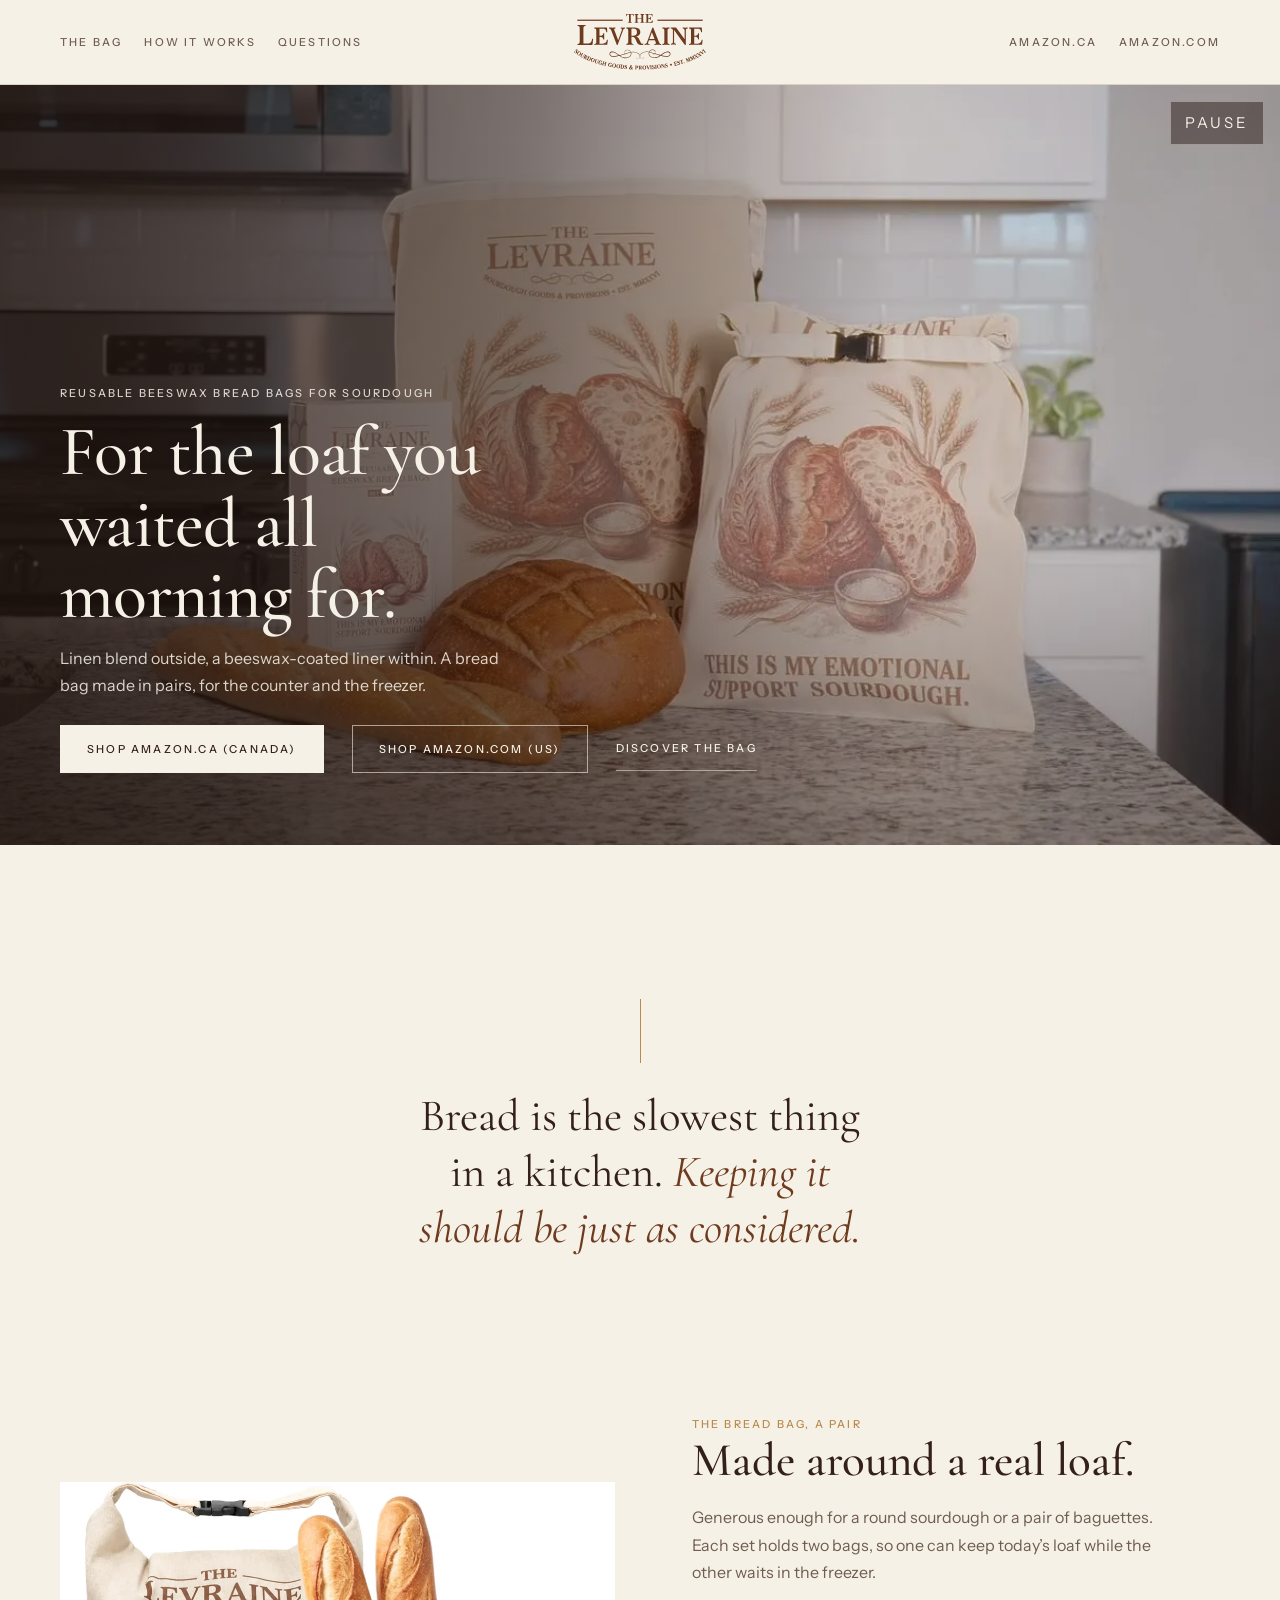
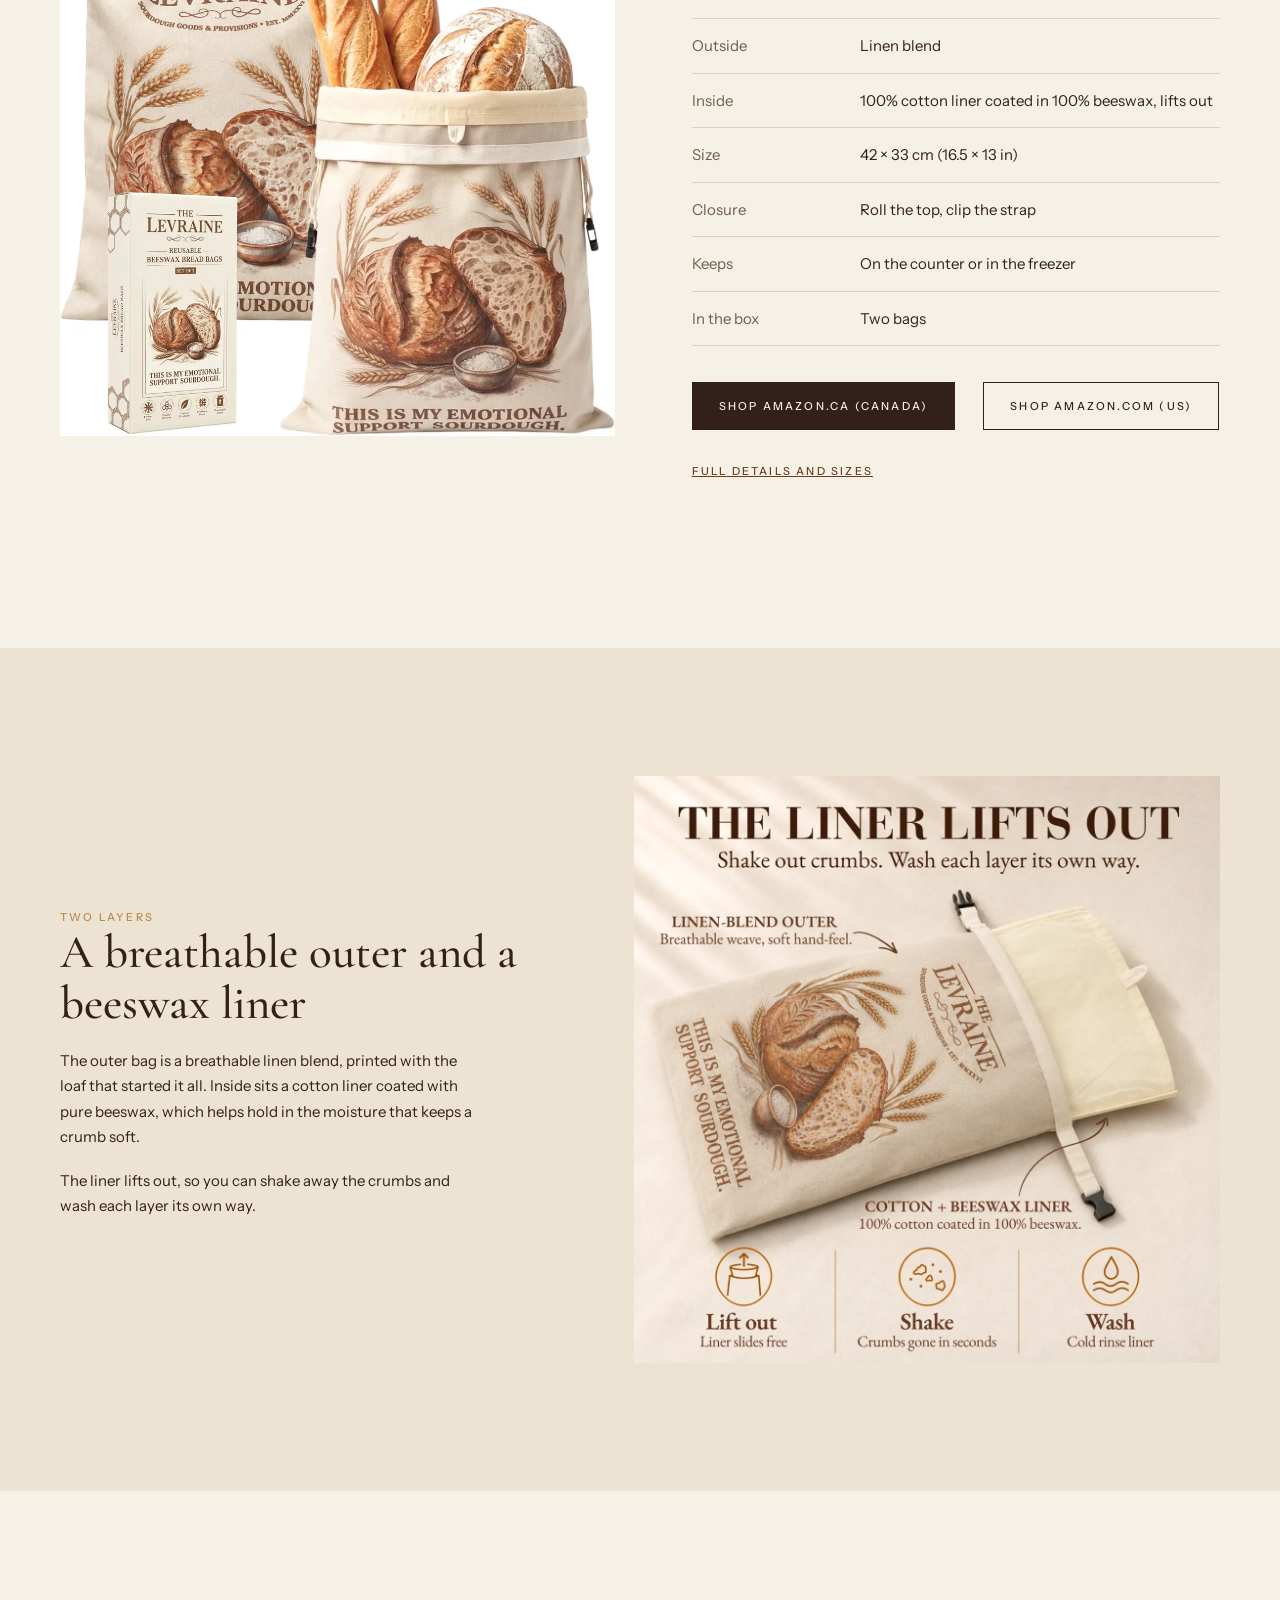
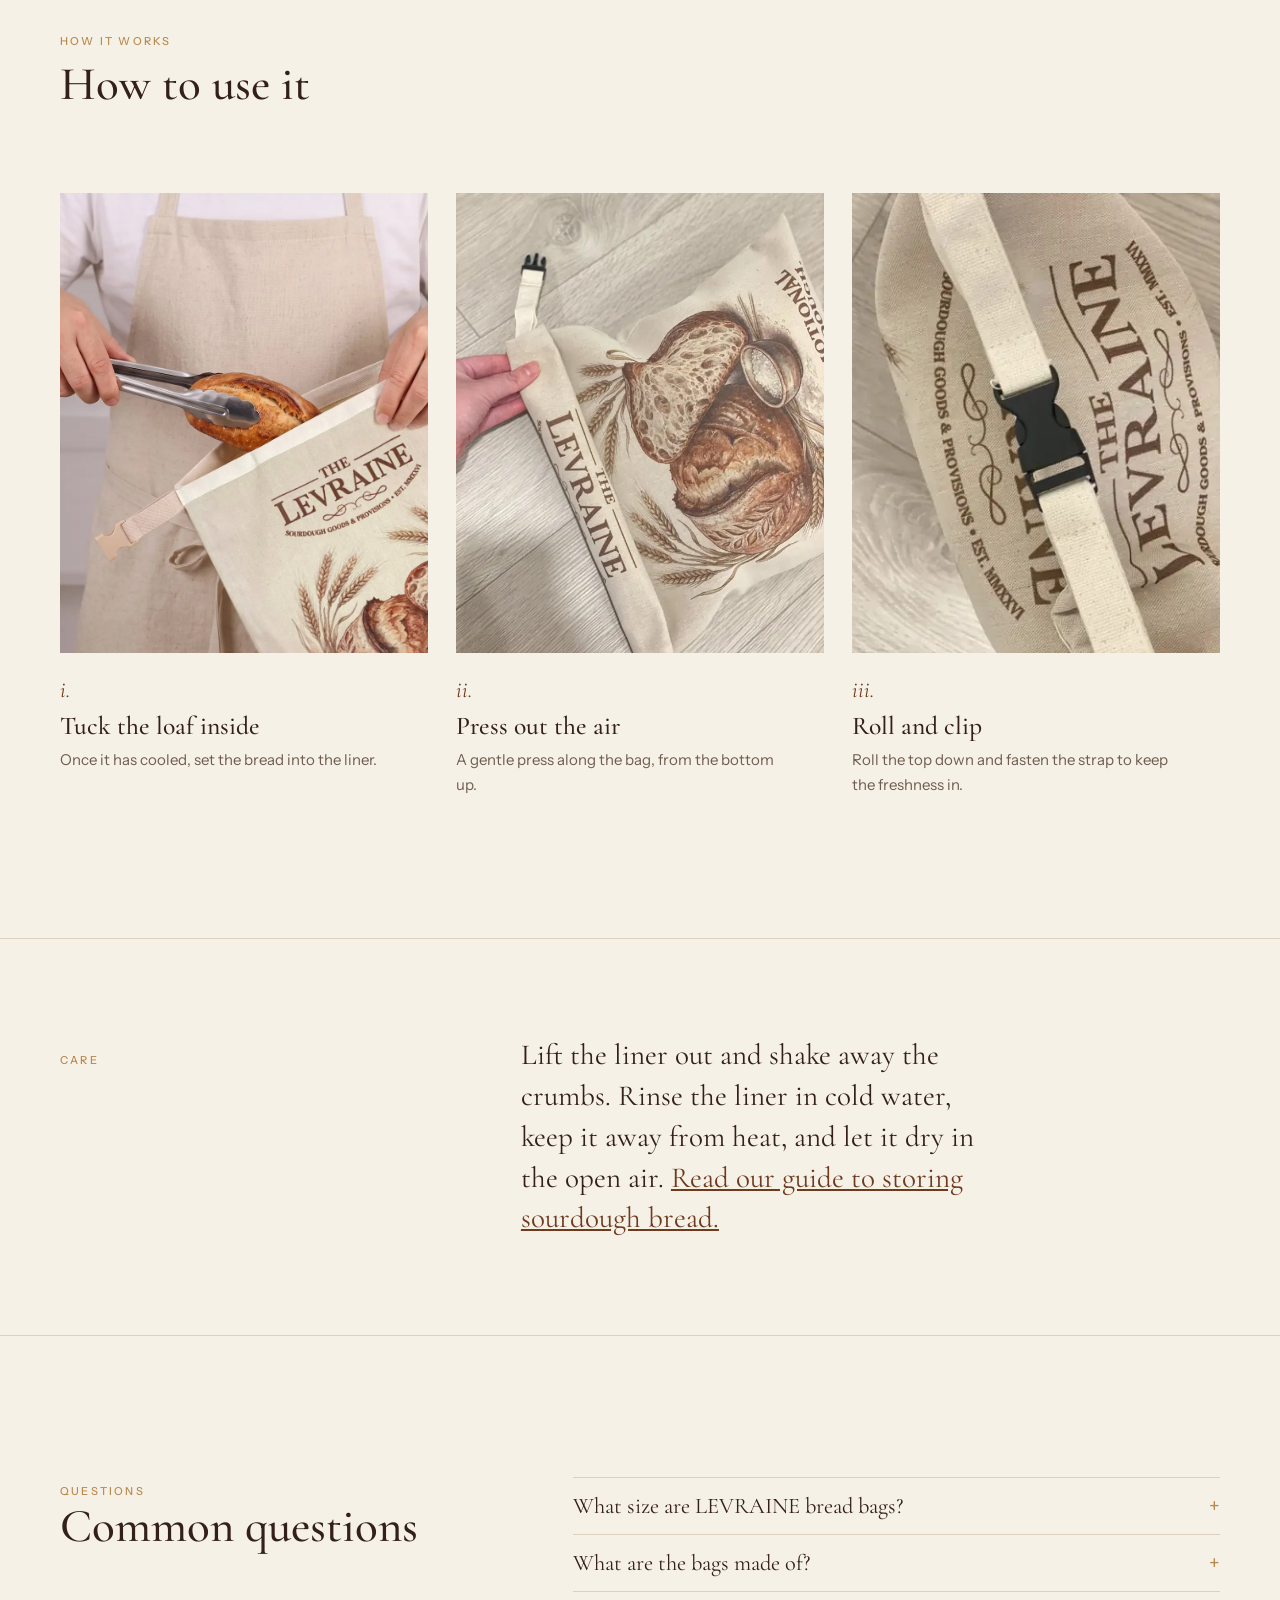
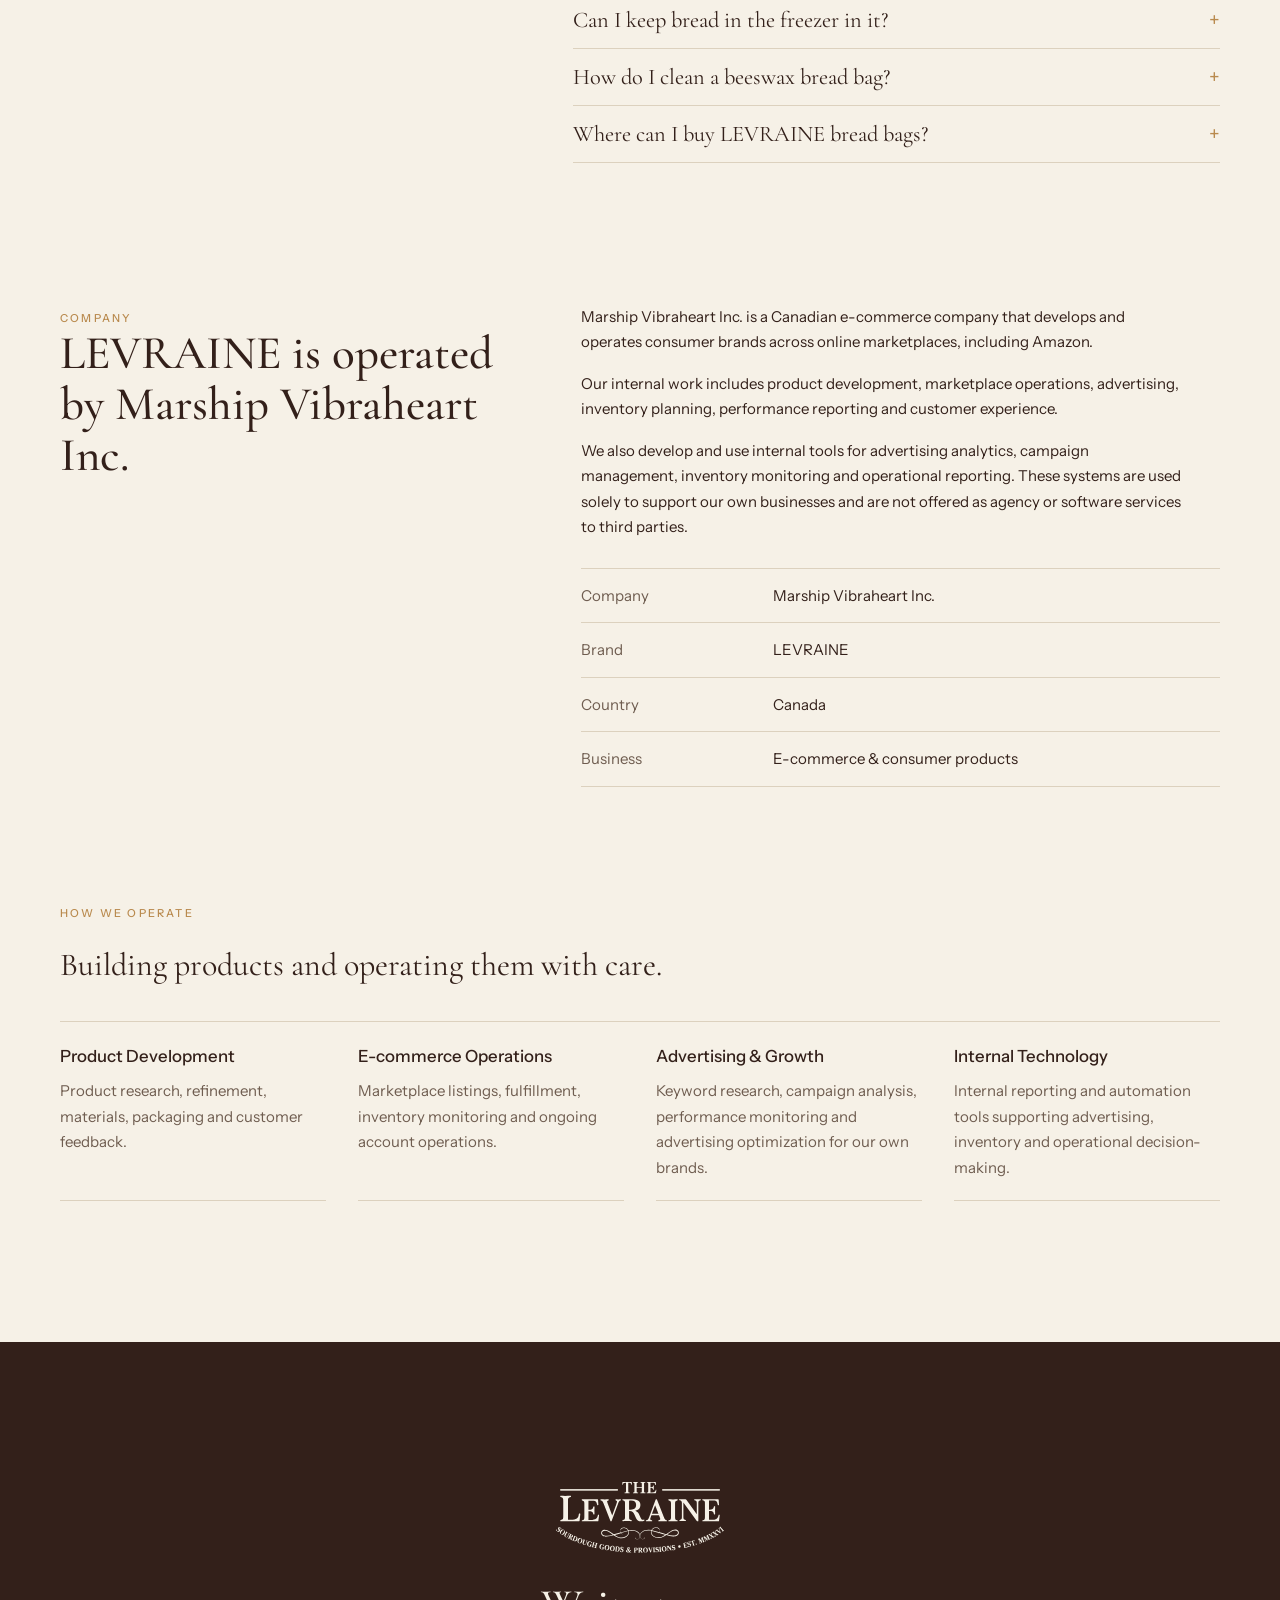
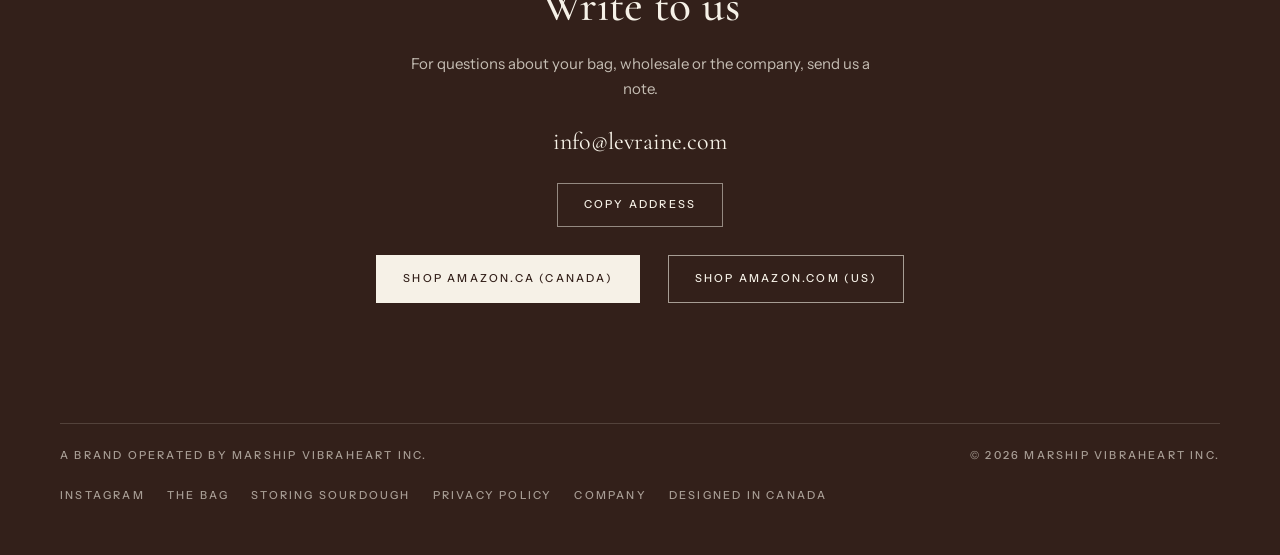
<file: index.html>
<!doctype html>
<html lang="en">
<head>
<meta charset="utf-8">
<meta name="viewport" content="width=device-width, initial-scale=1, viewport-fit=cover">
<title>Reusable Beeswax Bread Bags for Sourdough by LEVRAINE</title>
<meta name="description" content="A set of two XL reusable bread bags with linen-blend exteriors and removable beeswax-coated cotton liners, made for sourdough and artisan loaves. Shop on Amazon.ca and Amazon.com.">
<meta name="theme-color" content="#F6F1E7">
<link rel="canonical" href="https://levraine.com/">
<link rel="icon" href="data:image/svg+xml,<svg xmlns=%22http://www.w3.org/2000/svg%22 viewBox=%220 0 100 100%22><rect width=%22100%22 height=%22100%22 rx=%2218%22 fill=%22%236E3B1F%22/><text x=%2250%22 y=%2268%22 text-anchor=%22middle%22 font-size=%2256%22 fill=%22%23F6F1E7%22 font-family=%22Georgia%22>L</text></svg>">
<meta property="og:title" content="Reusable Beeswax Bread Bags for Sourdough by LEVRAINE">
<meta property="og:description" content="Linen blend outside, beeswax within. Bread bags made in pairs, designed in Canada.">
<meta property="og:image" content="https://levraine.com/assets/video/kitchen-poster.webp">
<link rel="preload" href="assets/fonts/cormorant-garamond-latin-500-normal.woff2" as="font" type="font/woff2" crossorigin>
<script type="application/ld+json">
{
  "@context": "https://schema.org",
  "@graph": [
    {
      "@type": "Organization",
      "@id": "https://levraine.com/#org",
      "name": "Marship Vibraheart Inc.",
      "url": "https://levraine.com/",
      "email": "info@levraine.com",
      "address": { "@type": "PostalAddress", "addressCountry": "CA" },
      "brand": { "@id": "https://levraine.com/#brand" }
    },
    {
      "@type": "Brand",
      "@id": "https://levraine.com/#brand",
      "name": "LEVRAINE",
      "alternateName": ["The Levraine", "Levraine"],
      "url": "https://levraine.com/",
      "sameAs": ["https://www.instagram.com/levraine.ca/", "https://www.amazon.ca/dp/B0H5FXR8X4", "https://www.amazon.com/dp/B0H5FXR8X4"]
    },
    {
      "@type": "Product",
      "@id": "https://levraine.com/#bread-bags",
      "name": "LEVRAINE Beeswax Bread Bags for Sourdough, 2 Pack XL, Removable Liners",
      "description": "A set of two XL reusable bread bags with a linen-blend outer and a removable liner of 100% cotton coated in 100% beeswax. Roll the top and clip the strap to close. For the counter or the freezer.",
      "brand": { "@id": "https://levraine.com/#brand" },
      "manufacturer": { "@id": "https://levraine.com/#org" },
      "sku": "LEV-BAG-ESD-01",
      "mpn": "LEV-BAG-ESD-01",
      "image": ["https://levraine.com/assets/img/bag-set.webp", "https://levraine.com/assets/img/liner-lifts-out.webp"],
      "material": "Linen blend outer; 100% cotton liner coated in 100% beeswax",
      "size": "42 x 33 cm (16.5 x 13 in)",
      "url": "https://levraine.com/",
      "sameAs": ["https://www.amazon.ca/dp/B0H5FXR8X4", "https://www.amazon.com/dp/B0H5FXR8X4"]
    },
    {
      "@type": "FAQPage",
      "mainEntity": [
        { "@type": "Question", "name": "What size are LEVRAINE bread bags?", "acceptedAnswer": { "@type": "Answer", "text": "Each bag measures 42 x 33 cm (16.5 x 13 in) laid flat, before rolling. That fits a round sourdough loaf or a pair of baguettes. Each set has two bags." } },
        { "@type": "Question", "name": "What are the bags made of?", "acceptedAnswer": { "@type": "Answer", "text": "The outer bag is a linen blend. The liner is 100% cotton coated in 100% beeswax, and it lifts out." } },
        { "@type": "Question", "name": "Can I keep bread in the freezer in it?", "acceptedAnswer": { "@type": "Answer", "text": "Yes. The bags are made for the counter or the freezer, so one bag can hold today's loaf while the other waits in the freezer." } },
        { "@type": "Question", "name": "How do I clean a beeswax bread bag?", "acceptedAnswer": { "@type": "Answer", "text": "Lift the liner out and shake out the crumbs. Rinse the liner in cold water, keep it away from heat, and let it air dry." } },
        { "@type": "Question", "name": "Where can I buy LEVRAINE bread bags?", "acceptedAnswer": { "@type": "Answer", "text": "On Amazon.ca in Canada and Amazon.com in the United States, under ASIN B0H5FXR8X4." } }
      ]
    }
  ]
}
</script>
<style>
/* Fonts are self-hosted on purpose: the privacy notice lists Cloudflare as the only third party
   on this site, so no Google Fonts or other outside requests are made. */
@font-face { font-family: "Cormorant Garamond"; src: url(assets/fonts/cormorant-garamond-latin-400-normal.woff2) format("woff2"); font-weight: 400; font-style: normal; font-display: swap; }
@font-face { font-family: "Cormorant Garamond"; src: url(assets/fonts/cormorant-garamond-latin-500-normal.woff2) format("woff2"); font-weight: 500; font-style: normal; font-display: swap; }
@font-face { font-family: "Cormorant Garamond"; src: url(assets/fonts/cormorant-garamond-latin-400-italic.woff2) format("woff2"); font-weight: 400; font-style: italic; font-display: swap; }
@font-face { font-family: "Instrument Sans"; src: url(assets/fonts/instrument-sans-latin-400-normal.woff2) format("woff2"); font-weight: 400; font-display: swap; }
@font-face { font-family: "Instrument Sans"; src: url(assets/fonts/instrument-sans-latin-500-normal.woff2) format("woff2"); font-weight: 500; font-display: swap; }

:root {
  --paper: #F6F1E7;     /* unbleached flour */
  --linen: #ECE3D2;     /* the bag's linen */
  --ink: #33201A;       /* dark crust */
  --brown: #6E3B1F;     /* the logo's brown */
  --muted: #6F5D50;
  --hair: #DCD1BE;
  --wheat: #B98A4E;
  --serif: "Cormorant Garamond", Garamond, Georgia, serif;
  --sans: "Instrument Sans", "Helvetica Neue", Arial, sans-serif;
  color-scheme: light;
}
* { box-sizing: border-box; }
html { scroll-behavior: smooth; }
@media (prefers-reduced-motion: reduce) { html { scroll-behavior: auto; } }
body { margin: 0; background: var(--paper); color: var(--ink); font: 400 0.9375rem/1.7 var(--sans); -webkit-font-smoothing: antialiased; }
img, video { display: block; max-width: 100%; height: auto; }
a { color: inherit; }
a:focus-visible, button:focus-visible { outline: 1px solid currentColor; outline-offset: 5px; }
.skip { position: absolute; left: -9999px; }
.skip:focus { left: 16px; top: 16px; z-index: 10; background: var(--paper); padding: 10px 14px; }
.in { max-width: 1240px; margin: 0 auto; padding-left: max(16px, env(safe-area-inset-left, 0px)); padding-right: max(16px, env(safe-area-inset-right, 0px)); }
@media (min-width: 760px) { .in { padding-left: max(40px, env(safe-area-inset-left, 0px)); padding-right: max(40px, env(safe-area-inset-right, 0px)); } }
.caps { text-transform: uppercase; letter-spacing: 0.2em; font-size: 0.6875rem; font-weight: 500; }
.serif { font-family: var(--serif); }
.logo { color: var(--brown); display: block; }

/* Header */
header.top { position: relative; z-index: 2; background: var(--paper); border-bottom: 1px solid var(--hair); }
header.top .in { display: grid; grid-template-columns: 1fr auto 1fr; align-items: center; min-height: 84px; gap: 12px; }
header.top nav { display: flex; gap: 22px; flex-wrap: wrap; }
header.top nav a { text-decoration: none; padding-block: 12px; color: var(--muted); }
header.top nav a:hover { color: var(--ink); }
header.top .home { width: 132px; padding-block: 8px; }
header.top .right { justify-self: end; }
@media (max-width: 720px) {
  header.top .in { grid-template-columns: 1fr; justify-items: center; padding-block: 10px; gap: 0; }
  header.top .left { display: none; }
  header.top .right { justify-self: center; }
}

/* Opening film */
.film { position: relative; background: var(--ink); color: var(--paper); overflow: hidden; }
.film video, .film .poster { width: 100%; height: min(86vh, 760px); min-height: 520px; object-fit: cover; opacity: 0.88; }
.film::after { content: ""; position: absolute; inset: 0; background: linear-gradient(180deg, rgba(31,19,14,0.1) 20%, rgba(31,19,14,0.82) 92%); pointer-events: none; }
@media (min-width: 900px) { .film::after { background: linear-gradient(90deg, rgba(31,19,14,0.78) 0%, rgba(31,19,14,0.45) 42%, rgba(31,19,14,0) 70%), linear-gradient(180deg, rgba(31,19,14,0) 55%, rgba(31,19,14,0.35) 100%); } }
.film .words { position: absolute; z-index: 1; left: 0; right: 0; bottom: clamp(32px, 6vw, 72px); }
.film .kicker { margin: 0 0 14px; font-family: var(--sans); color: rgba(246,241,231,0.85); }
.film .big { color: var(--paper); margin: 0 0 14px; font-family: var(--serif); font-weight: 500; font-size: clamp(2.4rem, 1.5rem + 3.6vw, 5rem); line-height: 1.02; letter-spacing: -0.01em; max-width: 14ch; }
.film p { margin: 0 0 26px; max-width: 40ch; color: rgba(246,241,231,0.86); font-size: 1rem; }
.acts { display: flex; flex-wrap: wrap; gap: 14px 28px; align-items: center; }
.btn { display: inline-flex; align-items: center; justify-content: center; min-height: 48px; padding: 0 26px; text-decoration: none; border: 1px solid currentColor; }
.btn.solid { background: var(--paper); color: var(--ink); border-color: var(--paper); }
.btn.solid:hover { background: transparent; color: var(--paper); }
.link { text-decoration: none; padding-block: 12px; border-bottom: 1px solid rgba(246,241,231,0.5); }
.film .toggle { position: absolute; z-index: 1; right: max(16px, env(safe-area-inset-right, 0px)); top: 16px; min-width: 44px; min-height: 44px; background: rgba(31,19,14,0.45); color: var(--paper); border: 1px solid rgba(246,241,231,0.4); font: inherit; cursor: pointer; padding: 0 14px; }

/* An opening line */
.line { text-align: center; }
.line .in { padding-block: clamp(80px, 12vw, 160px); display: grid; justify-items: center; gap: 26px; }
.line p { margin: 0; max-width: 26ch; font-family: var(--serif); font-size: clamp(1.7rem, 1.2rem + 2vw, 2.9rem); line-height: 1.25; text-wrap: balance; }
.line p i { color: var(--brown); }
.line .wheat { width: 1px; height: 64px; background: var(--wheat); }

/* The bag */
.bag .in { display: grid; gap: clamp(40px, 6vw, 96px); padding-bottom: clamp(80px, 11vw, 150px); align-items: center; }
@media (min-width: 900px) { .bag .in { grid-template-columns: 1.05fr 1fr; } }
.bag figure { margin: 0; }
.bag figure img { width: 100%; }
.bag h2, .section-h { margin: 0 0 18px; font-family: var(--serif); font-weight: 500; font-size: clamp(2rem, 1.5rem + 1.8vw, 3.2rem); line-height: 1.08; }
.bag .lede { margin: 0 0 32px; max-width: 44ch; color: var(--muted); font-size: 1rem; }
.spec { margin: 0 0 36px; border-top: 1px solid var(--hair); }
.spec div { display: grid; grid-template-columns: 9.5rem 1fr; gap: 16px; padding: 14px 0; border-bottom: 1px solid var(--hair); }
.spec dt { color: var(--muted); }
.spec dd { margin: 0; }
@media (max-width: 420px) { .spec div { grid-template-columns: 1fr; gap: 2px; } }
.btn.ghost { color: var(--paper); border-color: rgba(246,241,231,0.6); }
.btn.ghost:hover { border-color: var(--paper); }
.btn.line { color: var(--ink); border-color: var(--ink); }
.btn.line:hover { background: var(--ink); color: var(--paper); }
.btn.dark { background: var(--ink); color: var(--paper); border-color: var(--ink); }
.btn.dark:hover { background: transparent; color: var(--ink); }

/* Two layers: full-bleed photo with words over linen */
.layers { background: var(--linen); }
.layers .in { display: grid; gap: clamp(32px, 5vw, 72px); padding-block: clamp(72px, 10vw, 140px); align-items: center; }
@media (min-width: 900px) { .layers .in { grid-template-columns: 1fr 1.15fr; } }
.layers .words p { margin: 0 0 18px; max-width: 42ch; }
.liner { margin: 0; }
.liner img { width: 100%; }
.pair { display: grid; grid-template-columns: 1fr 1fr; gap: 12px; align-items: end; }
.pair img { width: 100%; aspect-ratio: 3 / 4; object-fit: cover; }
.pair img:first-child { aspect-ratio: 4 / 5; transform: translateY(-28px); }
.note { color: var(--muted); font-size: 0.8125rem; }

/* Ritual: three photographs in a row, numbered, no boxes */
.ritual .in { padding-block: clamp(80px, 11vw, 150px); }
.ritual header { display: grid; gap: 10px; margin-bottom: clamp(36px, 5vw, 64px); max-width: 640px; }
.ritual header .caps { color: var(--wheat); }
.steps { list-style: none; margin: 0; padding: 0; display: grid; gap: clamp(36px, 4vw, 48px); }
@media (min-width: 760px) { .steps { grid-template-columns: repeat(3, 1fr); gap: 28px; } }
.steps img { width: 100%; aspect-ratio: 4 / 5; object-fit: cover; margin-bottom: 18px; }
.steps .n { font-family: var(--serif); font-style: italic; color: var(--brown); font-size: 1.4rem; }
.steps h3 { margin: 2px 0 6px; font-family: var(--serif); font-weight: 500; font-size: 1.6rem; line-height: 1.15; }
.steps p { margin: 0; color: var(--muted); max-width: 34ch; }

/* Care: one quiet band */
.care { border-top: 1px solid var(--hair); border-bottom: 1px solid var(--hair); }
.care .in { display: grid; gap: 24px; padding-block: clamp(56px, 8vw, 96px); }
@media (min-width: 900px) { .care .in { grid-template-columns: 1fr 1.6fr; align-items: baseline; } }
.care p { margin: 0; font-family: var(--serif); font-size: clamp(1.35rem, 1.1rem + 0.9vw, 1.85rem); line-height: 1.4; max-width: 34ch; }

/* Questions */
.faq .in { padding-block: clamp(80px, 11vw, 150px) 0; display: grid; gap: clamp(28px, 4vw, 64px); }
@media (min-width: 900px) { .faq .in { grid-template-columns: 1fr 1.4fr; } }
.qa { border-top: 1px solid var(--hair); }
.qa details { border-bottom: 1px solid var(--hair); }
.qa summary { cursor: pointer; list-style: none; display: flex; justify-content: space-between; gap: 16px; align-items: center; min-height: 56px; padding: 12px 0; font-family: var(--serif); font-size: clamp(1.15rem, 1rem + 0.5vw, 1.4rem); line-height: 1.3; }
.qa summary::-webkit-details-marker { display: none; }
.qa summary::after { content: "+"; font-family: var(--sans); color: var(--wheat); font-size: 1.25rem; flex: none; }
.qa details[open] summary::after { content: "–"; }
.qa details p { margin: 0 0 20px; color: var(--muted); max-width: 60ch; }
.qa a { color: var(--brown); }

/* The house (company details stay on this page: the Amazon Ads application review refers to them) */
.house .in { padding-block: clamp(80px, 11vw, 150px); display: grid; gap: clamp(32px, 5vw, 72px); }
@media (min-width: 900px) { .house .in { grid-template-columns: 1fr 1.4fr; } }
.house .copy p { margin: 0 0 16px; max-width: 60ch; }
.facts { margin: 28px 0 0; display: grid; gap: 0; border-top: 1px solid var(--hair); }
.facts div { display: grid; grid-template-columns: 11rem 1fr; gap: 16px; padding: 14px 0; border-bottom: 1px solid var(--hair); }
.facts dt { color: var(--muted); }
.facts dd { margin: 0; }
.ops { grid-column: 1 / -1; padding-top: clamp(24px, 4vw, 48px); }
.ops-h { font-family: var(--serif, Georgia, serif); font-weight: 400; font-size: clamp(1.4rem, 3vw, 2rem); margin: 14px 0 28px; }
.ops-grid { display: grid; gap: 0 32px; grid-template-columns: repeat(auto-fit, minmax(220px, 1fr)); border-top: 1px solid var(--hair); }
.ops-grid div { padding: 20px 0; border-bottom: 1px solid var(--hair); }
.ops-grid h4 { margin: 0 0 8px; font-weight: 500; font-size: 1.05rem; }
.ops-grid p { margin: 0; max-width: 34ch; color: var(--muted); }
@media (max-width: 520px) { .facts div { grid-template-columns: 1fr; gap: 2px; } }

/* Contact */
.contact { background: var(--ink); color: var(--paper); }
.contact .in { padding-block: clamp(80px, 11vw, 140px) 40px; display: grid; justify-items: center; text-align: center; gap: 20px; }
.contact .logo { color: var(--paper); width: 168px; margin-bottom: 8px; }
.contact h2 { margin: 0; font-family: var(--serif); font-weight: 500; font-size: clamp(1.9rem, 1.4rem + 1.8vw, 3rem); line-height: 1.1; }
.contact p { margin: 0; max-width: 46ch; color: rgba(246,241,231,0.75); }
.mail { font-family: var(--serif); font-size: 1.5rem; user-select: all; }
.copy-btn { font: 500 0.6875rem/1 var(--sans); letter-spacing: 0.2em; text-transform: uppercase; color: var(--paper); background: transparent; border: 1px solid rgba(246,241,231,0.5); padding: 15px 26px; min-height: 44px; cursor: pointer; }
.copy-btn:hover { border-color: var(--paper); }
.contact .acts { margin-top: 8px; }
footer.end { align-items: center; margin-top: clamp(56px, 8vw, 100px); width: 100%; display: flex; justify-content: space-between; flex-wrap: wrap; gap: 12px 24px; padding-top: 22px; border-top: 1px solid rgba(246,241,231,0.16); color: rgba(246,241,231,0.6); }
footer.end a { text-decoration: none; padding-block: 10px; }
footer.end nav { display: flex; align-items: center; gap: 22px; flex-wrap: wrap; }

/* Gentle reveal. Content is visible without JavaScript; motion is skipped for reduced-motion users. */
.js .rise { opacity: 0; transform: translateY(18px); transition: opacity .9s ease, transform .9s ease; }
.js .rise.on { opacity: 1; transform: none; }
@media (prefers-reduced-motion: reduce) { .js .rise { opacity: 1; transform: none; transition: none; } }
</style>
</head>
<body>
<svg width="0" height="0" style="position:absolute" aria-hidden="true"><symbol id="lv-logo" viewBox="0 0 440.23 185.61"><defs><style>.lv1,.lv2{fill:currentColor;}.lv2{fill-rule:evenodd;}</style></defs><path class="lv1" d="M174,1.08l-.41,5.66c0,.42.18.42.5.42h.68c.32,0,.41,0,.55-.42.77-3.33,1.27-4.74,6.58-4.87h1.5V24.22c0,2.16-.5,3.12-3.18,3.62-.41.08-.59.21-.59.54v.38c0,.41.23.54.68.54,2,0,4.68-.13,6.68-.13,1.77,0,3.77.13,5.41.13.45,0,.63-.13.63-.54v-.38c0-.33-.18-.46-.59-.54-2.72-.5-3.09-1.46-3.13-3.62V1.87h.5c6.22,0,6.68,1.34,7.54,4.87.09.34.23.42.54.42h.69c.31,0,.49,0,.49-.42l-.4-5.66C198.64.29,198.41,0,197.28,0H175.43C174.29,0,174.07.29,174,1.08Z"/><path class="lv1" d="M205.5,5.87V23.43c0,2.75-.18,3.83-3.18,4.41-.41.08-.59.21-.59.54v.38c0,.41.23.54.64.54,2,0,4.72-.13,6.67-.13,1.77,0,3.82.13,5.5.13.41,0,.63-.13.63-.54v-.38c0-.33-.18-.46-.59-.54-3-.58-3.18-1.66-3.18-4.41V15.69h13.45v7.74c0,2.75-.14,3.83-3.18,4.41-.36.08-.59.21-.59.54v.38c0,.41.23.54.68.54,1.64,0,3.64-.09,5.41-.13h1.09c1.77,0,3.9.13,5.63.13.41,0,.59-.13.59-.54v-.38c0-.33-.18-.46-.55-.54-3-.58-3.17-1.66-3.17-4.41V5.87c0-2.71.13-3.83,3.17-4.41.37-.08.55-.21.55-.54V.54c0-.41-.18-.54-.59-.54-1.68,0-3.73.09-5.5.13h-1.22C225.4.09,223.4,0,221.76,0c-.45,0-.68.13-.68.54V.92c0,.33.23.46.59.54,3,.58,3.18,1.7,3.18,4.41v7.91H211.4V5.87c0-2.71.19-3.83,3.18-4.41.41-.08.59-.21.59-.54V.54c0-.41-.22-.54-.63-.54-1.68,0-3.73.13-5.5.13h-1.18C206.09.13,204,0,202.37,0c-.41,0-.64.13-.64.54V.92c0,.33.18.46.59.54C205.32,2,205.5,3.16,205.5,5.87Z"/><path class="lv1" d="M241.66,5.87v17.6c0,2.71-.18,3.83-3.18,4.37-.41.08-.59.21-.59.58v.38c0,.37.22.54.63.54,1.18,0,2.55,0,3.91-.09h18.26c1.09,0,1.32-.29,1.41-1.08l.95-7c.05-.46-.09-.67-.59-.67h-.41c-.45,0-.63.13-.72.63-.91,3.74-2.77,6.28-10.59,6.28h-3.18V15.77h.91c3.5,0,5.54.5,6.13,3.79.05.42.14.58.55.58h.64c.5,0,.59-.21.59-.58,0-1.83-.14-3.29-.14-4.79,0-1.79.18-3.24.18-4.7,0-.37-.13-.58-.54-.58h-.64c-.45,0-.59.12-.68.58-.64,3.21-2.54,3.83-6,3.83h-1v-12H252c6,0,6.81.5,7.9,4.37l.27,1.13c.14.37.23.58.73.58h.5c.5,0,.63-.25.59-.67l-.41-6.2C261.55.29,261.33,0,260.24,0H238.52c-.41,0-.63.13-.63.54V.92c0,.33.18.46.59.54C241.48,2,241.66,3.16,241.66,5.87Z"/><path class="lv1" d="M31.39,98.75V49.66c0-6.17.38-8.73,6.65-10.06.85-.19,1.23-.48,1.23-1.24v-.85c0-.95-.47-1.23-1.33-1.23-4.27,0-9.87.28-13.95.28-3.71,0-8.07-.28-11.49-.28-.95,0-1.33.28-1.33,1.23v.85c0,.76.38,1,1.23,1.24C18.67,40.93,19,43.49,19,49.66V89.73c0,6.27-.28,8.73-6.55,10.06-.85.19-1.23.48-1.23,1.24v.85c0,1,.38,1.24,1.33,1.24,1.9,0,4.17-.1,6.45-.1H59.21c2.47,0,2.56-.66,2.75-2.47L63.67,84c.1-.76-.19-1.23-1-1.23H61.39c-.76,0-1.33.09-1.52,1.33l-.38,2.28c-1.23,8-4.74,12.34-21.36,12.34Z"/><path class="lv1" d="M74.31,56.94V91.57c0,5.32-.32,7.53-5.73,8.6-.74.16-1.06.41-1.06,1.14v.74c0,.74.41,1.07,1.14,1.07,2.13,0,4.59-.09,7-.17h32.92c2,0,2.37-.57,2.53-2.13L112.87,87c.08-.9-.16-1.31-1.06-1.31h-.74c-.82,0-1.14.24-1.31,1.23-1.64,7.36-5,12.36-19.07,12.36H85V76.43h1.63c6.31,0,10,1,11.06,7.45.08.82.24,1.14,1,1.14h1.14c.9,0,1.07-.41,1.07-1.14,0-3.61-.25-6.47-.25-9.42,0-3.52.33-6.38.33-9.25,0-.74-.25-1.15-1-1.15H98.79c-.82,0-1.06.25-1.23,1.15-1.14,6.3-4.58,7.53-10.89,7.53H85V49.08h8c10.81,0,12.28,1,14.24,8.6l.49,2.21c.25.74.41,1.15,1.31,1.15h.91c.9,0,1.14-.5,1.06-1.31l-.74-12.2c-.08-1.56-.49-2.13-2.45-2.13H68.66c-.73,0-1.14.24-1.14,1.06v.74c0,.65.32.9,1.06,1.06C74,49.41,74.31,51.62,74.31,56.94Z"/><path class="lv1" d="M162.4,57.33c3-7.82,3.63-8.22,6.85-9.11.73-.16,1.05-.32,1.05-1v-.72a1,1,0,0,0-1.13-1.05c-2,0-3,.24-5,.24H162.4c-2.1,0-3.79-.24-5.08-.24-1,0-1.29.16-1.29,1.05v.72c0,.73.33.89,1,1.13,1.85.56,2.9,1.21,2.9,3a17.57,17.57,0,0,1-1.45,5.48l-11.2,30.88L135.72,56.76c-1.21-3.06-1.94-4.83-1.94-6,0-1.29,1-1.77,3.47-2.58.73-.16,1.05-.32,1.05-1v-.72a.93.93,0,0,0-1.05-1.05c-3,0-6.21.24-9.19.24s-7.17-.24-10.32-.24c-.88,0-1.21.24-1.21,1.05v.72c0,.73.33.89,1,1,3.71,1.13,4.76,1.69,7.42,8.54l17.65,45.47a1,1,0,0,0,1.13.89h.81a1.16,1.16,0,0,0,1.21-.81Z"/><path class="lv1" d="M191.49,72.43V51.73c0-2.3.65-2.95,3.11-2.95h2c8.76,0,13.42,3.76,13.42,11.7s-4.75,12-13.75,12Zm-5.73-27.17h-3.28c-3.6,0-3.6-.16-7.28-.16-.82,0-1.06.32-1.06,1.06v.74c0,.73.32.9,1,1.06,5.15,1.39,5.73,2.21,5.73,8.68V91.17c0,6.54-.74,7.36-5.73,8.67-.66.17-1,.33-1,1.07v.73c0,.82.32,1.07,1,1.07,3,0,6.71-.17,10-.25h2c3.19.08,7.12.25,10.14.25.66,0,1.07-.25,1.07-1.07v-.73c0-.74-.41-.9-1.07-1.07-4.91-1.31-5.72-2.13-5.72-8.1V76.27h1.8c6.71,0,9.57,3,13,10.81l2,4.58c4.18,9.57,7.86,11.46,14.9,11.46a15.62,15.62,0,0,0,7.77-1.64c.65-.41,1-.9.41-1.88l.08.08c-.41-1-.82-1.23-1.47-1a5.64,5.64,0,0,1-2.54.57c-2.37,0-4.33-2-7.85-10.31l-1.56-3.27c-2.21-5-5.4-8.43-10.56-10.32,8.43-1.55,13.67-5.81,13.67-14.89,0-11.86-9-15.38-24.47-15.38H194.6C192.47,45.1,189.44,45.26,185.76,45.26Z"/><path class="lv1" d="M259.76,60.68l8.73,22.85H251.43ZM244.25,91.61c-2.53,6.61-3.34,7.51-7.67,8.65-.73.16-1.06.41-1.06,1.06v.73c0,.82.33,1.07,1.22,1.07,3.11,0,2.86-.25,6-.25h1.72c3.59,0,2.77.25,6.53.25.65,0,1.06-.25,1.06-1.07v-.73c0-.65-.33-.9-1.06-1.06-3-.82-4.17-1.55-4.17-3.1,0-1.23.66-2.86,1.63-5.47l1.56-4.4h19.83l1.71,4.4a17.72,17.72,0,0,1,1.63,5.55c0,1.63-1.14,2.2-4.08,3-.65.16-1,.41-1,1.06v.73c0,.82.33,1.07,1,1.07,3.1,0,6.94-.17,10.12-.25s7.26.25,10.28.25c.9,0,1.23-.25,1.23-1.07v-.73c0-.65-.25-.9-1-1.06-3.27-.82-4.17-1.06-7.19-8.57l-18-45.78c-.32-.65-.57-.81-1.14-.81h-1.14a1,1,0,0,0-1.06.81Z"/><path class="lv1" d="M312,91.56V57c0-5.33.33-7.54,5.74-8.69.73-.17,1.06-.41,1.06-1.07v-.74c0-.82-.41-1.06-1.15-1.06-3,0-6.72.24-9.92.24h-2.13c-3.19,0-7-.24-9.92-.24-.73,0-1.15.24-1.15,1.06v.74c0,.66.33.9,1.07,1.07,5.41,1.15,5.74,3.36,5.74,8.69v34.6c0,5.41-.33,7.54-5.74,8.69-.74.16-1.07.41-1.07,1.06v.74c0,.82.42,1.07,1.15,1.07,3.61,0,8.37-.25,11.89-.25,3.2.08,7.05.25,10.08.25.74,0,1.15-.25,1.15-1.07v-.74c0-.65-.33-.9-1.06-1.06C312.28,99.1,312,97,312,91.56Z"/><path class="lv1" d="M373,101.66v-45c0-5.26.24-7.45,5.59-8.58.73-.17,1-.41,1-1.06v-.73c0-.81-.32-1.05-1.13-1.05-3,0-4.62.24-7,.24h-1c-2.52,0-4.05-.24-7.13-.24-.73,0-1.06.24-1.06,1.05V47c0,.65.33.89,1,1.06,5.42,1.13,5.67,3.32,5.67,8.58v28L341.65,46.56a2.52,2.52,0,0,0-2.51-1.22h-7.78c-3.89,0-3.65-.24-7.62-.24-.81,0-1.13.24-1.13,1v.73c0,.73.32,1,1.05,1.13,5.27,1,6.08,2.84,6.24,7.05V90.88c0,5.35-.32,7.45-5.67,8.59-.73.16-1.06.4-1.06,1v.73c0,.81.41,1.06,1.14,1.06,3.32,0,5-.17,8.1-.25,2.43.08,4,.25,7,.25.73,0,1.14-.25,1.14-1.06v-.73c0-.65-.33-.89-1.06-1-5.35-1.14-5.67-3.24-5.67-8.59V53.44l34.6,48.22c.89,1.21,1.54,1.46,2.27,1.46h.81A1.29,1.29,0,0,0,373,101.66Z"/><path class="lv1" d="M390.29,56.7V91.51c0,5.35-.33,7.57-5.76,8.64-.74.17-1.07.41-1.07,1.16v.74c0,.74.41,1.07,1.15,1.07,2.14,0,4.61-.09,7.08-.17h33.08c2,0,2.39-.57,2.55-2.14l1.73-13.91c.08-.9-.17-1.31-1.07-1.31h-.74c-.83,0-1.15.24-1.32,1.23-1.64,7.41-5,12.43-19.17,12.43H401v-23h1.65c6.34,0,10,1,11.11,7.49.08.82.25,1.15,1,1.15h1.15c.91,0,1.07-.41,1.07-1.15,0-3.62-.25-6.51-.25-9.47,0-3.54.33-6.42.33-9.3,0-.74-.24-1.15-1-1.15h-1.15c-.82,0-1.07.25-1.23,1.15-1.15,6.34-4.61,7.57-11,7.57H401V48.8h8.07c10.86,0,12.35,1,14.32,8.64l.49,2.22c.25.74.42,1.16,1.32,1.16h.91c.9,0,1.15-.5,1.07-1.32l-.75-12.26c-.08-1.57-.49-2.14-2.46-2.14H384.61c-.74,0-1.15.24-1.15,1.07v.74c0,.66.33.9,1.07,1.07C390,49.13,390.29,51.35,390.29,56.7Z"/><rect class="lv1" x="11.28" y="19.28" width="150.72" height="2.76"/><rect class="lv1" x="11.28" y="19.28" width="150.72" height="2.76"/><rect class="lv1" x="278.45" y="19.28" width="150.72" height="2.76"/><rect class="lv1" x="278.45" y="19.28" width="150.72" height="2.76"/><path class="lv1" d="M2.17,124.09,0,126.79l.86.69a.36.36,0,0,1,.52-.09,9.57,9.57,0,0,0,1.79,2.38,4.69,4.69,0,0,0,6.56-.56c3-3.78-2.71-6.81-.94-9a1.73,1.73,0,0,1,2.5-.21c2,1.58-.32,3.2.66,4l.44.36,2.06-2.57-.65-.52c-.16.11-.37.2-.53.07a2.77,2.77,0,0,1-.45-.91,3.86,3.86,0,0,0-1.1-1.4,4,4,0,0,0-5.59.42c-3,3.7,2.69,6.84.75,9.25a2,2,0,0,1-3,.34c-2.48-2-.54-4-1.18-4.49Z"/><path class="lv1" d="M13.63,136.33c-2.31-1.54-.49-5,.69-6.75s3.67-4.73,6-3.2.49,5-.7,6.75S15.92,137.87,13.63,136.33Zm-.5.74c3.16,2.12,6.88,1.14,9.11-2.18s1.71-7.12-1.47-9.25-6.87-1.14-9.1,2.19S10,135,13.13,137.07Z"/><path class="lv1" d="M26.24,129.64l-.13.24c-.62,1.09.77.65,0,1.93l-3.62,6.44c-1.41,2.49-.12,4.63,2.19,5.93s4.65,1.11,5.86-1l3.78-6.71c.73-1.28,1.07.13,1.68-1l.14-.24-2.68-1.51-.14.24c-.61,1.09.77.65,0,1.93l-3.79,6.71a2.66,2.66,0,0,1-3.77.91c-1.82-1-1.51-2.54-.57-4.21l3.42-6.07c.72-1.28,1.06.13,1.67-1l.14-.25Z"/><path class="lv1" d="M37.13,143.49l.14.07c.51.25.49,1.25.51,1.82l.15,5.27,3.47,1.68.15-.3c.42-.87-.44-.44-.51-1.49l-.28-3.92c-.09-1.33-.21-1.92-1.41-2.61l0,0,.43.21c1.46.71,3.61,1,4.75-1.34a3.18,3.18,0,0,0-1.6-4.31l-6.28-3-.14.3c-.51,1,.81.58.19,1.87l-4,8.29c-.62,1.29-1.08,0-1.59,1l-.15.31,4.41,2.14.15-.31c.5-1-.82-.58-.19-1.87Zm2.6-5.36,1.37.67a2.09,2.09,0,0,1,.58,2.89c-1,2-2.38,1.7-3.35,1.23l-.75-.37Z"/><path class="lv1" d="M50.51,143.14l1.19.5c.41.17,3.09,1.37,1,6.36-1.34,3.15-2.91,4.77-5.59,3.63l-.87-.37Zm-3.27,11.69c2.8,1.19,6.62.5,8.39-3.66,1.58-3.72,0-7-2.9-8.23l-5.41-2.29-.13.31c-.45,1.06.85.54.29,1.86l-3.6,8.48c-.56,1.32-1.09,0-1.54,1.08l-.13.31Z"/><path class="lv1" d="M60.65,159.54c-2.61-1-1.65-4.73-.92-6.72s2.45-5.47,5-4.51,1.65,4.73.91,6.72S63.24,160.49,60.65,159.54Zm-.31.84c3.57,1.31,7-.51,8.34-4.27s0-7.32-3.6-8.64-7,.51-8.34,4.27S56.76,159.06,60.34,160.38Z"/><path class="lv1" d="M71.74,150.24l-.08.27c-.38,1.19.88.48.43,1.88l-2.26,7c-.88,2.73.82,4.56,3.34,5.38s4.78.15,5.54-2.19l2.35-7.34c.45-1.4,1.07-.08,1.45-1.27l.09-.26-2.93-1-.08.27c-.39,1.19.88.48.43,1.88l-2.36,7.33a2.68,2.68,0,0,1-3.52,1.65c-2-.64-2-2.19-1.4-4l2.13-6.63c.45-1.4,1.07-.08,1.45-1.27l.09-.27Z"/><path class="lv1" d="M93.15,160.8l1-3.54-.91-.26c-.15.17-.24.34-.51.26s-1.17-1.33-3.21-1.9c-3.56-1-6.82,1.34-7.85,5-1.21,4.32.89,7.35,4.93,8.48,1.27.36,5.34.92,5.69-.33l.09-.32c-.64-.26-.57-.53-.4-1.1l.54-2a1.83,1.83,0,0,1,.77-1.29l-4.41-1.24-.07.27c-.4,1.42,1.25.26.61,2.53l-.32,1.15c-.34,1.2-1,1.79-2.35,1.41-2.89-.82-2.44-4.56-1.77-6.94s2.13-5.24,4.87-4.47c2.89.82,1.24,3.7,2.82,4.14Z"/><path class="lv1" d="M98.87,164.22l.92-3.78c.35-1.43,1.06-.17,1.36-1.38l.06-.27-4.76-1.16-.06.27c-.3,1.22.91.42.57,1.85l-2.18,8.95c-.34,1.43-1.06.16-1.35,1.37l-.07.28,4.76,1.15.07-.27c.29-1.21-.92-.41-.57-1.84l1-4.09,4.73,1.15-1,4.09c-.35,1.42-1.11.15-1.4,1.36l-.07.27,4.81,1.17.07-.27c.29-1.21-.92-.42-.57-1.85l2.17-8.95c.35-1.43,1.06-.16,1.36-1.37l.06-.27L104,159.47l-.06.27c-.3,1.21.91.42.57,1.84l-.92,3.78Z"/><path class="lv1" d="M125.37,168l.71-3.62-.92-.18c-.14.18-.21.36-.49.31s-1.27-1.24-3.36-1.65c-3.62-.7-6.69,1.9-7.41,5.61-.86,4.4,1.48,7.25,5.59,8.05,1.3.26,5.4.49,5.65-.79l.07-.33c-.67-.2-.61-.48-.5-1.06l.39-2a1.83,1.83,0,0,1,.66-1.35l-4.49-.88-.06.27c-.28,1.44,1.27.15.82,2.47L121.8,174c-.24,1.23-.82,1.87-2.22,1.6-3-.58-2.81-4.34-2.34-6.77s1.7-5.4,4.5-4.85c3,.58,1.53,3.58,3.15,3.89Z"/><path class="lv1" d="M132.71,178c-2.74-.45-2.52-4.33-2.17-6.42s1.37-5.83,4.09-5.39,2.51,4.34,2.17,6.43S135.43,178.43,132.71,178Zm-.15.89c3.75.61,6.73-1.82,7.38-5.77s-1.4-7.19-5.17-7.81-6.73,1.82-7.38,5.77S128.79,178.25,132.56,178.87Z"/><path class="lv1" d="M146.87,180.1c-2.75-.37-2.64-4.26-2.35-6.37s1.19-5.86,3.93-5.49,2.64,4.26,2.35,6.36S149.6,180.47,146.87,180.1Zm-.12.88c3.77.51,6.68-2,7.21-6s-1.61-7.14-5.39-7.65-6.68,2-7.21,6S143,180.47,146.75,181Z"/><path class="lv1" d="M159.8,170.12l1.28.14c.44.05,3.35.42,2.77,5.8-.36,3.4-1.4,5.41-4.3,5.1l-.93-.1Zm.26,12.14a6.21,6.21,0,0,0,7-5.93c.44-4-2.05-6.7-5.16-7l-5.84-.62,0,.33c-.13,1.15,1,.27.81,1.7l-1,9.16c-.16,1.42-1,.34-1.16,1.48l0,.34Z"/><path class="lv1" d="M167.92,179.59l-.3,3.45,1.1.1c0-.22.15-.38.38-.36a10,10,0,0,0,2.81,1,4.68,4.68,0,0,0,5.14-4.11c.42-4.84-6.05-4.14-5.81-7a1.73,1.73,0,0,1,2-1.57c2.52.21,1.52,2.84,2.77,2.94l.56.05.28-3.28-.82-.07c-.07.18-.2.37-.41.36a3.08,3.08,0,0,1-.88-.51A3.81,3.81,0,0,0,173,170a4,4,0,0,0-4.41,3.47c-.41,4.73,6.05,4.17,5.78,7.25a2,2,0,0,1-2.29,2c-3.17-.27-2.66-3-3.48-3.06Z"/><path class="lv1" d="M190.19,176.47a6.31,6.31,0,0,1-.88-2.77,1.43,1.43,0,0,1,1.54-1.46,1.71,1.71,0,0,1,1.51,2C192.29,175.57,191.31,176.08,190.19,176.47Zm2.51,1.88c0,.93,1.17.18,1.12,1.25a2.47,2.47,0,0,1-.76,1.6,24.7,24.7,0,0,1-2.39-3.81c1.44-.37,3.14-1.42,3.23-3.17.1-1.95-1.85-2.89-3.42-3a3.57,3.57,0,0,0-4,3.18,5.91,5.91,0,0,0,.84,2.93c-1.78.53-3.77,1.11-3.89,3.41-.15,2.79,2.48,4,4.74,4.13a5.6,5.6,0,0,0,3.55-.93,3.94,3.94,0,0,0,2.61,1.25c.86.05,2.54-.2,3-1l-.65-.63a1.34,1.34,0,0,1-1,.34c-.76,0-1.59-1.11-2-1.77a12.67,12.67,0,0,0,1.37-2.16c.42-1,1.41-.71,1.45-1.38l0-.44-3.86-.21ZM191,183.26a2.63,2.63,0,0,1-1.67.49,3.06,3.06,0,0,1-2.74-3.41,2.21,2.21,0,0,1,1.23-2Z"/><path class="lv1" d="M208.9,185.34V185c0-1.16-1.14-.19-1.12-1.63l.08-3.92,1.89,0c2.05,0,4.47-.52,4.53-3.69.05-2.56-2-3.48-4.11-3.52l-6.08-.12v.34c0,1.15,1,.18,1,1.62l-.17,9.21c0,1.43-1,.43-1,1.58v.33ZM208,173.28l.88,0c1.36,0,2.36.53,2.32,2.46s-1.09,2.7-2.31,2.68l-1,0Z"/><path class="lv1" d="M219.6,179.37h.16c.57,0,1,.91,1.26,1.41l2.45,4.67h3.85v-.34c0-1-.58-.2-1.11-1.11l-2-3.4c-.66-1.16-1-1.64-2.41-1.73v0h.48c1.62,0,3.69-.67,3.68-3.28a3.19,3.19,0,0,0-3.33-3.18l-7,0v.34c0,1.15,1,.16,1,1.59l0,9.22c0,1.43-1,.44-1,1.6v.33h4.9v-.33c0-1.16-1-.17-1-1.6Zm0-6h1.52a2.09,2.09,0,0,1,1.79,2.34c0,2.22-1.39,2.57-2.47,2.58h-.83Z"/><path class="lv1" d="M234.61,184.72c-2.78.06-3.28-3.8-3.33-5.92s.26-6,3-6.05,3.28,3.79,3.33,5.91S237.37,184.65,234.61,184.72Zm0,.89c3.8-.1,6.28-3,6.17-7s-2.71-6.8-6.53-6.71-6.27,3-6.17,7S230.81,185.7,234.63,185.61Z"/><path class="lv1" d="M248.78,180.89l-3-7a5.38,5.38,0,0,1-.3-.71c0-.6.95-.11.9-1.05l0-.38-5,.24,0,.28c0,1,.7.3,1.16,1.4l4.73,11.14,1.34-.07,3.48-11.61c.35-1.19,1.14-.31,1.08-1.43v-.28l-3.22.16,0,.28c.05,1,1,.49,1,1.1a2.78,2.78,0,0,1-.16.76Z"/><path class="lv1" d="M253.9,171.37l0,.28c.08,1.24,1,.12,1.11,1.58l.6,9.2c.1,1.46-1,.47-.9,1.71l0,.28,4.92-.32,0-.28c-.08-1.24-1-.12-1.11-1.58l-.6-9.2c-.09-1.46,1-.47.9-1.71l0-.28Z"/><path class="lv1" d="M260.78,180.57l.27,3.45,1.1-.09c0-.22.09-.4.32-.42a9.67,9.67,0,0,0,2.93.5,4.7,4.7,0,0,0,4.39-4.91c-.39-4.84-6.65-3.09-6.88-5.91a1.73,1.73,0,0,1,1.68-1.87c2.52-.2,2,2.55,3.21,2.45l.57-.05-.27-3.28-.82.07c0,.19-.13.4-.34.41a2.8,2.8,0,0,1-.95-.35,3.88,3.88,0,0,0-1.76-.27,4,4,0,0,0-3.78,4.15c.38,4.73,6.65,3.13,6.9,6.21a2,2,0,0,1-2,2.3c-3.17.25-3.11-2.51-3.94-2.45Z"/><path class="lv1" d="M270.08,170.14l0,.28c.12,1.24,1,.09,1.16,1.56l.88,9.17c.14,1.46-1,.5-.85,1.74l0,.28,4.91-.47,0-.28c-.12-1.24-1-.09-1.16-1.55l-.88-9.17c-.14-1.47,1-.51.85-1.75l0-.27Z"/><path class="lv1" d="M284.11,181.28c-2.76.32-3.61-3.48-3.85-5.59s-.29-6,2.45-6.29,3.61,3.48,3.85,5.58S286.85,181,284.11,181.28Zm.1.89c3.77-.44,6-3.59,5.51-7.57s-3.31-6.53-7.11-6.09-6,3.59-5.51,7.57S280.41,182.61,284.21,182.17Z"/><path class="lv1" d="M294.46,167.34l-4.19.6,0,.27c.18,1.24,1.13,0,1.34,1.48l1.3,9.12c.21,1.46-1,.57-.87,1.8l0,.28,3.31-.48,0-.27c-.18-1.24-1.15,0-1.35-1.48l-1.26-8.77,8.3,9.72,1.26-.18-1.57-11c-.21-1.45.92-.54.74-1.78l0-.27-3.06.43,0,.28c.18,1.23,1,0,1.23,1.5l.83,5.76Z"/><path class="lv1" d="M304,175.67l.57,3.41,1.08-.18c0-.22.06-.41.29-.44a10,10,0,0,0,3,.24,4.7,4.7,0,0,0,4-5.27c-.8-4.79-6.89-2.51-7.36-5.3a1.73,1.73,0,0,1,1.52-2c2.49-.42,2.17,2.37,3.4,2.16l.56-.09-.54-3.25-.82.14c0,.19-.09.41-.3.44a2.84,2.84,0,0,1-1-.27,3.94,3.94,0,0,0-1.78-.12,4,4,0,0,0-3.41,4.46c.78,4.68,6.89,2.55,7.4,5.6a2,2,0,0,1-1.74,2.46c-3.14.52-3.31-2.24-4.13-2.11Z"/><path class="lv1" d="M323.87,172.31a3.28,3.28,0,1,0-3.7-2.61A3.21,3.21,0,0,0,323.87,172.31Z"/><path class="lv1" d="M336.68,160.48l2.24-.54c2-.48,1.87,1.66,2.88,1.41l.52-.12-.82-3.41a2.62,2.62,0,0,1-1.3.74l-7.56,1.83.08.32c.27,1.13,1-.07,1.34,1.33l2.16,9c.34,1.39-.85.67-.58,1.79l.08.32,9.62-2.32-.81-3.35-.41.1c-1.33.32.48,2.35-2,2.95l-2.87.69L338,166.09l1.15-.28c1.26-.3.93,1.19,1.92.95l.47-.11L340.7,163l-.31.08c-1.18.29.05,1.33-1.44,1.69l-1.16.28Z"/><path class="lv1" d="M345.41,167.18l.9,3.34,1.06-.28c0-.22,0-.41.24-.47a10,10,0,0,0,3-.05,4.71,4.71,0,0,0,3.43-5.63c-1.27-4.69-7.11-1.82-7.84-4.55a1.72,1.72,0,0,1,1.3-2.15c2.44-.66,2.4,2.15,3.61,1.82l.54-.14-.85-3.18-.81.21c0,.2,0,.42-.25.48a2.94,2.94,0,0,1-1-.18,4,4,0,0,0-1.78.06,4,4,0,0,0-3,4.77c1.23,4.58,7.11,1.86,7.92,4.84a2,2,0,0,1-1.49,2.62c-3.08.83-3.52-1.9-4.32-1.69Z"/><path class="lv1" d="M353.11,158.38l.47-.14c1.15-.35-1-2,1.92-2.84l.63-.18,2.93,9.74c.42,1.41-1,.72-.6,1.92l.08.26,5-1.49-.09-.27c-.35-1.19-1.13.15-1.56-1.26l-2.93-9.75.62-.18c2.88-.87,2,1.65,3.17,1.3l.47-.14-1-3.39a2.57,2.57,0,0,1-1.25.8L353.58,155a2.61,2.61,0,0,1-1.49,0Z"/><path class="lv1" d="M366.89,161.44a1.55,1.55,0,0,0-.94,2,1.5,1.5,0,1,0,.94-2Z"/><path class="lv1" d="M381.38,154.44l-5.48-6.8-4.06,1.55.09.26c.45,1.17,1-.18,1.52,1.2l3.27,8.61c.53,1.37-.93.79-.48,2l.1.27,3.14-1.2-.1-.26c-.45-1.16-1.11.22-1.63-1.15l-3.06-8h0l6.9,8.64,1-.39-.6-11.18h0l3.1,8.15c.52,1.38-.78.74-.34,1.9l.1.26,4.61-1.75-.09-.26c-.45-1.17-1,.19-1.55-1.18l-3.28-8.61c-.52-1.38.82-.75.37-1.92l-.1-.26-4,1.54Z"/><path class="lv1" d="M395.68,148.53l-5.86-6.47-4,1.78.11.25c.51,1.14,1-.23,1.58,1.11l3.77,8.41c.6,1.34-.88.84-.37,2l.11.25,3.07-1.37-.12-.25c-.51-1.14-1.09.28-1.69-1.06l-3.52-7.85h0l7.39,8.23,1-.46L396,142l0,0,3.57,8c.6,1.34-.74.78-.23,1.92l.11.25,4.51-2-.12-.25c-.51-1.14-1,.25-1.61-1.09l-3.77-8.41c-.6-1.34.77-.79.26-1.93l-.11-.26-4,1.77Z"/><path class="lv1" d="M407.09,142.57l2.81,1.71a2.53,2.53,0,0,1,.91.71c.32.61-.93.39-.41,1.39l.13.25,4.84-2.53-.13-.25c-.51-1-.51.08-1.72-.65l-5.72-3.54.39-4.51c.15-1.67,1.43-1,.82-2.13l-.15-.28-3.39,1.78.13.24c.51,1,1.06-.13,1.37.46a2.2,2.2,0,0,1,0,.92l-.26,2.91-2.84-1.73c-.11-.07-.39-.21-.46-.35-.23-.44.88-.33.4-1.26l-.15-.28L399,137.91l.13.25c.61,1.17.52-.12,1.8.65l5.16,3.14-.41,4.56c-.23,2.65-1.51,1.53-.85,2.8l.13.25,3.43-1.8-.13-.24c-.55-1.06-1,0-1.35-.56a2,2,0,0,1-.08-1Z"/><path class="lv1" d="M417.45,136.8l2.9,1.52a2.54,2.54,0,0,1,1,.66c.36.59-.91.44-.32,1.41l.15.24,4.67-2.83-.15-.24c-.57-.94-.51.11-1.76-.55L418,133.84l.11-4.52c0-1.68,1.36-1.07.68-2.18l-.16-.27-3.28,2,.14.24c.58,1,1.06-.21,1.4.36a2.07,2.07,0,0,1,.11.92l-.07,2.92L414,131.75a1.37,1.37,0,0,1-.48-.31c-.26-.43.86-.39.32-1.28l-.17-.28-4.56,2.77.14.24c.69,1.13.51-.15,1.84.54l5.35,2.81-.12,4.58c-.07,2.65-1.42,1.62-.68,2.85l.15.23,3.31-2-.15-.24c-.61-1-1,.12-1.38-.47a2,2,0,0,1-.14-1Z"/><path class="lv1" d="M429.56,130.41l-6.31-4.25a7.14,7.14,0,0,1-.64-.43c-.34-.49.75-.61.19-1.38l-.21-.3-4,2.89.16.23c.61.85.76-.13,1.74.54l10,6.79,1.1-.78-3.38-11.64c-.35-1.19.78-.88.13-1.79l-.16-.22-2.62,1.87.17.23c.6.84,1.09-.12,1.45.38a3.13,3.13,0,0,1,.27.72Z"/><path class="lv1" d="M428.09,120l.18.22c.79,1,.89-.5,1.83.63l5.87,7.1c.94,1.13-.51,1,.28,1.92l.18.21,3.8-3.14-.18-.22c-.79-1-.89.5-1.83-.63l-5.87-7.1c-.94-1.13.51-1-.28-1.92l-.18-.21Z"/><path class="lv2" d="M219.46,136.76a13.82,13.82,0,0,0-1.85-3.24,15.09,15.09,0,0,0-3-2.82,24.29,24.29,0,0,0-7.22-3.46,34.58,34.58,0,0,0-16.79-.69l-.34.07a13.84,13.84,0,0,0-11.48-7.36c-6.21-.28-11.53,4-11,10.49,0,.35.15,2.82.83,2.62-4.79,1.42-9.7,2.86-14.83,4.16l-2.19.64c-3.87-2.59-7.78-5.32-12-7.82-5.42-3.12-15.64-7.69-20.67.91-3.61,9.33,8.11,14,14.27,12.79a72.24,72.24,0,0,0,17.83-3.45c5.17,3.45,10.48,6.73,16.75,7.61a24.51,24.51,0,0,0,16.11-3,16.4,16.4,0,0,0,6.48-7,12.39,12.39,0,0,0,.56-8.92c.06-.46,4.83-.57,5.31-.6a35,35,0,0,1,9.37.59c7.42,1.54,17.22,9,13.08,17.53A7.89,7.89,0,0,1,214,150a4.22,4.22,0,0,1-4.13-1.15c-.6-.62-.57-2.76-1.27-2.88-1.17-.19-.53,1.53-.26,2a5.29,5.29,0,0,0,2.19,2,6.5,6.5,0,0,0,5.95-.83C220.74,146.38,221.19,141.1,219.46,136.76Zm-47.78-13.84c5.21-4.88,14-2.1,17.12,4-6.44,1.37-12.9,3.28-19.62,5.27A6.9,6.9,0,0,1,171.68,122.92Zm-37.9,17.81c-6.47,1-15.5-2.66-12.68-9.58,7.69-8,18.39.41,27.64,6.86A69.08,69.08,0,0,1,133.78,140.73Zm55.06-4.21c-5.23,10.15-21.48,11.92-31.89,4.1-1-.6-2-1.25-3-1.88,5.37-1.5,10.64-3.09,15.77-4.65,2.69,3.24,7.19,4.52,9.27.39-2.25,3.81-6.35,2.5-8.77-.54,6.45-2,12.7-3.84,18.59-5.33.2,0,.4-.06.61-.11A11.06,11.06,0,0,1,188.84,136.52Z"/><path class="lv2" d="M223.79,148.6a6.5,6.5,0,0,0,6,.83,5.29,5.29,0,0,0,2.19-2c.27-.46.91-2.18-.26-2-.7.12-.66,2.25-1.27,2.88a4.22,4.22,0,0,1-4.12,1.15,7.87,7.87,0,0,1-4.77-4.25c-4.14-8.53,5.66-16,13.08-17.52a34.64,34.64,0,0,1,9.37-.59c.48,0,5.25.14,5.31.6a12.36,12.36,0,0,0,.56,8.91,16.35,16.35,0,0,0,6.48,7,24.4,24.4,0,0,0,16.11,3c6.28-.87,11.59-4.15,16.75-7.61A72.25,72.25,0,0,0,307,142.5c6.16,1.25,17.88-3.46,14.27-12.79-5-8.6-15.25-4-20.67-.92-4.2,2.5-8.11,5.24-12,7.83-.73-.22-1.46-.42-2.19-.65-5.13-1.29-10-2.73-14.83-4.16.68.21.8-2.26.83-2.62.55-6.48-4.78-10.76-11-10.49A13.83,13.83,0,0,0,250,126.07l-.33-.08a34.86,34.86,0,0,0-16.8.69,24.32,24.32,0,0,0-7.22,3.47,15.09,15.09,0,0,0-3,2.82,13.43,13.43,0,0,0-1.85,3.24C219,140.55,219.49,145.83,223.79,148.6Zm47.26-16.94c-6.71-2-13.18-3.91-19.62-5.27,3.11-6.12,11.91-8.91,17.12-4A6.89,6.89,0,0,1,271.05,131.66Zm20.44,5.8c9.25-6.46,20-14.87,27.64-6.87,2.82,6.93-6.21,10.58-12.68,9.58A69.18,69.18,0,0,1,291.49,137.46ZM250.78,128l.6.11c5.89,1.49,12.14,3.37,18.6,5.33-2.43,3-6.53,4.34-8.78.53,2.08,4.14,6.58,2.85,9.27-.38,5.13,1.56,10.4,3.15,15.77,4.64-1,.64-2,1.29-2.95,1.89-10.42,7.82-26.67,6-31.9-4.1A11.06,11.06,0,0,1,250.78,128Z"/></symbol></svg>
<a class="skip" href="#main">Skip to content</a>

<header class="top">
  <div class="in">
    <nav class="left caps" aria-label="Primary"><a href="#bag">The bag</a><a href="#ritual">How it works</a><a href="#questions">Questions</a></nav>
    <a class="home" href="#main" aria-label="LEVRAINE, home"><svg class="logo" viewBox="0 0 440.23 185.61" role="img" aria-label="LEVRAINE logo: The Levraine, sourdough goods and provisions, established 2026"><use href="#lv-logo"/></svg></a>
    <nav class="right caps" aria-label="Shop"><a href="https://www.amazon.ca/dp/B0H5FXR8X4" rel="noopener" target="_blank">Amazon.ca</a><a href="https://www.amazon.com/dp/B0H5FXR8X4" rel="noopener" target="_blank">Amazon.com</a></nav>
  </div>
</header>

<main id="main">
  <section class="film" aria-labelledby="h1">
    <video id="film" autoplay muted loop playsinline preload="metadata" poster="assets/video/kitchen-poster.webp" aria-hidden="true">
      <source src="assets/video/kitchen.mp4" type="video/mp4">
    </video>
    <button class="toggle caps" id="film-toggle" type="button" aria-pressed="false">Pause</button>
    <div class="words">
      <div class="in">
        <h1 id="h1" class="caps kicker">Reusable beeswax bread bags for sourdough</h1>
        <p class="big">For the loaf you waited all morning for.</p>
        <p>Linen blend outside, a beeswax-coated liner within. A bread bag made in pairs, for the counter and the freezer.</p>
        <div class="acts">
          <a class="btn solid caps" href="https://www.amazon.ca/dp/B0H5FXR8X4" rel="noopener" target="_blank">Shop Amazon.ca (Canada)</a>
          <a class="btn ghost caps" href="https://www.amazon.com/dp/B0H5FXR8X4" rel="noopener" target="_blank">Shop Amazon.com (US)</a>
          <a class="link caps" href="#bag">Discover the bag</a>
        </div>
      </div>
    </div>
  </section>

  <section class="line" aria-label="Our thinking">
    <div class="in">
      <span class="wheat" aria-hidden="true"></span>
      <p class="rise">Bread is the slowest thing in a kitchen. <i>Keeping it should be just as considered.</i></p>
    </div>
  </section>

  <section class="bag" id="bag" aria-labelledby="bag-h">
    <div class="in">
      <figure class="rise"><img src="assets/img/bag-set.webp" width="1100" height="1097" alt="The LEVRAINE set of two: one bag rolled and clipped shut, one holding two baguettes and a sourdough loaf, beside the gift box"></figure>
      <div class="rise">
        <span class="caps" style="color:var(--wheat)">The bread bag, a pair</span>
        <h2 id="bag-h">Made around a real loaf.</h2>
        <p class="lede">Generous enough for a round sourdough or a pair of baguettes. Each set holds two bags, so one can keep today’s loaf while the other waits in the freezer.</p>
        <dl class="spec">
          <div><dt>Outside</dt><dd>Linen blend</dd></div>
          <div><dt>Inside</dt><dd>100% cotton liner coated in 100% beeswax, lifts out</dd></div>
          <div><dt>Size</dt><dd>42 × 33 cm (16.5 × 13 in)</dd></div>
          <div><dt>Closure</dt><dd>Roll the top, clip the strap</dd></div>
          <div><dt>Keeps</dt><dd>On the counter or in the freezer</dd></div>
          <div><dt>In the box</dt><dd>Two bags</dd></div>
        </dl>
        <div class="acts"><a class="btn dark caps" href="https://www.amazon.ca/dp/B0H5FXR8X4" rel="noopener" target="_blank">Shop Amazon.ca (Canada)</a><a class="btn line caps" href="https://www.amazon.com/dp/B0H5FXR8X4" rel="noopener" target="_blank">Shop Amazon.com (US)</a></div>
        <p style="margin-top:20px"><a class="caps" href="/products/beeswax-bread-bags/" style="color:var(--brown);display:inline-block;padding-block:12px">Full details and sizes</a></p>
      </div>
    </div>
  </section>

  <section class="layers" aria-labelledby="layers-h">
    <div class="in">
      <div class="words rise">
        <span class="caps" style="color:var(--wheat)">Two layers</span>
        <h2 class="section-h" id="layers-h">A breathable outer and a beeswax liner</h2>
        <p>The outer bag is a breathable linen blend, printed with the loaf that started it all. Inside sits a cotton liner coated with pure beeswax, which helps hold in the moisture that keeps a crumb soft.</p>
        <p>The liner lifts out, so you can shake away the crumbs and wash each layer its own way.</p>
      </div>
      <figure class="liner rise"><img src="assets/img/liner-lifts-out.webp" width="1200" height="1200" loading="lazy" alt="The liner lifts out: a linen-blend outer bag beside its cotton liner coated in beeswax. Lift out, shake out the crumbs, cold rinse the liner."></figure>
    </div>
  </section>

  <section class="ritual" id="ritual" aria-labelledby="ritual-h">
    <div class="in">
      <header class="rise">
        <span class="caps">How it works</span>
        <h2 class="section-h" id="ritual-h">How to use it</h2>
      </header>
      <ol class="steps">
        <li class="rise">
          <img src="assets/img/baker-1100.webp" width="1100" height="1088" loading="lazy" alt="A baker in a linen apron lowering a fresh loaf into the bag with tongs">
          <span class="n">i.</span>
          <h3>Tuck the loaf inside</h3>
          <p>Once it has cooled, set the bread into the liner.</p>
        </li>
        <li class="rise">
          <img src="assets/img/hand-roll-640.webp" width="640" height="853" loading="lazy" alt="A hand pressing the air out of the bag before rolling the top">
          <span class="n">ii.</span>
          <h3>Press out the air</h3>
          <p>A gentle press along the bag, from the bottom up.</p>
        </li>
        <li class="rise">
          <img src="assets/img/buckle-macro-640.webp" width="640" height="480" loading="lazy" alt="Close view of the strap and black buckle closing the rolled bag">
          <span class="n">iii.</span>
          <h3>Roll and clip</h3>
          <p>Roll the top down and fasten the strap to keep the freshness in.</p>
        </li>
      </ol>
    </div>
  </section>

  <section class="care" aria-label="Care">
    <div class="in">
      <span class="caps" style="color:var(--wheat)">Care</span>
      <p>Lift the liner out and shake away the crumbs. Rinse the liner in cold water, keep it away from heat, and let it dry in the open air. <a href="/guides/how-to-store-sourdough-bread/" style="color:var(--brown)">Read our guide to storing sourdough bread.</a></p>
    </div>
  </section>

  <section class="faq" id="questions" aria-labelledby="faq-h">
    <div class="in">
      <div class="rise">
        <span class="caps" style="color:var(--wheat)">Questions</span>
        <h2 class="section-h" id="faq-h">Common questions</h2>
      </div>
      <div class="qa rise">
        <details><summary>What size are LEVRAINE bread bags?</summary><p>Each bag measures 42 × 33 cm (16.5 × 13 in) laid flat, before rolling. That fits a round sourdough loaf or a pair of baguettes. Each set has two bags.</p></details>
        <details><summary>What are the bags made of?</summary><p>The outer bag is a linen blend. The liner is 100% cotton coated in 100% beeswax, and it lifts out.</p></details>
        <details><summary>Can I keep bread in the freezer in it?</summary><p>Yes. The bags are made for the counter or the freezer, so one bag can hold today’s loaf while the other waits in the freezer.</p></details>
        <details><summary>How do I clean a beeswax bread bag?</summary><p>Lift the liner out and shake out the crumbs. Rinse the liner in cold water, keep it away from heat, and let it air dry.</p></details>
        <details><summary>Where can I buy LEVRAINE bread bags?</summary><p>On <a href="https://www.amazon.ca/dp/B0H5FXR8X4" rel="noopener" target="_blank">Amazon.ca</a> in Canada and <a href="https://www.amazon.com/dp/B0H5FXR8X4" rel="noopener" target="_blank">Amazon.com</a> in the United States.</p></details>
      </div>
    </div>
  </section>

  <section class="house" id="company" aria-labelledby="company-h">
    <div class="in">
      <div class="rise">
        <span class="caps" style="color:var(--wheat)">Company</span>
        <h2 class="section-h" id="company-h">LEVRAINE is operated by Marship Vibraheart Inc.</h2>
      </div>
      <div class="copy rise">
        <p>Marship Vibraheart Inc. is a Canadian e-commerce company that develops and operates consumer brands across online marketplaces, including Amazon.</p>
        <p>Our internal work includes product development, marketplace operations, advertising, inventory planning, performance reporting and customer experience.</p>
        <p>We also develop and use internal tools for advertising analytics, campaign management, inventory monitoring and operational reporting. These systems are used solely to support our own businesses and are not offered as agency or software services to third parties.</p>
        <dl class="facts">
          <div><dt>Company</dt><dd>Marship Vibraheart Inc.</dd></div>
          <div><dt>Brand</dt><dd>LEVRAINE</dd></div>
          <div><dt>Country</dt><dd>Canada</dd></div>
          <div><dt>Business</dt><dd>E-commerce & consumer products</dd></div>
        </dl>
      </div>
      <div class="ops rise">
        <span class="caps" style="color:var(--wheat)">How we operate</span>
        <h3 class="ops-h">Building products and operating them with care.</h3>
        <div class="ops-grid">
          <div><h4>Product Development</h4><p>Product research, refinement, materials, packaging and customer feedback.</p></div>
          <div><h4>E-commerce Operations</h4><p>Marketplace listings, fulfillment, inventory monitoring and ongoing account operations.</p></div>
          <div><h4>Advertising &amp; Growth</h4><p>Keyword research, campaign analysis, performance monitoring and advertising optimization for our own brands.</p></div>
          <div><h4>Internal Technology</h4><p>Internal reporting and automation tools supporting advertising, inventory and operational decision-making.</p></div>
        </div>
      </div>
    </div>
  </section>
</main>

<section class="contact" id="contact" aria-labelledby="contact-h">
  <div class="in">
    <svg class="logo" viewBox="0 0 440.23 185.61" aria-hidden="true"><use href="#lv-logo"/></svg>
    <h2 id="contact-h">Write to us</h2>
    <p>For questions about your bag, wholesale or the company, send us a note.</p>
    <span class="mail" id="email">info@levraine.com</span>
    <button class="copy-btn" id="copy-email" type="button">Copy address</button>
    <div class="acts" style="justify-content:center"><a class="btn solid caps" href="https://www.amazon.ca/dp/B0H5FXR8X4" rel="noopener" target="_blank">Shop Amazon.ca (Canada)</a><a class="btn ghost caps" href="https://www.amazon.com/dp/B0H5FXR8X4" rel="noopener" target="_blank">Shop Amazon.com (US)</a></div>
    <footer class="end caps">
      <span>A brand operated by Marship Vibraheart Inc.</span>
      <span>© <span id="year">2026</span> Marship Vibraheart Inc.</span>
      <nav aria-label="Footer"><a href="https://www.instagram.com/levraine.ca/" rel="noopener" target="_blank">Instagram</a><a href="/products/beeswax-bread-bags/">The bag</a><a href="/guides/how-to-store-sourdough-bread/">Storing sourdough</a><a href="privacy.html">Privacy Policy</a><a href="#company">Company</a><span>Designed in Canada</span></nav>
    </footer>
  </div>
</section>

<script>
(function () {
  document.documentElement.classList.add('js');
  document.getElementById('year').textContent = new Date().getFullYear();

  // Reveal on scroll
  var items = document.querySelectorAll('.rise');
  if ('IntersectionObserver' in window) {
    var io = new IntersectionObserver(function (es) {
      es.forEach(function (e) { if (e.isIntersecting) { e.target.classList.add('on'); io.unobserve(e.target); } });
    }, { rootMargin: '0px 0px -8% 0px' });
    items.forEach(function (el) { io.observe(el); });
  } else { items.forEach(function (el) { el.classList.add('on'); }); }

  // Opening film: respect reduced motion, and give a pause control
  var v = document.getElementById('film'), b = document.getElementById('film-toggle');
  var reduce = window.matchMedia && window.matchMedia('(prefers-reduced-motion: reduce)').matches;
  function set(paused) { b.textContent = paused ? 'Play' : 'Pause'; b.setAttribute('aria-pressed', paused ? 'true' : 'false'); }
  if (reduce) { v.removeAttribute('autoplay'); v.pause(); set(true); }
  b.addEventListener('click', function () { if (v.paused) { v.play(); set(false); } else { v.pause(); set(true); } });

  // Copy email
  var btn = document.getElementById('copy-email'), email = document.getElementById('email');
  btn.addEventListener('click', function () {
    var done = function () { btn.textContent = 'Copied'; setTimeout(function () { btn.textContent = 'Copy address'; }, 1800); };
    var fallback = function () { var r = document.createRange(); r.selectNodeContents(email); var s = window.getSelection(); s.removeAllRanges(); s.addRange(r); btn.textContent = 'Selected, press copy'; };
    try { navigator.clipboard.writeText(email.textContent.trim()).then(done, fallback); } catch (e) { fallback(); }
  });
})();
</script>
</body>
</html>
</file>
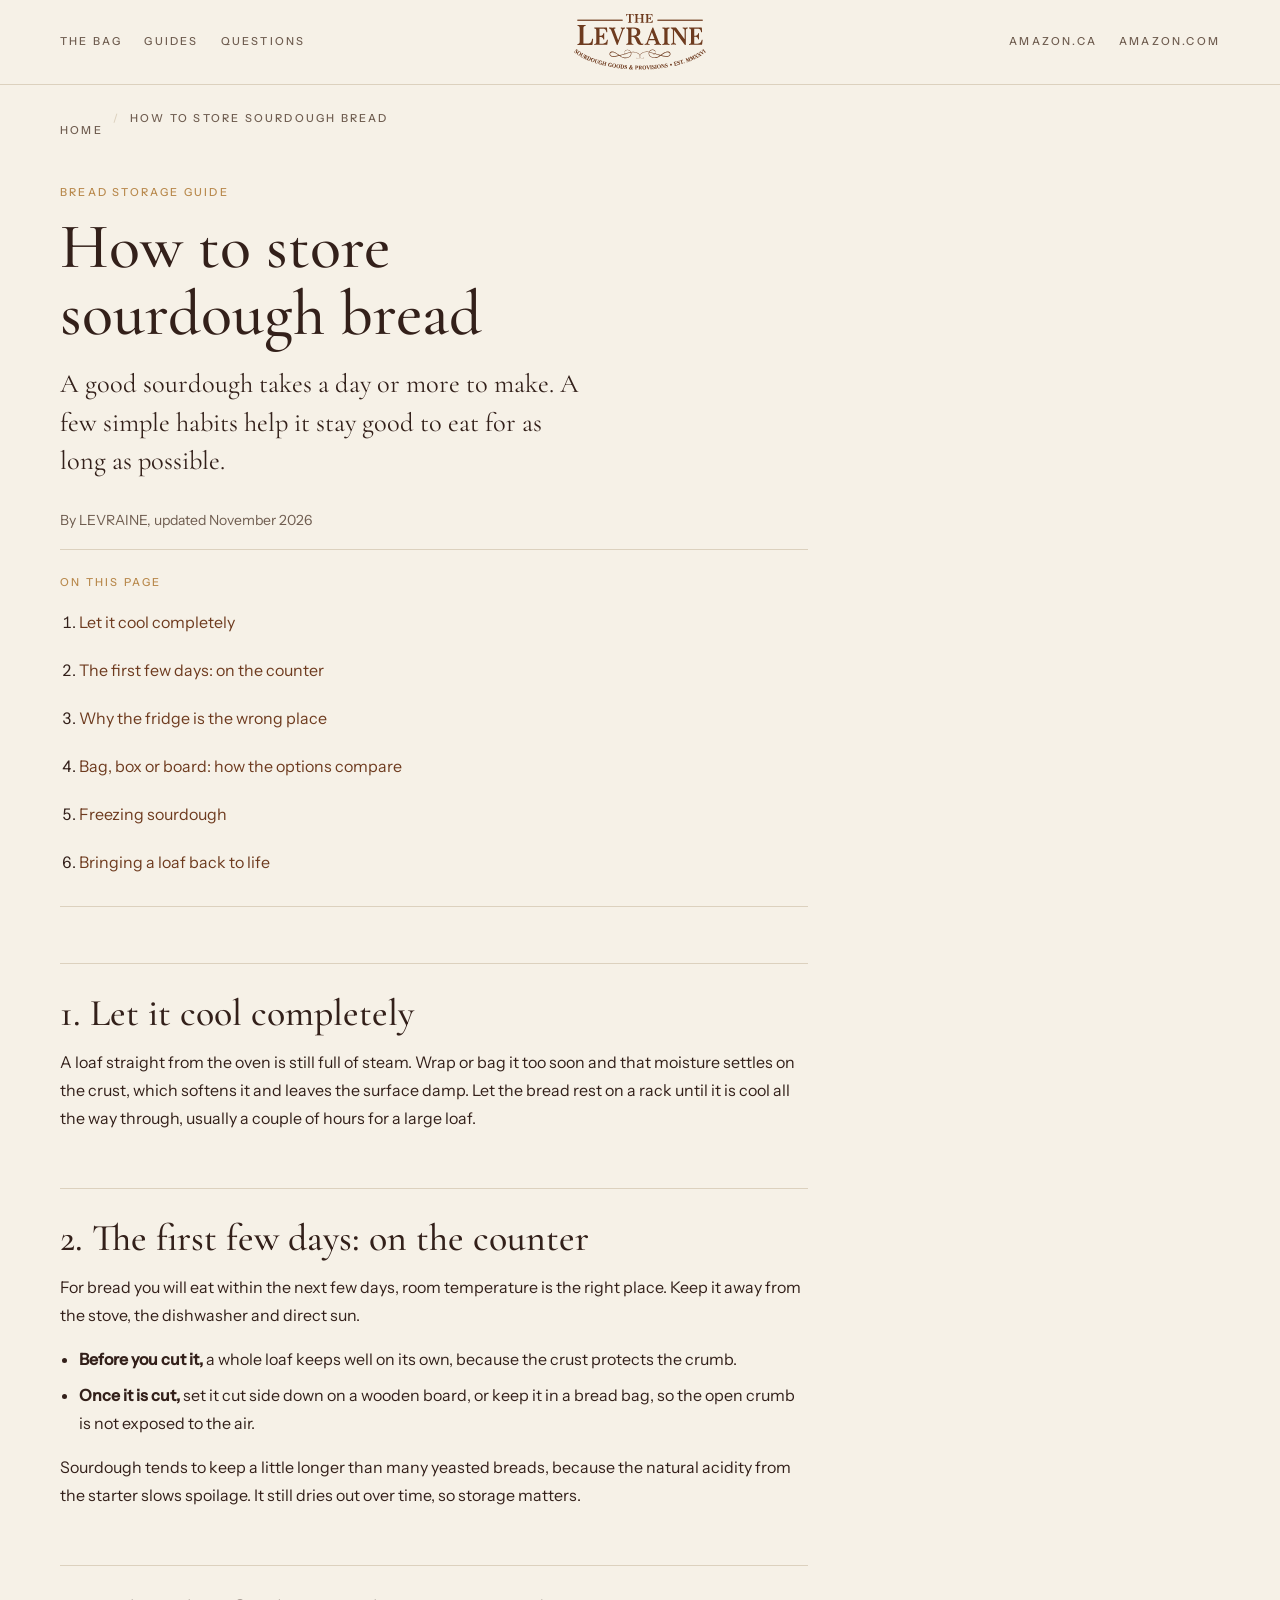
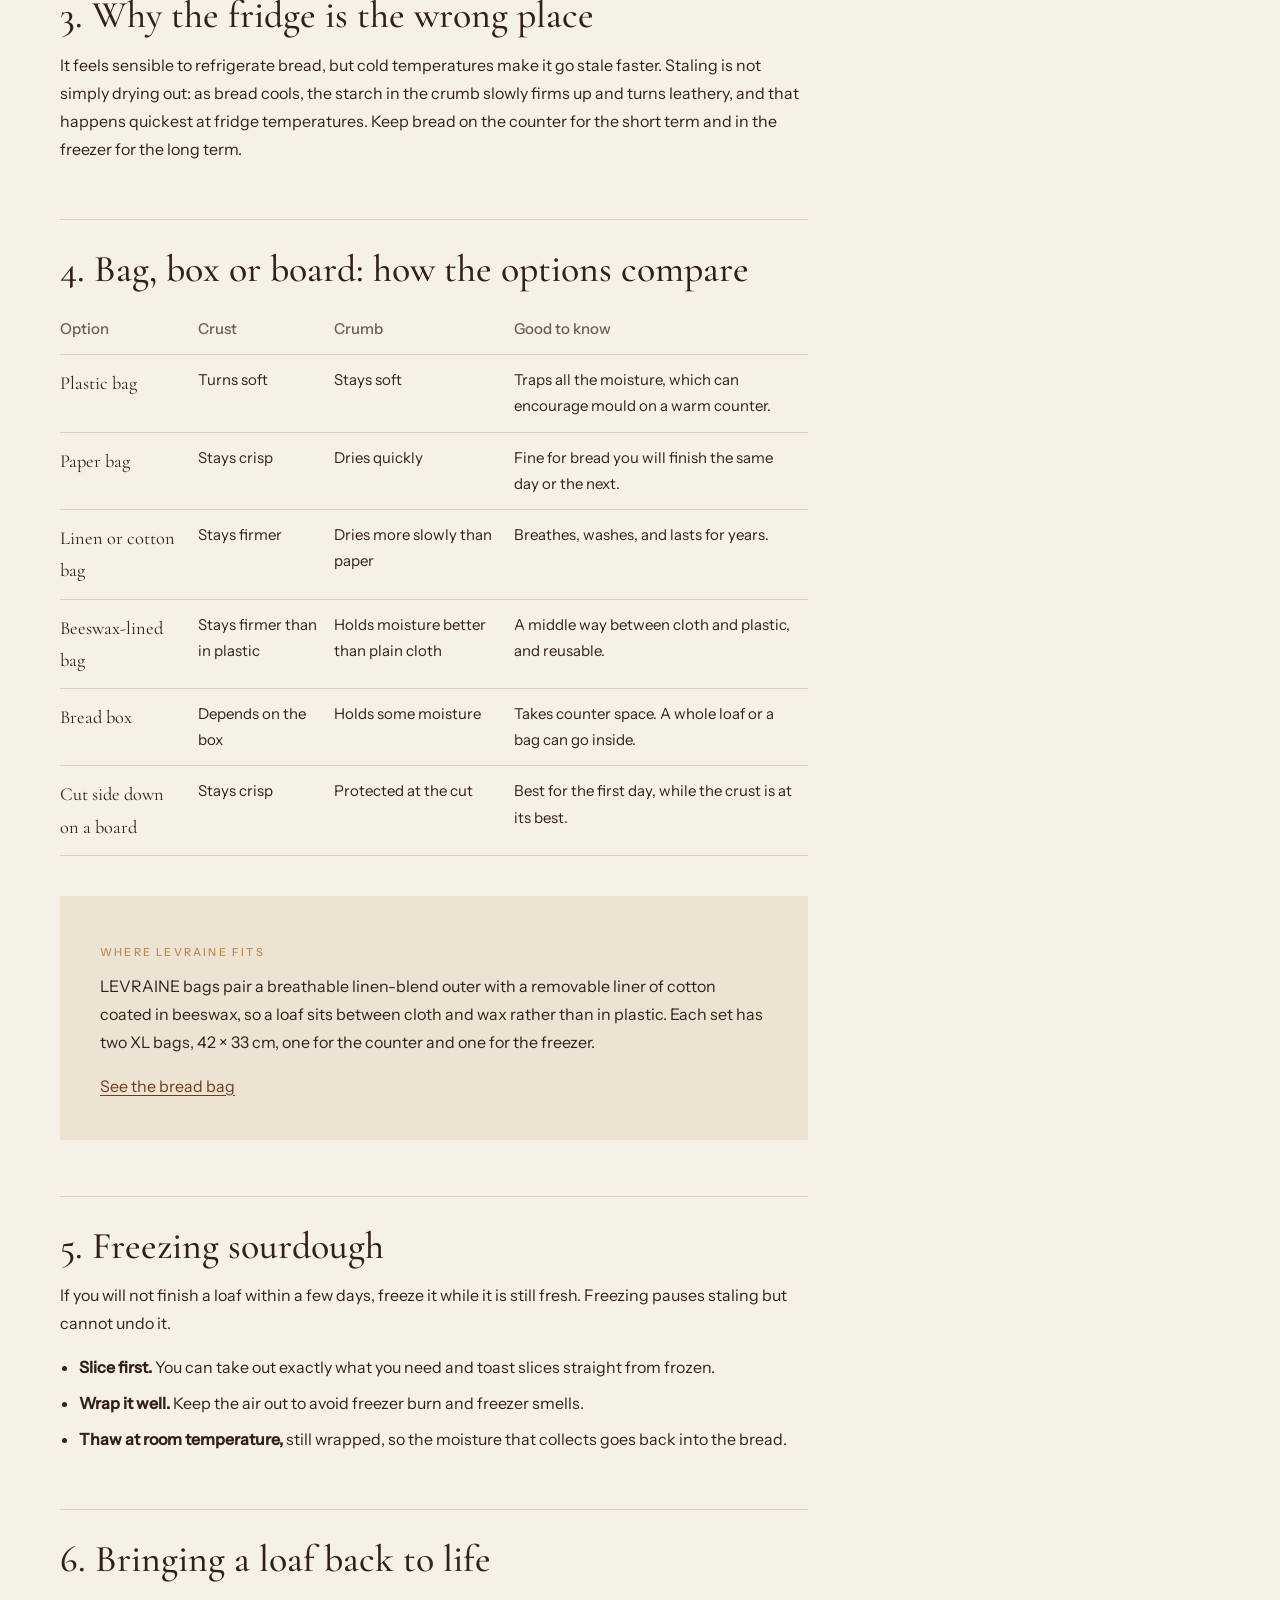
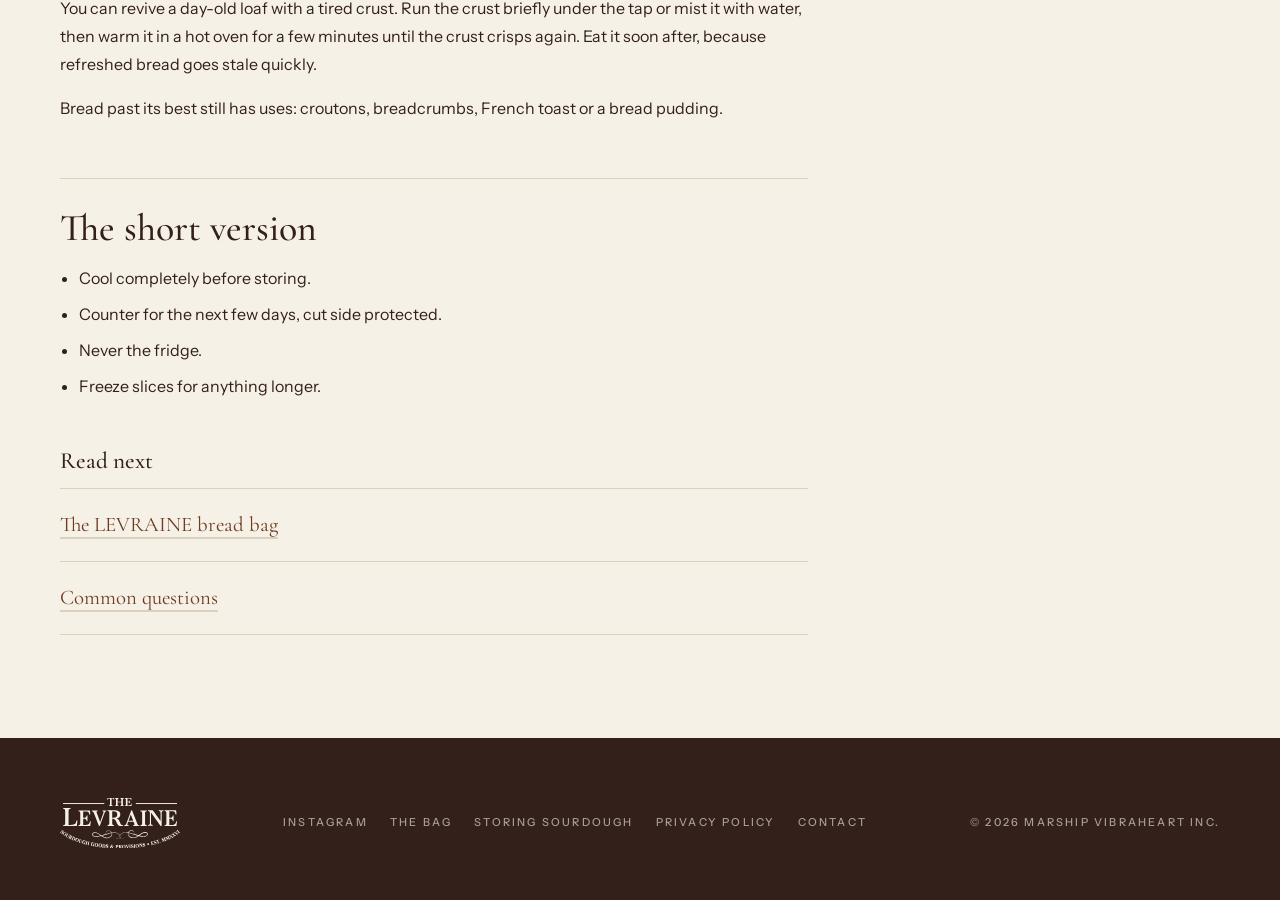
<file: guides/how-to-store-sourdough-bread/index.html>
<!doctype html>
<html lang="en">
<head>
<meta charset="utf-8">
<meta name="viewport" content="width=device-width, initial-scale=1, viewport-fit=cover">
<title>How to Store Sourdough Bread So It Stays Fresh</title>
<meta name="description" content="Keep sourdough fresh: let it cool fully, keep it on the counter for a few days, skip the fridge, and freeze slices for longer. Plus how bags, boxes and boards compare.">
<meta name="theme-color" content="#F6F1E7">
<link rel="canonical" href="https://levraine.com/guides/how-to-store-sourdough-bread/">
<meta property="og:title" content="How to Store Sourdough Bread So It Stays Fresh">
<meta property="og:description" content="Keep sourdough fresh: let it cool fully, keep it on the counter for a few days, skip the fridge, and freeze slices for longer. Plus how bags, boxes and boards compare.">
<meta property="og:image" content="https://levraine.com/assets/img/bag-set.webp">
<link rel="icon" href="data:image/svg+xml,<svg xmlns=%22http://www.w3.org/2000/svg%22 viewBox=%220 0 100 100%22><rect width=%22100%22 height=%22100%22 rx=%2218%22 fill=%22%236E3B1F%22/><text x=%2250%22 y=%2268%22 text-anchor=%22middle%22 font-size=%2256%22 fill=%22%23F6F1E7%22 font-family=%22Georgia%22>L</text></svg>">
<link rel="preload" href="/assets/fonts/cormorant-garamond-latin-500-normal.woff2" as="font" type="font/woff2" crossorigin>
<link rel="stylesheet" href="/assets/pages.css">
<script type="application/ld+json">
{
  "@context": "https://schema.org",
  "@graph": [
    {
      "@type": "BreadcrumbList",
      "itemListElement": [
        {
          "@type": "ListItem",
          "position": 1,
          "name": "Home",
          "item": "https://levraine.com/"
        },
        {
          "@type": "ListItem",
          "position": 2,
          "name": "How to store sourdough bread",
          "item": "https://levraine.com/guides/how-to-store-sourdough-bread/"
        }
      ]
    },
    {
      "@type": "Article",
      "headline": "How to store sourdough bread",
      "description": "How to keep sourdough fresh: cool it fully, keep it on the counter for a few days, avoid the fridge, and freeze slices for longer.",
      "datePublished": "2026-11-07",
      "dateModified": "2026-11-07",
      "author": {
        "@type": "Organization",
        "name": "LEVRAINE",
        "url": "https://levraine.com/"
      },
      "publisher": {
        "@type": "Organization",
        "name": "Marship Vibraheart Inc."
      },
      "mainEntityOfPage": "https://levraine.com/guides/how-to-store-sourdough-bread/",
      "image": "https://levraine.com/assets/img/bag-set.webp"
    }
  ]
}
</script>
</head>
<body>
<svg width="0" height="0" style="position:absolute" aria-hidden="true"><symbol id="lv-logo" viewBox="0 0 440.23 185.61"><defs><style>.lv1,.lv2{fill:currentColor;}.lv2{fill-rule:evenodd;}</style></defs><path class="lv1" d="M174,1.08l-.41,5.66c0,.42.18.42.5.42h.68c.32,0,.41,0,.55-.42.77-3.33,1.27-4.74,6.58-4.87h1.5V24.22c0,2.16-.5,3.12-3.18,3.62-.41.08-.59.21-.59.54v.38c0,.41.23.54.68.54,2,0,4.68-.13,6.68-.13,1.77,0,3.77.13,5.41.13.45,0,.63-.13.63-.54v-.38c0-.33-.18-.46-.59-.54-2.72-.5-3.09-1.46-3.13-3.62V1.87h.5c6.22,0,6.68,1.34,7.54,4.87.09.34.23.42.54.42h.69c.31,0,.49,0,.49-.42l-.4-5.66C198.64.29,198.41,0,197.28,0H175.43C174.29,0,174.07.29,174,1.08Z"/><path class="lv1" d="M205.5,5.87V23.43c0,2.75-.18,3.83-3.18,4.41-.41.08-.59.21-.59.54v.38c0,.41.23.54.64.54,2,0,4.72-.13,6.67-.13,1.77,0,3.82.13,5.5.13.41,0,.63-.13.63-.54v-.38c0-.33-.18-.46-.59-.54-3-.58-3.18-1.66-3.18-4.41V15.69h13.45v7.74c0,2.75-.14,3.83-3.18,4.41-.36.08-.59.21-.59.54v.38c0,.41.23.54.68.54,1.64,0,3.64-.09,5.41-.13h1.09c1.77,0,3.9.13,5.63.13.41,0,.59-.13.59-.54v-.38c0-.33-.18-.46-.55-.54-3-.58-3.17-1.66-3.17-4.41V5.87c0-2.71.13-3.83,3.17-4.41.37-.08.55-.21.55-.54V.54c0-.41-.18-.54-.59-.54-1.68,0-3.73.09-5.5.13h-1.22C225.4.09,223.4,0,221.76,0c-.45,0-.68.13-.68.54V.92c0,.33.23.46.59.54,3,.58,3.18,1.7,3.18,4.41v7.91H211.4V5.87c0-2.71.19-3.83,3.18-4.41.41-.08.59-.21.59-.54V.54c0-.41-.22-.54-.63-.54-1.68,0-3.73.13-5.5.13h-1.18C206.09.13,204,0,202.37,0c-.41,0-.64.13-.64.54V.92c0,.33.18.46.59.54C205.32,2,205.5,3.16,205.5,5.87Z"/><path class="lv1" d="M241.66,5.87v17.6c0,2.71-.18,3.83-3.18,4.37-.41.08-.59.21-.59.58v.38c0,.37.22.54.63.54,1.18,0,2.55,0,3.91-.09h18.26c1.09,0,1.32-.29,1.41-1.08l.95-7c.05-.46-.09-.67-.59-.67h-.41c-.45,0-.63.13-.72.63-.91,3.74-2.77,6.28-10.59,6.28h-3.18V15.77h.91c3.5,0,5.54.5,6.13,3.79.05.42.14.58.55.58h.64c.5,0,.59-.21.59-.58,0-1.83-.14-3.29-.14-4.79,0-1.79.18-3.24.18-4.7,0-.37-.13-.58-.54-.58h-.64c-.45,0-.59.12-.68.58-.64,3.21-2.54,3.83-6,3.83h-1v-12H252c6,0,6.81.5,7.9,4.37l.27,1.13c.14.37.23.58.73.58h.5c.5,0,.63-.25.59-.67l-.41-6.2C261.55.29,261.33,0,260.24,0H238.52c-.41,0-.63.13-.63.54V.92c0,.33.18.46.59.54C241.48,2,241.66,3.16,241.66,5.87Z"/><path class="lv1" d="M31.39,98.75V49.66c0-6.17.38-8.73,6.65-10.06.85-.19,1.23-.48,1.23-1.24v-.85c0-.95-.47-1.23-1.33-1.23-4.27,0-9.87.28-13.95.28-3.71,0-8.07-.28-11.49-.28-.95,0-1.33.28-1.33,1.23v.85c0,.76.38,1,1.23,1.24C18.67,40.93,19,43.49,19,49.66V89.73c0,6.27-.28,8.73-6.55,10.06-.85.19-1.23.48-1.23,1.24v.85c0,1,.38,1.24,1.33,1.24,1.9,0,4.17-.1,6.45-.1H59.21c2.47,0,2.56-.66,2.75-2.47L63.67,84c.1-.76-.19-1.23-1-1.23H61.39c-.76,0-1.33.09-1.52,1.33l-.38,2.28c-1.23,8-4.74,12.34-21.36,12.34Z"/><path class="lv1" d="M74.31,56.94V91.57c0,5.32-.32,7.53-5.73,8.6-.74.16-1.06.41-1.06,1.14v.74c0,.74.41,1.07,1.14,1.07,2.13,0,4.59-.09,7-.17h32.92c2,0,2.37-.57,2.53-2.13L112.87,87c.08-.9-.16-1.31-1.06-1.31h-.74c-.82,0-1.14.24-1.31,1.23-1.64,7.36-5,12.36-19.07,12.36H85V76.43h1.63c6.31,0,10,1,11.06,7.45.08.82.24,1.14,1,1.14h1.14c.9,0,1.07-.41,1.07-1.14,0-3.61-.25-6.47-.25-9.42,0-3.52.33-6.38.33-9.25,0-.74-.25-1.15-1-1.15H98.79c-.82,0-1.06.25-1.23,1.15-1.14,6.3-4.58,7.53-10.89,7.53H85V49.08h8c10.81,0,12.28,1,14.24,8.6l.49,2.21c.25.74.41,1.15,1.31,1.15h.91c.9,0,1.14-.5,1.06-1.31l-.74-12.2c-.08-1.56-.49-2.13-2.45-2.13H68.66c-.73,0-1.14.24-1.14,1.06v.74c0,.65.32.9,1.06,1.06C74,49.41,74.31,51.62,74.31,56.94Z"/><path class="lv1" d="M162.4,57.33c3-7.82,3.63-8.22,6.85-9.11.73-.16,1.05-.32,1.05-1v-.72a1,1,0,0,0-1.13-1.05c-2,0-3,.24-5,.24H162.4c-2.1,0-3.79-.24-5.08-.24-1,0-1.29.16-1.29,1.05v.72c0,.73.33.89,1,1.13,1.85.56,2.9,1.21,2.9,3a17.57,17.57,0,0,1-1.45,5.48l-11.2,30.88L135.72,56.76c-1.21-3.06-1.94-4.83-1.94-6,0-1.29,1-1.77,3.47-2.58.73-.16,1.05-.32,1.05-1v-.72a.93.93,0,0,0-1.05-1.05c-3,0-6.21.24-9.19.24s-7.17-.24-10.32-.24c-.88,0-1.21.24-1.21,1.05v.72c0,.73.33.89,1,1,3.71,1.13,4.76,1.69,7.42,8.54l17.65,45.47a1,1,0,0,0,1.13.89h.81a1.16,1.16,0,0,0,1.21-.81Z"/><path class="lv1" d="M191.49,72.43V51.73c0-2.3.65-2.95,3.11-2.95h2c8.76,0,13.42,3.76,13.42,11.7s-4.75,12-13.75,12Zm-5.73-27.17h-3.28c-3.6,0-3.6-.16-7.28-.16-.82,0-1.06.32-1.06,1.06v.74c0,.73.32.9,1,1.06,5.15,1.39,5.73,2.21,5.73,8.68V91.17c0,6.54-.74,7.36-5.73,8.67-.66.17-1,.33-1,1.07v.73c0,.82.32,1.07,1,1.07,3,0,6.71-.17,10-.25h2c3.19.08,7.12.25,10.14.25.66,0,1.07-.25,1.07-1.07v-.73c0-.74-.41-.9-1.07-1.07-4.91-1.31-5.72-2.13-5.72-8.1V76.27h1.8c6.71,0,9.57,3,13,10.81l2,4.58c4.18,9.57,7.86,11.46,14.9,11.46a15.62,15.62,0,0,0,7.77-1.64c.65-.41,1-.9.41-1.88l.08.08c-.41-1-.82-1.23-1.47-1a5.64,5.64,0,0,1-2.54.57c-2.37,0-4.33-2-7.85-10.31l-1.56-3.27c-2.21-5-5.4-8.43-10.56-10.32,8.43-1.55,13.67-5.81,13.67-14.89,0-11.86-9-15.38-24.47-15.38H194.6C192.47,45.1,189.44,45.26,185.76,45.26Z"/><path class="lv1" d="M259.76,60.68l8.73,22.85H251.43ZM244.25,91.61c-2.53,6.61-3.34,7.51-7.67,8.65-.73.16-1.06.41-1.06,1.06v.73c0,.82.33,1.07,1.22,1.07,3.11,0,2.86-.25,6-.25h1.72c3.59,0,2.77.25,6.53.25.65,0,1.06-.25,1.06-1.07v-.73c0-.65-.33-.9-1.06-1.06-3-.82-4.17-1.55-4.17-3.1,0-1.23.66-2.86,1.63-5.47l1.56-4.4h19.83l1.71,4.4a17.72,17.72,0,0,1,1.63,5.55c0,1.63-1.14,2.2-4.08,3-.65.16-1,.41-1,1.06v.73c0,.82.33,1.07,1,1.07,3.1,0,6.94-.17,10.12-.25s7.26.25,10.28.25c.9,0,1.23-.25,1.23-1.07v-.73c0-.65-.25-.9-1-1.06-3.27-.82-4.17-1.06-7.19-8.57l-18-45.78c-.32-.65-.57-.81-1.14-.81h-1.14a1,1,0,0,0-1.06.81Z"/><path class="lv1" d="M312,91.56V57c0-5.33.33-7.54,5.74-8.69.73-.17,1.06-.41,1.06-1.07v-.74c0-.82-.41-1.06-1.15-1.06-3,0-6.72.24-9.92.24h-2.13c-3.19,0-7-.24-9.92-.24-.73,0-1.15.24-1.15,1.06v.74c0,.66.33.9,1.07,1.07,5.41,1.15,5.74,3.36,5.74,8.69v34.6c0,5.41-.33,7.54-5.74,8.69-.74.16-1.07.41-1.07,1.06v.74c0,.82.42,1.07,1.15,1.07,3.61,0,8.37-.25,11.89-.25,3.2.08,7.05.25,10.08.25.74,0,1.15-.25,1.15-1.07v-.74c0-.65-.33-.9-1.06-1.06C312.28,99.1,312,97,312,91.56Z"/><path class="lv1" d="M373,101.66v-45c0-5.26.24-7.45,5.59-8.58.73-.17,1-.41,1-1.06v-.73c0-.81-.32-1.05-1.13-1.05-3,0-4.62.24-7,.24h-1c-2.52,0-4.05-.24-7.13-.24-.73,0-1.06.24-1.06,1.05V47c0,.65.33.89,1,1.06,5.42,1.13,5.67,3.32,5.67,8.58v28L341.65,46.56a2.52,2.52,0,0,0-2.51-1.22h-7.78c-3.89,0-3.65-.24-7.62-.24-.81,0-1.13.24-1.13,1v.73c0,.73.32,1,1.05,1.13,5.27,1,6.08,2.84,6.24,7.05V90.88c0,5.35-.32,7.45-5.67,8.59-.73.16-1.06.4-1.06,1v.73c0,.81.41,1.06,1.14,1.06,3.32,0,5-.17,8.1-.25,2.43.08,4,.25,7,.25.73,0,1.14-.25,1.14-1.06v-.73c0-.65-.33-.89-1.06-1-5.35-1.14-5.67-3.24-5.67-8.59V53.44l34.6,48.22c.89,1.21,1.54,1.46,2.27,1.46h.81A1.29,1.29,0,0,0,373,101.66Z"/><path class="lv1" d="M390.29,56.7V91.51c0,5.35-.33,7.57-5.76,8.64-.74.17-1.07.41-1.07,1.16v.74c0,.74.41,1.07,1.15,1.07,2.14,0,4.61-.09,7.08-.17h33.08c2,0,2.39-.57,2.55-2.14l1.73-13.91c.08-.9-.17-1.31-1.07-1.31h-.74c-.83,0-1.15.24-1.32,1.23-1.64,7.41-5,12.43-19.17,12.43H401v-23h1.65c6.34,0,10,1,11.11,7.49.08.82.25,1.15,1,1.15h1.15c.91,0,1.07-.41,1.07-1.15,0-3.62-.25-6.51-.25-9.47,0-3.54.33-6.42.33-9.3,0-.74-.24-1.15-1-1.15h-1.15c-.82,0-1.07.25-1.23,1.15-1.15,6.34-4.61,7.57-11,7.57H401V48.8h8.07c10.86,0,12.35,1,14.32,8.64l.49,2.22c.25.74.42,1.16,1.32,1.16h.91c.9,0,1.15-.5,1.07-1.32l-.75-12.26c-.08-1.57-.49-2.14-2.46-2.14H384.61c-.74,0-1.15.24-1.15,1.07v.74c0,.66.33.9,1.07,1.07C390,49.13,390.29,51.35,390.29,56.7Z"/><rect class="lv1" x="11.28" y="19.28" width="150.72" height="2.76"/><rect class="lv1" x="11.28" y="19.28" width="150.72" height="2.76"/><rect class="lv1" x="278.45" y="19.28" width="150.72" height="2.76"/><rect class="lv1" x="278.45" y="19.28" width="150.72" height="2.76"/><path class="lv1" d="M2.17,124.09,0,126.79l.86.69a.36.36,0,0,1,.52-.09,9.57,9.57,0,0,0,1.79,2.38,4.69,4.69,0,0,0,6.56-.56c3-3.78-2.71-6.81-.94-9a1.73,1.73,0,0,1,2.5-.21c2,1.58-.32,3.2.66,4l.44.36,2.06-2.57-.65-.52c-.16.11-.37.2-.53.07a2.77,2.77,0,0,1-.45-.91,3.86,3.86,0,0,0-1.1-1.4,4,4,0,0,0-5.59.42c-3,3.7,2.69,6.84.75,9.25a2,2,0,0,1-3,.34c-2.48-2-.54-4-1.18-4.49Z"/><path class="lv1" d="M13.63,136.33c-2.31-1.54-.49-5,.69-6.75s3.67-4.73,6-3.2.49,5-.7,6.75S15.92,137.87,13.63,136.33Zm-.5.74c3.16,2.12,6.88,1.14,9.11-2.18s1.71-7.12-1.47-9.25-6.87-1.14-9.1,2.19S10,135,13.13,137.07Z"/><path class="lv1" d="M26.24,129.64l-.13.24c-.62,1.09.77.65,0,1.93l-3.62,6.44c-1.41,2.49-.12,4.63,2.19,5.93s4.65,1.11,5.86-1l3.78-6.71c.73-1.28,1.07.13,1.68-1l.14-.24-2.68-1.51-.14.24c-.61,1.09.77.65,0,1.93l-3.79,6.71a2.66,2.66,0,0,1-3.77.91c-1.82-1-1.51-2.54-.57-4.21l3.42-6.07c.72-1.28,1.06.13,1.67-1l.14-.25Z"/><path class="lv1" d="M37.13,143.49l.14.07c.51.25.49,1.25.51,1.82l.15,5.27,3.47,1.68.15-.3c.42-.87-.44-.44-.51-1.49l-.28-3.92c-.09-1.33-.21-1.92-1.41-2.61l0,0,.43.21c1.46.71,3.61,1,4.75-1.34a3.18,3.18,0,0,0-1.6-4.31l-6.28-3-.14.3c-.51,1,.81.58.19,1.87l-4,8.29c-.62,1.29-1.08,0-1.59,1l-.15.31,4.41,2.14.15-.31c.5-1-.82-.58-.19-1.87Zm2.6-5.36,1.37.67a2.09,2.09,0,0,1,.58,2.89c-1,2-2.38,1.7-3.35,1.23l-.75-.37Z"/><path class="lv1" d="M50.51,143.14l1.19.5c.41.17,3.09,1.37,1,6.36-1.34,3.15-2.91,4.77-5.59,3.63l-.87-.37Zm-3.27,11.69c2.8,1.19,6.62.5,8.39-3.66,1.58-3.72,0-7-2.9-8.23l-5.41-2.29-.13.31c-.45,1.06.85.54.29,1.86l-3.6,8.48c-.56,1.32-1.09,0-1.54,1.08l-.13.31Z"/><path class="lv1" d="M60.65,159.54c-2.61-1-1.65-4.73-.92-6.72s2.45-5.47,5-4.51,1.65,4.73.91,6.72S63.24,160.49,60.65,159.54Zm-.31.84c3.57,1.31,7-.51,8.34-4.27s0-7.32-3.6-8.64-7,.51-8.34,4.27S56.76,159.06,60.34,160.38Z"/><path class="lv1" d="M71.74,150.24l-.08.27c-.38,1.19.88.48.43,1.88l-2.26,7c-.88,2.73.82,4.56,3.34,5.38s4.78.15,5.54-2.19l2.35-7.34c.45-1.4,1.07-.08,1.45-1.27l.09-.26-2.93-1-.08.27c-.39,1.19.88.48.43,1.88l-2.36,7.33a2.68,2.68,0,0,1-3.52,1.65c-2-.64-2-2.19-1.4-4l2.13-6.63c.45-1.4,1.07-.08,1.45-1.27l.09-.27Z"/><path class="lv1" d="M93.15,160.8l1-3.54-.91-.26c-.15.17-.24.34-.51.26s-1.17-1.33-3.21-1.9c-3.56-1-6.82,1.34-7.85,5-1.21,4.32.89,7.35,4.93,8.48,1.27.36,5.34.92,5.69-.33l.09-.32c-.64-.26-.57-.53-.4-1.1l.54-2a1.83,1.83,0,0,1,.77-1.29l-4.41-1.24-.07.27c-.4,1.42,1.25.26.61,2.53l-.32,1.15c-.34,1.2-1,1.79-2.35,1.41-2.89-.82-2.44-4.56-1.77-6.94s2.13-5.24,4.87-4.47c2.89.82,1.24,3.7,2.82,4.14Z"/><path class="lv1" d="M98.87,164.22l.92-3.78c.35-1.43,1.06-.17,1.36-1.38l.06-.27-4.76-1.16-.06.27c-.3,1.22.91.42.57,1.85l-2.18,8.95c-.34,1.43-1.06.16-1.35,1.37l-.07.28,4.76,1.15.07-.27c.29-1.21-.92-.41-.57-1.84l1-4.09,4.73,1.15-1,4.09c-.35,1.42-1.11.15-1.4,1.36l-.07.27,4.81,1.17.07-.27c.29-1.21-.92-.42-.57-1.85l2.17-8.95c.35-1.43,1.06-.16,1.36-1.37l.06-.27L104,159.47l-.06.27c-.3,1.21.91.42.57,1.84l-.92,3.78Z"/><path class="lv1" d="M125.37,168l.71-3.62-.92-.18c-.14.18-.21.36-.49.31s-1.27-1.24-3.36-1.65c-3.62-.7-6.69,1.9-7.41,5.61-.86,4.4,1.48,7.25,5.59,8.05,1.3.26,5.4.49,5.65-.79l.07-.33c-.67-.2-.61-.48-.5-1.06l.39-2a1.83,1.83,0,0,1,.66-1.35l-4.49-.88-.06.27c-.28,1.44,1.27.15.82,2.47L121.8,174c-.24,1.23-.82,1.87-2.22,1.6-3-.58-2.81-4.34-2.34-6.77s1.7-5.4,4.5-4.85c3,.58,1.53,3.58,3.15,3.89Z"/><path class="lv1" d="M132.71,178c-2.74-.45-2.52-4.33-2.17-6.42s1.37-5.83,4.09-5.39,2.51,4.34,2.17,6.43S135.43,178.43,132.71,178Zm-.15.89c3.75.61,6.73-1.82,7.38-5.77s-1.4-7.19-5.17-7.81-6.73,1.82-7.38,5.77S128.79,178.25,132.56,178.87Z"/><path class="lv1" d="M146.87,180.1c-2.75-.37-2.64-4.26-2.35-6.37s1.19-5.86,3.93-5.49,2.64,4.26,2.35,6.36S149.6,180.47,146.87,180.1Zm-.12.88c3.77.51,6.68-2,7.21-6s-1.61-7.14-5.39-7.65-6.68,2-7.21,6S143,180.47,146.75,181Z"/><path class="lv1" d="M159.8,170.12l1.28.14c.44.05,3.35.42,2.77,5.8-.36,3.4-1.4,5.41-4.3,5.1l-.93-.1Zm.26,12.14a6.21,6.21,0,0,0,7-5.93c.44-4-2.05-6.7-5.16-7l-5.84-.62,0,.33c-.13,1.15,1,.27.81,1.7l-1,9.16c-.16,1.42-1,.34-1.16,1.48l0,.34Z"/><path class="lv1" d="M167.92,179.59l-.3,3.45,1.1.1c0-.22.15-.38.38-.36a10,10,0,0,0,2.81,1,4.68,4.68,0,0,0,5.14-4.11c.42-4.84-6.05-4.14-5.81-7a1.73,1.73,0,0,1,2-1.57c2.52.21,1.52,2.84,2.77,2.94l.56.05.28-3.28-.82-.07c-.07.18-.2.37-.41.36a3.08,3.08,0,0,1-.88-.51A3.81,3.81,0,0,0,173,170a4,4,0,0,0-4.41,3.47c-.41,4.73,6.05,4.17,5.78,7.25a2,2,0,0,1-2.29,2c-3.17-.27-2.66-3-3.48-3.06Z"/><path class="lv1" d="M190.19,176.47a6.31,6.31,0,0,1-.88-2.77,1.43,1.43,0,0,1,1.54-1.46,1.71,1.71,0,0,1,1.51,2C192.29,175.57,191.31,176.08,190.19,176.47Zm2.51,1.88c0,.93,1.17.18,1.12,1.25a2.47,2.47,0,0,1-.76,1.6,24.7,24.7,0,0,1-2.39-3.81c1.44-.37,3.14-1.42,3.23-3.17.1-1.95-1.85-2.89-3.42-3a3.57,3.57,0,0,0-4,3.18,5.91,5.91,0,0,0,.84,2.93c-1.78.53-3.77,1.11-3.89,3.41-.15,2.79,2.48,4,4.74,4.13a5.6,5.6,0,0,0,3.55-.93,3.94,3.94,0,0,0,2.61,1.25c.86.05,2.54-.2,3-1l-.65-.63a1.34,1.34,0,0,1-1,.34c-.76,0-1.59-1.11-2-1.77a12.67,12.67,0,0,0,1.37-2.16c.42-1,1.41-.71,1.45-1.38l0-.44-3.86-.21ZM191,183.26a2.63,2.63,0,0,1-1.67.49,3.06,3.06,0,0,1-2.74-3.41,2.21,2.21,0,0,1,1.23-2Z"/><path class="lv1" d="M208.9,185.34V185c0-1.16-1.14-.19-1.12-1.63l.08-3.92,1.89,0c2.05,0,4.47-.52,4.53-3.69.05-2.56-2-3.48-4.11-3.52l-6.08-.12v.34c0,1.15,1,.18,1,1.62l-.17,9.21c0,1.43-1,.43-1,1.58v.33ZM208,173.28l.88,0c1.36,0,2.36.53,2.32,2.46s-1.09,2.7-2.31,2.68l-1,0Z"/><path class="lv1" d="M219.6,179.37h.16c.57,0,1,.91,1.26,1.41l2.45,4.67h3.85v-.34c0-1-.58-.2-1.11-1.11l-2-3.4c-.66-1.16-1-1.64-2.41-1.73v0h.48c1.62,0,3.69-.67,3.68-3.28a3.19,3.19,0,0,0-3.33-3.18l-7,0v.34c0,1.15,1,.16,1,1.59l0,9.22c0,1.43-1,.44-1,1.6v.33h4.9v-.33c0-1.16-1-.17-1-1.6Zm0-6h1.52a2.09,2.09,0,0,1,1.79,2.34c0,2.22-1.39,2.57-2.47,2.58h-.83Z"/><path class="lv1" d="M234.61,184.72c-2.78.06-3.28-3.8-3.33-5.92s.26-6,3-6.05,3.28,3.79,3.33,5.91S237.37,184.65,234.61,184.72Zm0,.89c3.8-.1,6.28-3,6.17-7s-2.71-6.8-6.53-6.71-6.27,3-6.17,7S230.81,185.7,234.63,185.61Z"/><path class="lv1" d="M248.78,180.89l-3-7a5.38,5.38,0,0,1-.3-.71c0-.6.95-.11.9-1.05l0-.38-5,.24,0,.28c0,1,.7.3,1.16,1.4l4.73,11.14,1.34-.07,3.48-11.61c.35-1.19,1.14-.31,1.08-1.43v-.28l-3.22.16,0,.28c.05,1,1,.49,1,1.1a2.78,2.78,0,0,1-.16.76Z"/><path class="lv1" d="M253.9,171.37l0,.28c.08,1.24,1,.12,1.11,1.58l.6,9.2c.1,1.46-1,.47-.9,1.71l0,.28,4.92-.32,0-.28c-.08-1.24-1-.12-1.11-1.58l-.6-9.2c-.09-1.46,1-.47.9-1.71l0-.28Z"/><path class="lv1" d="M260.78,180.57l.27,3.45,1.1-.09c0-.22.09-.4.32-.42a9.67,9.67,0,0,0,2.93.5,4.7,4.7,0,0,0,4.39-4.91c-.39-4.84-6.65-3.09-6.88-5.91a1.73,1.73,0,0,1,1.68-1.87c2.52-.2,2,2.55,3.21,2.45l.57-.05-.27-3.28-.82.07c0,.19-.13.4-.34.41a2.8,2.8,0,0,1-.95-.35,3.88,3.88,0,0,0-1.76-.27,4,4,0,0,0-3.78,4.15c.38,4.73,6.65,3.13,6.9,6.21a2,2,0,0,1-2,2.3c-3.17.25-3.11-2.51-3.94-2.45Z"/><path class="lv1" d="M270.08,170.14l0,.28c.12,1.24,1,.09,1.16,1.56l.88,9.17c.14,1.46-1,.5-.85,1.74l0,.28,4.91-.47,0-.28c-.12-1.24-1-.09-1.16-1.55l-.88-9.17c-.14-1.47,1-.51.85-1.75l0-.27Z"/><path class="lv1" d="M284.11,181.28c-2.76.32-3.61-3.48-3.85-5.59s-.29-6,2.45-6.29,3.61,3.48,3.85,5.58S286.85,181,284.11,181.28Zm.1.89c3.77-.44,6-3.59,5.51-7.57s-3.31-6.53-7.11-6.09-6,3.59-5.51,7.57S280.41,182.61,284.21,182.17Z"/><path class="lv1" d="M294.46,167.34l-4.19.6,0,.27c.18,1.24,1.13,0,1.34,1.48l1.3,9.12c.21,1.46-1,.57-.87,1.8l0,.28,3.31-.48,0-.27c-.18-1.24-1.15,0-1.35-1.48l-1.26-8.77,8.3,9.72,1.26-.18-1.57-11c-.21-1.45.92-.54.74-1.78l0-.27-3.06.43,0,.28c.18,1.23,1,0,1.23,1.5l.83,5.76Z"/><path class="lv1" d="M304,175.67l.57,3.41,1.08-.18c0-.22.06-.41.29-.44a10,10,0,0,0,3,.24,4.7,4.7,0,0,0,4-5.27c-.8-4.79-6.89-2.51-7.36-5.3a1.73,1.73,0,0,1,1.52-2c2.49-.42,2.17,2.37,3.4,2.16l.56-.09-.54-3.25-.82.14c0,.19-.09.41-.3.44a2.84,2.84,0,0,1-1-.27,3.94,3.94,0,0,0-1.78-.12,4,4,0,0,0-3.41,4.46c.78,4.68,6.89,2.55,7.4,5.6a2,2,0,0,1-1.74,2.46c-3.14.52-3.31-2.24-4.13-2.11Z"/><path class="lv1" d="M323.87,172.31a3.28,3.28,0,1,0-3.7-2.61A3.21,3.21,0,0,0,323.87,172.31Z"/><path class="lv1" d="M336.68,160.48l2.24-.54c2-.48,1.87,1.66,2.88,1.41l.52-.12-.82-3.41a2.62,2.62,0,0,1-1.3.74l-7.56,1.83.08.32c.27,1.13,1-.07,1.34,1.33l2.16,9c.34,1.39-.85.67-.58,1.79l.08.32,9.62-2.32-.81-3.35-.41.1c-1.33.32.48,2.35-2,2.95l-2.87.69L338,166.09l1.15-.28c1.26-.3.93,1.19,1.92.95l.47-.11L340.7,163l-.31.08c-1.18.29.05,1.33-1.44,1.69l-1.16.28Z"/><path class="lv1" d="M345.41,167.18l.9,3.34,1.06-.28c0-.22,0-.41.24-.47a10,10,0,0,0,3-.05,4.71,4.71,0,0,0,3.43-5.63c-1.27-4.69-7.11-1.82-7.84-4.55a1.72,1.72,0,0,1,1.3-2.15c2.44-.66,2.4,2.15,3.61,1.82l.54-.14-.85-3.18-.81.21c0,.2,0,.42-.25.48a2.94,2.94,0,0,1-1-.18,4,4,0,0,0-1.78.06,4,4,0,0,0-3,4.77c1.23,4.58,7.11,1.86,7.92,4.84a2,2,0,0,1-1.49,2.62c-3.08.83-3.52-1.9-4.32-1.69Z"/><path class="lv1" d="M353.11,158.38l.47-.14c1.15-.35-1-2,1.92-2.84l.63-.18,2.93,9.74c.42,1.41-1,.72-.6,1.92l.08.26,5-1.49-.09-.27c-.35-1.19-1.13.15-1.56-1.26l-2.93-9.75.62-.18c2.88-.87,2,1.65,3.17,1.3l.47-.14-1-3.39a2.57,2.57,0,0,1-1.25.8L353.58,155a2.61,2.61,0,0,1-1.49,0Z"/><path class="lv1" d="M366.89,161.44a1.55,1.55,0,0,0-.94,2,1.5,1.5,0,1,0,.94-2Z"/><path class="lv1" d="M381.38,154.44l-5.48-6.8-4.06,1.55.09.26c.45,1.17,1-.18,1.52,1.2l3.27,8.61c.53,1.37-.93.79-.48,2l.1.27,3.14-1.2-.1-.26c-.45-1.16-1.11.22-1.63-1.15l-3.06-8h0l6.9,8.64,1-.39-.6-11.18h0l3.1,8.15c.52,1.38-.78.74-.34,1.9l.1.26,4.61-1.75-.09-.26c-.45-1.17-1,.19-1.55-1.18l-3.28-8.61c-.52-1.38.82-.75.37-1.92l-.1-.26-4,1.54Z"/><path class="lv1" d="M395.68,148.53l-5.86-6.47-4,1.78.11.25c.51,1.14,1-.23,1.58,1.11l3.77,8.41c.6,1.34-.88.84-.37,2l.11.25,3.07-1.37-.12-.25c-.51-1.14-1.09.28-1.69-1.06l-3.52-7.85h0l7.39,8.23,1-.46L396,142l0,0,3.57,8c.6,1.34-.74.78-.23,1.92l.11.25,4.51-2-.12-.25c-.51-1.14-1,.25-1.61-1.09l-3.77-8.41c-.6-1.34.77-.79.26-1.93l-.11-.26-4,1.77Z"/><path class="lv1" d="M407.09,142.57l2.81,1.71a2.53,2.53,0,0,1,.91.71c.32.61-.93.39-.41,1.39l.13.25,4.84-2.53-.13-.25c-.51-1-.51.08-1.72-.65l-5.72-3.54.39-4.51c.15-1.67,1.43-1,.82-2.13l-.15-.28-3.39,1.78.13.24c.51,1,1.06-.13,1.37.46a2.2,2.2,0,0,1,0,.92l-.26,2.91-2.84-1.73c-.11-.07-.39-.21-.46-.35-.23-.44.88-.33.4-1.26l-.15-.28L399,137.91l.13.25c.61,1.17.52-.12,1.8.65l5.16,3.14-.41,4.56c-.23,2.65-1.51,1.53-.85,2.8l.13.25,3.43-1.8-.13-.24c-.55-1.06-1,0-1.35-.56a2,2,0,0,1-.08-1Z"/><path class="lv1" d="M417.45,136.8l2.9,1.52a2.54,2.54,0,0,1,1,.66c.36.59-.91.44-.32,1.41l.15.24,4.67-2.83-.15-.24c-.57-.94-.51.11-1.76-.55L418,133.84l.11-4.52c0-1.68,1.36-1.07.68-2.18l-.16-.27-3.28,2,.14.24c.58,1,1.06-.21,1.4.36a2.07,2.07,0,0,1,.11.92l-.07,2.92L414,131.75a1.37,1.37,0,0,1-.48-.31c-.26-.43.86-.39.32-1.28l-.17-.28-4.56,2.77.14.24c.69,1.13.51-.15,1.84.54l5.35,2.81-.12,4.58c-.07,2.65-1.42,1.62-.68,2.85l.15.23,3.31-2-.15-.24c-.61-1-1,.12-1.38-.47a2,2,0,0,1-.14-1Z"/><path class="lv1" d="M429.56,130.41l-6.31-4.25a7.14,7.14,0,0,1-.64-.43c-.34-.49.75-.61.19-1.38l-.21-.3-4,2.89.16.23c.61.85.76-.13,1.74.54l10,6.79,1.1-.78-3.38-11.64c-.35-1.19.78-.88.13-1.79l-.16-.22-2.62,1.87.17.23c.6.84,1.09-.12,1.45.38a3.13,3.13,0,0,1,.27.72Z"/><path class="lv1" d="M428.09,120l.18.22c.79,1,.89-.5,1.83.63l5.87,7.1c.94,1.13-.51,1,.28,1.92l.18.21,3.8-3.14-.18-.22c-.79-1-.89.5-1.83-.63l-5.87-7.1c-.94-1.13.51-1-.28-1.92l-.18-.21Z"/><path class="lv2" d="M219.46,136.76a13.82,13.82,0,0,0-1.85-3.24,15.09,15.09,0,0,0-3-2.82,24.29,24.29,0,0,0-7.22-3.46,34.58,34.58,0,0,0-16.79-.69l-.34.07a13.84,13.84,0,0,0-11.48-7.36c-6.21-.28-11.53,4-11,10.49,0,.35.15,2.82.83,2.62-4.79,1.42-9.7,2.86-14.83,4.16l-2.19.64c-3.87-2.59-7.78-5.32-12-7.82-5.42-3.12-15.64-7.69-20.67.91-3.61,9.33,8.11,14,14.27,12.79a72.24,72.24,0,0,0,17.83-3.45c5.17,3.45,10.48,6.73,16.75,7.61a24.51,24.51,0,0,0,16.11-3,16.4,16.4,0,0,0,6.48-7,12.39,12.39,0,0,0,.56-8.92c.06-.46,4.83-.57,5.31-.6a35,35,0,0,1,9.37.59c7.42,1.54,17.22,9,13.08,17.53A7.89,7.89,0,0,1,214,150a4.22,4.22,0,0,1-4.13-1.15c-.6-.62-.57-2.76-1.27-2.88-1.17-.19-.53,1.53-.26,2a5.29,5.29,0,0,0,2.19,2,6.5,6.5,0,0,0,5.95-.83C220.74,146.38,221.19,141.1,219.46,136.76Zm-47.78-13.84c5.21-4.88,14-2.1,17.12,4-6.44,1.37-12.9,3.28-19.62,5.27A6.9,6.9,0,0,1,171.68,122.92Zm-37.9,17.81c-6.47,1-15.5-2.66-12.68-9.58,7.69-8,18.39.41,27.64,6.86A69.08,69.08,0,0,1,133.78,140.73Zm55.06-4.21c-5.23,10.15-21.48,11.92-31.89,4.1-1-.6-2-1.25-3-1.88,5.37-1.5,10.64-3.09,15.77-4.65,2.69,3.24,7.19,4.52,9.27.39-2.25,3.81-6.35,2.5-8.77-.54,6.45-2,12.7-3.84,18.59-5.33.2,0,.4-.06.61-.11A11.06,11.06,0,0,1,188.84,136.52Z"/><path class="lv2" d="M223.79,148.6a6.5,6.5,0,0,0,6,.83,5.29,5.29,0,0,0,2.19-2c.27-.46.91-2.18-.26-2-.7.12-.66,2.25-1.27,2.88a4.22,4.22,0,0,1-4.12,1.15,7.87,7.87,0,0,1-4.77-4.25c-4.14-8.53,5.66-16,13.08-17.52a34.64,34.64,0,0,1,9.37-.59c.48,0,5.25.14,5.31.6a12.36,12.36,0,0,0,.56,8.91,16.35,16.35,0,0,0,6.48,7,24.4,24.4,0,0,0,16.11,3c6.28-.87,11.59-4.15,16.75-7.61A72.25,72.25,0,0,0,307,142.5c6.16,1.25,17.88-3.46,14.27-12.79-5-8.6-15.25-4-20.67-.92-4.2,2.5-8.11,5.24-12,7.83-.73-.22-1.46-.42-2.19-.65-5.13-1.29-10-2.73-14.83-4.16.68.21.8-2.26.83-2.62.55-6.48-4.78-10.76-11-10.49A13.83,13.83,0,0,0,250,126.07l-.33-.08a34.86,34.86,0,0,0-16.8.69,24.32,24.32,0,0,0-7.22,3.47,15.09,15.09,0,0,0-3,2.82,13.43,13.43,0,0,0-1.85,3.24C219,140.55,219.49,145.83,223.79,148.6Zm47.26-16.94c-6.71-2-13.18-3.91-19.62-5.27,3.11-6.12,11.91-8.91,17.12-4A6.89,6.89,0,0,1,271.05,131.66Zm20.44,5.8c9.25-6.46,20-14.87,27.64-6.87,2.82,6.93-6.21,10.58-12.68,9.58A69.18,69.18,0,0,1,291.49,137.46ZM250.78,128l.6.11c5.89,1.49,12.14,3.37,18.6,5.33-2.43,3-6.53,4.34-8.78.53,2.08,4.14,6.58,2.85,9.27-.38,5.13,1.56,10.4,3.15,15.77,4.64-1,.64-2,1.29-2.95,1.89-10.42,7.82-26.67,6-31.9-4.1A11.06,11.06,0,0,1,250.78,128Z"/></symbol></svg>
<a class="skip" href="#main">Skip to content</a>
<header class="top">
  <div class="in">
    <nav class="left caps" aria-label="Primary"><a href="/products/beeswax-bread-bags/">The bag</a><a href="/guides/how-to-store-sourdough-bread/">Guides</a><a href="/#questions">Questions</a></nav>
    <a class="home" href="/" aria-label="LEVRAINE, home"><svg class="logo" viewBox="0 0 440.23 185.61" role="img" aria-label="LEVRAINE logo: The Levraine, sourdough goods and provisions, established 2026"><use href="#lv-logo"/></svg></a>
    <nav class="right caps" aria-label="Shop"><a href="https://www.amazon.ca/dp/B0H5FXR8X4" rel="noopener" target="_blank">Amazon.ca</a><a href="https://www.amazon.com/dp/B0H5FXR8X4" rel="noopener" target="_blank">Amazon.com</a></nav>
  </div>
</header>
<div class="in crumbs caps"><nav aria-label="Breadcrumb"><ol><li><a href="/">Home</a></li><li aria-current="page">How to store sourdough bread</li></ol></nav></div>
<main id="main">

  <article class="block" style="padding-top:24px" aria-labelledby="t">
    <div class="in">
      <div class="prose">
        <span class="caps kicker">Bread storage guide</span>
        <h1 class="title" id="t">How to store sourdough bread</h1>
        <p class="lede">A good sourdough takes a day or more to make. A few simple habits help it stay good to eat for as long as possible.</p>
        <p class="note">By LEVRAINE, updated November 2026</p>
        <nav class="toc" aria-label="On this page"><span class="caps kicker">On this page</span>
          <ol>
            <li><a href="#cool">Let it cool completely</a></li>
            <li><a href="#counter">The first few days: on the counter</a></li>
            <li><a href="#fridge">Why the fridge is the wrong place</a></li>
            <li><a href="#compare">Bag, box or board: how the options compare</a></li>
            <li><a href="#freeze">Freezing sourdough</a></li>
            <li><a href="#refresh">Bringing a loaf back to life</a></li>
          </ol>
        </nav>

        <h2 id="cool">1. Let it cool completely</h2>
        <p>A loaf straight from the oven is still full of steam. Wrap or bag it too soon and that moisture settles on the crust, which softens it and leaves the surface damp. Let the bread rest on a rack until it is cool all the way through, usually a couple of hours for a large loaf.</p>

        <h2 id="counter">2. The first few days: on the counter</h2>
        <p>For bread you will eat within the next few days, room temperature is the right place. Keep it away from the stove, the dishwasher and direct sun.</p>
        <ul>
          <li><strong>Before you cut it,</strong> a whole loaf keeps well on its own, because the crust protects the crumb.</li>
          <li><strong>Once it is cut,</strong> set it cut side down on a wooden board, or keep it in a bread bag, so the open crumb is not exposed to the air.</li>
        </ul>
        <p>Sourdough tends to keep a little longer than many yeasted breads, because the natural acidity from the starter slows spoilage. It still dries out over time, so storage matters.</p>

        <h2 id="fridge">3. Why the fridge is the wrong place</h2>
        <p>It feels sensible to refrigerate bread, but cold temperatures make it go stale faster. Staling is not simply drying out: as bread cools, the starch in the crumb slowly firms up and turns leathery, and that happens quickest at fridge temperatures. Keep bread on the counter for the short term and in the freezer for the long term.</p>

        <h2 id="compare">4. Bag, box or board: how the options compare</h2>
        <table class="compare">
          <thead><tr><th scope="col">Option</th><th scope="col">Crust</th><th scope="col">Crumb</th><th scope="col">Good to know</th></tr></thead>
          <tbody>
            <tr><td>Plastic bag</td><td data-l="Crust">Turns soft</td><td data-l="Crumb">Stays soft</td><td data-l="Good to know">Traps all the moisture, which can encourage mould on a warm counter.</td></tr>
            <tr><td>Paper bag</td><td data-l="Crust">Stays crisp</td><td data-l="Crumb">Dries quickly</td><td data-l="Good to know">Fine for bread you will finish the same day or the next.</td></tr>
            <tr><td>Linen or cotton bag</td><td data-l="Crust">Stays firmer</td><td data-l="Crumb">Dries more slowly than paper</td><td data-l="Good to know">Breathes, washes, and lasts for years.</td></tr>
            <tr><td>Beeswax-lined bag</td><td data-l="Crust">Stays firmer than in plastic</td><td data-l="Crumb">Holds moisture better than plain cloth</td><td data-l="Good to know">A middle way between cloth and plastic, and reusable.</td></tr>
            <tr><td>Bread box</td><td data-l="Crust">Depends on the box</td><td data-l="Crumb">Holds some moisture</td><td data-l="Good to know">Takes counter space. A whole loaf or a bag can go inside.</td></tr>
            <tr><td>Cut side down on a board</td><td data-l="Crust">Stays crisp</td><td data-l="Crumb">Protected at the cut</td><td data-l="Good to know">Best for the first day, while the crust is at its best.</td></tr>
          </tbody>
        </table>

        <div class="aside-card">
          <span class="caps kicker">Where LEVRAINE fits</span>
          <p style="margin-top:8px">LEVRAINE bags pair a breathable linen-blend outer with a removable liner of cotton coated in beeswax, so a loaf sits between cloth and wax rather than in plastic. Each set has two XL bags, 42 × 33 cm, one for the counter and one for the freezer.</p>
          <p><a href="/products/beeswax-bread-bags/">See the bread bag</a></p>
        </div>

        <h2 id="freeze">5. Freezing sourdough</h2>
        <p>If you will not finish a loaf within a few days, freeze it while it is still fresh. Freezing pauses staling but cannot undo it.</p>
        <ul>
          <li><strong>Slice first.</strong> You can take out exactly what you need and toast slices straight from frozen.</li>
          <li><strong>Wrap it well.</strong> Keep the air out to avoid freezer burn and freezer smells.</li>
          <li><strong>Thaw at room temperature,</strong> still wrapped, so the moisture that collects goes back into the bread.</li>
        </ul>

        <h2 id="refresh">6. Bringing a loaf back to life</h2>
        <p>You can revive a day-old loaf with a tired crust. Run the crust briefly under the tap or mist it with water, then warm it in a hot oven for a few minutes until the crust crisps again. Eat it soon after, because refreshed bread goes stale quickly.</p>
        <p>Bread past its best still has uses: croutons, breadcrumbs, French toast or a bread pudding.</p>

        <h2>The short version</h2>
        <ul>
          <li>Cool completely before storing.</li>
          <li>Counter for the next few days, cut side protected.</li>
          <li>Never the fridge.</li>
          <li>Freeze slices for anything longer.</li>
        </ul>

        <h3 style="margin-top:48px;margin-bottom:12px">Read next</h3>
        <nav class="related" aria-label="Related"><a href="/products/beeswax-bread-bags/">The LEVRAINE bread bag</a><a href="/#questions">Common questions</a></nav>
      </div>
    </div>
  </article>

</main>
<section class="foot" aria-label="Footer">
  <div class="in">
    <footer class="end caps">
      <a href="/" aria-label="LEVRAINE, home"><svg class="logo" viewBox="0 0 440.23 185.61" aria-hidden="true"><use href="#lv-logo"/></svg></a>
      <nav aria-label="Footer"><a href="https://www.instagram.com/levraine.ca/" rel="noopener" target="_blank">Instagram</a><a href="/products/beeswax-bread-bags/">The bag</a><a href="/guides/how-to-store-sourdough-bread/">Storing sourdough</a><a href="/privacy">Privacy Policy</a><a href="/#contact">Contact</a></nav>
      <span>© 2026 Marship Vibraheart Inc.</span>
    </footer>
  </div>
</section>
</body>
</html>
</file>
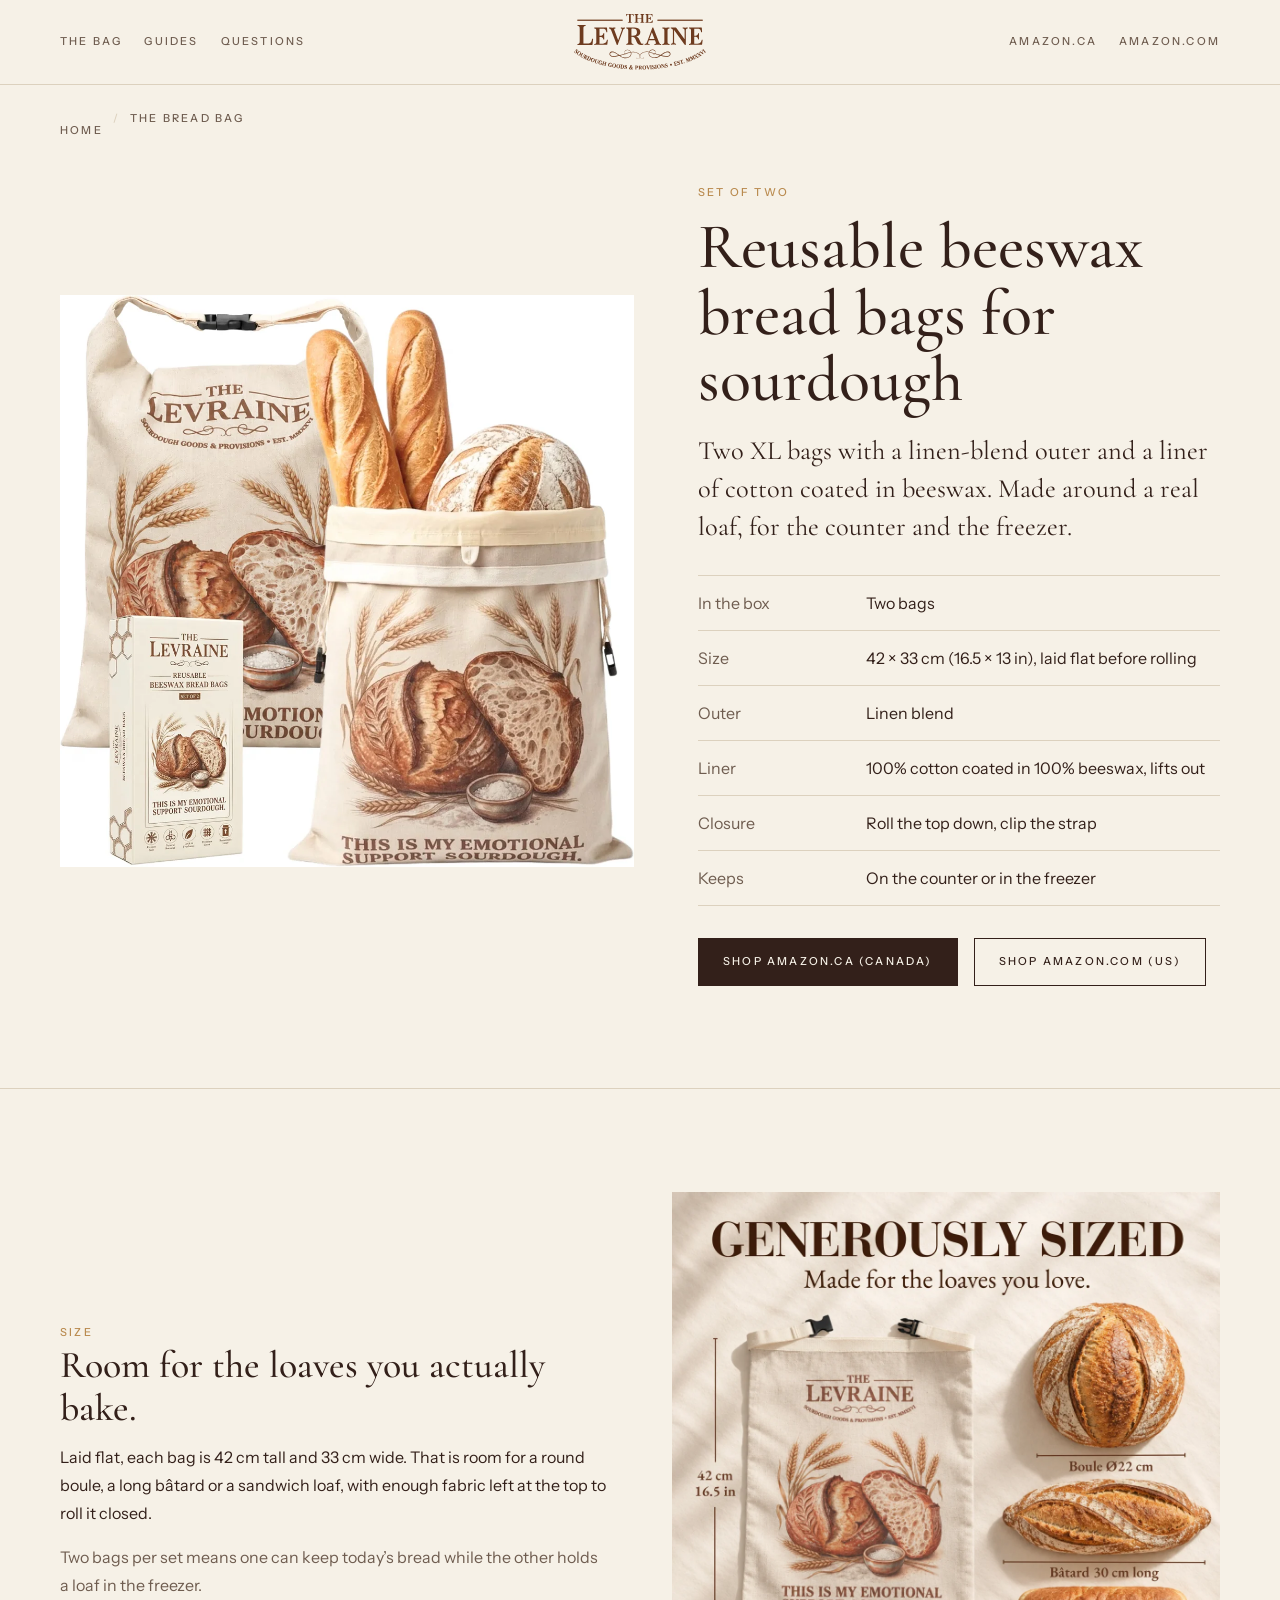
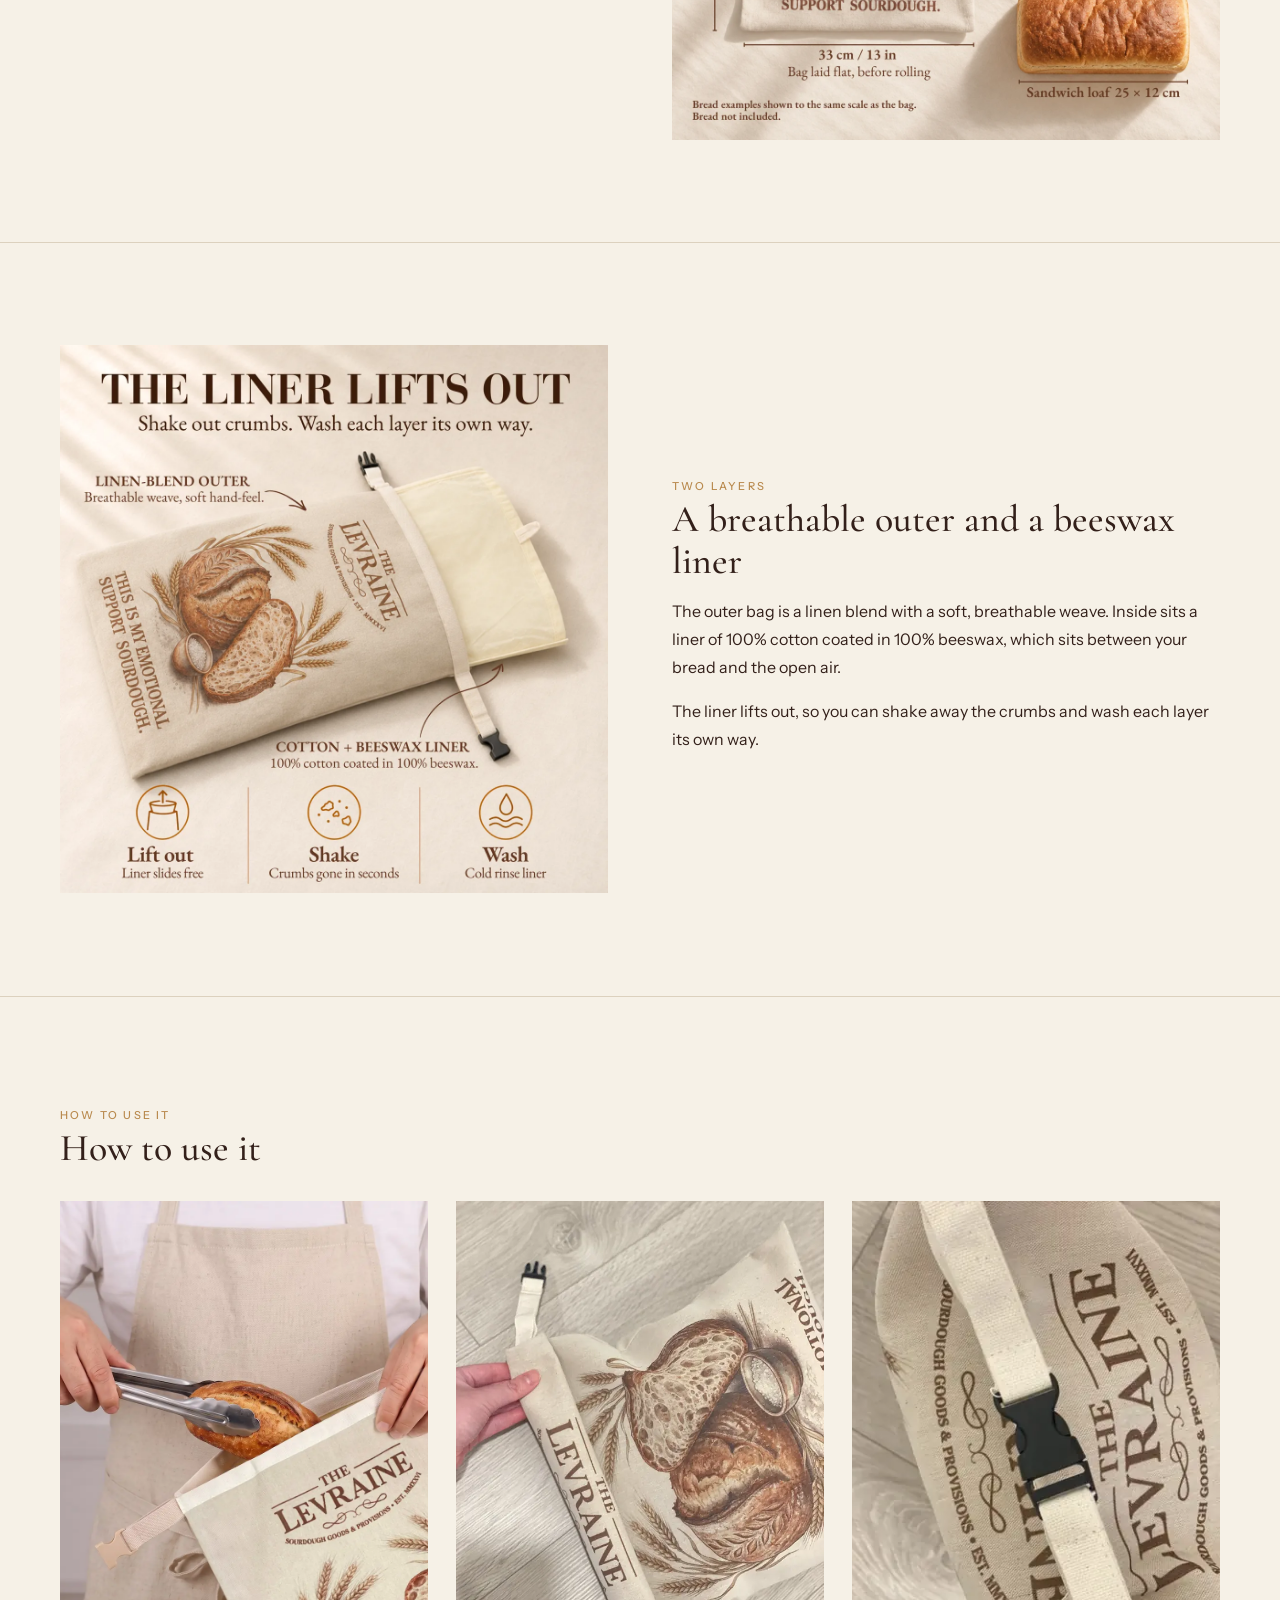
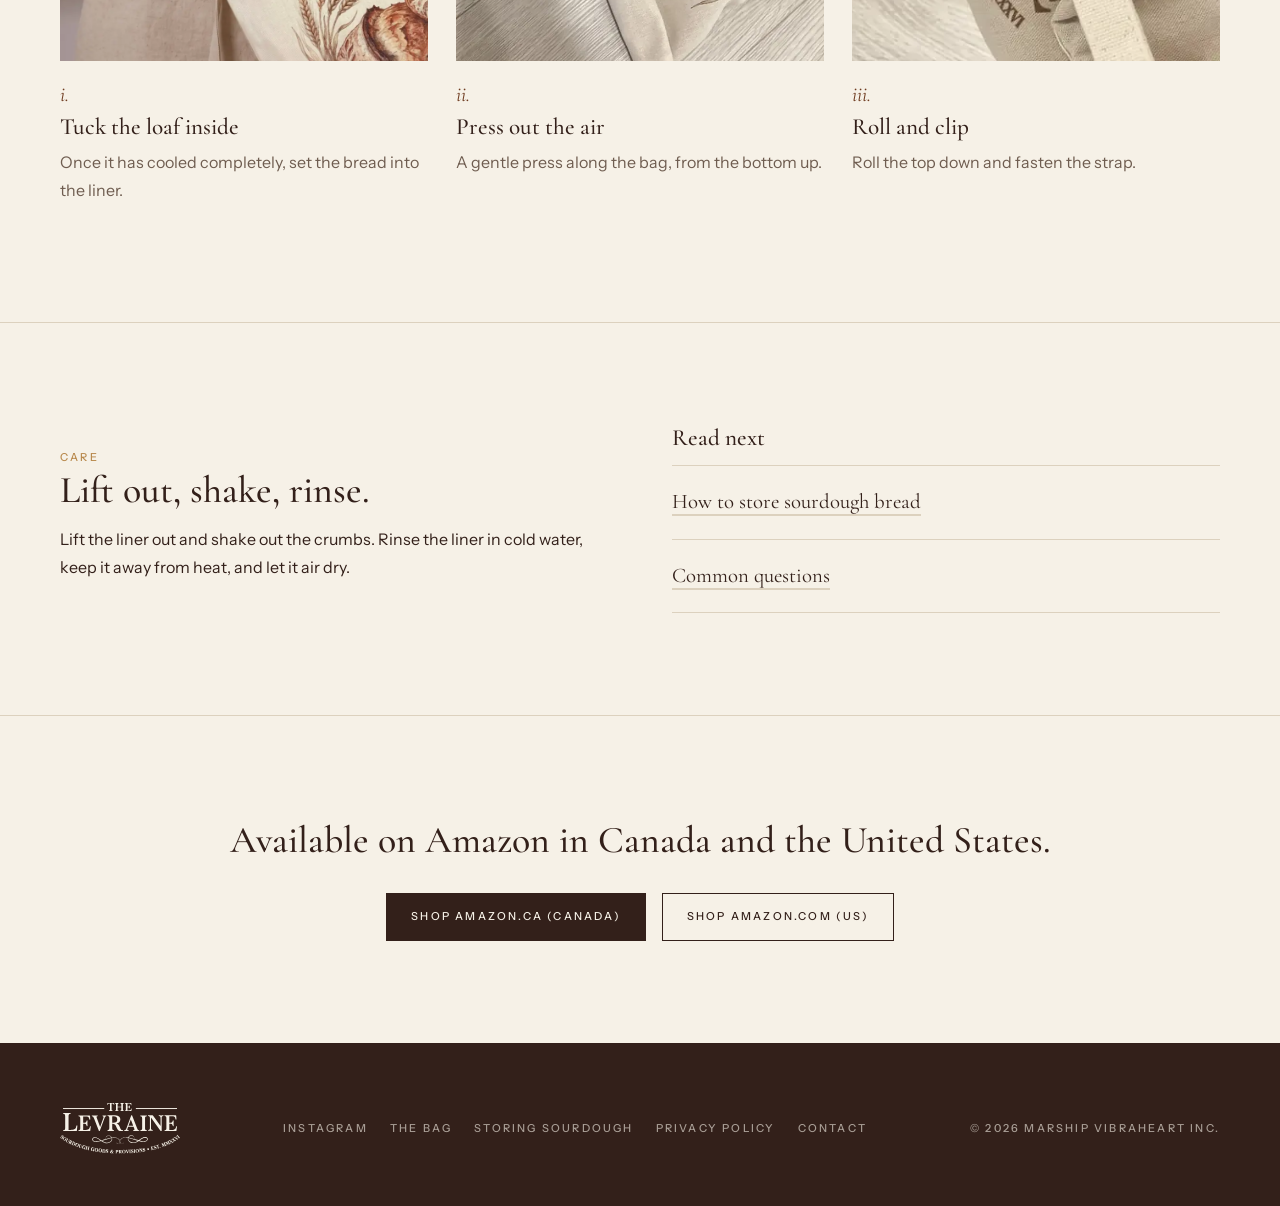
<file: products/beeswax-bread-bags/index.html>
<!doctype html>
<html lang="en">
<head>
<meta charset="utf-8">
<meta name="viewport" content="width=device-width, initial-scale=1, viewport-fit=cover">
<title>LEVRAINE Reusable Beeswax Bread Bags for Sourdough, Set of 2 XL</title>
<meta name="description" content="LEVRAINE bread bags: two XL bags, 42 x 33 cm, with a linen-blend outer and a removable liner of 100% cotton coated in 100% beeswax. Shop on Amazon.ca and Amazon.com.">
<meta name="theme-color" content="#F6F1E7">
<link rel="canonical" href="https://levraine.com/products/beeswax-bread-bags/">
<meta property="og:title" content="LEVRAINE Reusable Beeswax Bread Bags for Sourdough, Set of 2 XL">
<meta property="og:description" content="LEVRAINE bread bags: two XL bags, 42 x 33 cm, with a linen-blend outer and a removable liner of 100% cotton coated in 100% beeswax. Shop on Amazon.ca and Amazon.com.">
<meta property="og:image" content="https://levraine.com/assets/img/bag-set.webp">
<link rel="icon" href="data:image/svg+xml,<svg xmlns=%22http://www.w3.org/2000/svg%22 viewBox=%220 0 100 100%22><rect width=%22100%22 height=%22100%22 rx=%2218%22 fill=%22%236E3B1F%22/><text x=%2250%22 y=%2268%22 text-anchor=%22middle%22 font-size=%2256%22 fill=%22%23F6F1E7%22 font-family=%22Georgia%22>L</text></svg>">
<link rel="preload" href="/assets/fonts/cormorant-garamond-latin-500-normal.woff2" as="font" type="font/woff2" crossorigin>
<link rel="stylesheet" href="/assets/pages.css">
<script type="application/ld+json">
{
  "@context": "https://schema.org",
  "@graph": [
    {
      "@type": "BreadcrumbList",
      "itemListElement": [
        {
          "@type": "ListItem",
          "position": 1,
          "name": "Home",
          "item": "https://levraine.com/"
        },
        {
          "@type": "ListItem",
          "position": 2,
          "name": "The bread bag",
          "item": "https://levraine.com/products/beeswax-bread-bags/"
        }
      ]
    },
    {
      "@type": "Product",
      "@id": "https://levraine.com/#bread-bags",
      "name": "LEVRAINE Beeswax Bread Bags for Sourdough, 2 Pack XL, Removable Liners",
      "description": "A set of two XL reusable bread bags with a linen-blend outer and a removable liner of 100% cotton coated in 100% beeswax. Roll the top and clip the strap to close. For the counter or the freezer.",
      "brand": {
        "@type": "Brand",
        "name": "LEVRAINE"
      },
      "sku": "LEV-BAG-ESD-01",
      "mpn": "LEV-BAG-ESD-01",
      "image": [
        "https://levraine.com/assets/img/bag-set.webp",
        "https://levraine.com/assets/img/sizes.webp",
        "https://levraine.com/assets/img/liner-lifts-out.webp"
      ],
      "material": "Linen blend outer; 100% cotton liner coated in 100% beeswax",
      "size": "42 x 33 cm (16.5 x 13 in)",
      "url": "https://levraine.com/products/beeswax-bread-bags/",
      "sameAs": [
        "https://www.amazon.ca/dp/B0H5FXR8X4",
        "https://www.amazon.com/dp/B0H5FXR8X4"
      ]
    }
  ]
}
</script>
</head>
<body>
<svg width="0" height="0" style="position:absolute" aria-hidden="true"><symbol id="lv-logo" viewBox="0 0 440.23 185.61"><defs><style>.lv1,.lv2{fill:currentColor;}.lv2{fill-rule:evenodd;}</style></defs><path class="lv1" d="M174,1.08l-.41,5.66c0,.42.18.42.5.42h.68c.32,0,.41,0,.55-.42.77-3.33,1.27-4.74,6.58-4.87h1.5V24.22c0,2.16-.5,3.12-3.18,3.62-.41.08-.59.21-.59.54v.38c0,.41.23.54.68.54,2,0,4.68-.13,6.68-.13,1.77,0,3.77.13,5.41.13.45,0,.63-.13.63-.54v-.38c0-.33-.18-.46-.59-.54-2.72-.5-3.09-1.46-3.13-3.62V1.87h.5c6.22,0,6.68,1.34,7.54,4.87.09.34.23.42.54.42h.69c.31,0,.49,0,.49-.42l-.4-5.66C198.64.29,198.41,0,197.28,0H175.43C174.29,0,174.07.29,174,1.08Z"/><path class="lv1" d="M205.5,5.87V23.43c0,2.75-.18,3.83-3.18,4.41-.41.08-.59.21-.59.54v.38c0,.41.23.54.64.54,2,0,4.72-.13,6.67-.13,1.77,0,3.82.13,5.5.13.41,0,.63-.13.63-.54v-.38c0-.33-.18-.46-.59-.54-3-.58-3.18-1.66-3.18-4.41V15.69h13.45v7.74c0,2.75-.14,3.83-3.18,4.41-.36.08-.59.21-.59.54v.38c0,.41.23.54.68.54,1.64,0,3.64-.09,5.41-.13h1.09c1.77,0,3.9.13,5.63.13.41,0,.59-.13.59-.54v-.38c0-.33-.18-.46-.55-.54-3-.58-3.17-1.66-3.17-4.41V5.87c0-2.71.13-3.83,3.17-4.41.37-.08.55-.21.55-.54V.54c0-.41-.18-.54-.59-.54-1.68,0-3.73.09-5.5.13h-1.22C225.4.09,223.4,0,221.76,0c-.45,0-.68.13-.68.54V.92c0,.33.23.46.59.54,3,.58,3.18,1.7,3.18,4.41v7.91H211.4V5.87c0-2.71.19-3.83,3.18-4.41.41-.08.59-.21.59-.54V.54c0-.41-.22-.54-.63-.54-1.68,0-3.73.13-5.5.13h-1.18C206.09.13,204,0,202.37,0c-.41,0-.64.13-.64.54V.92c0,.33.18.46.59.54C205.32,2,205.5,3.16,205.5,5.87Z"/><path class="lv1" d="M241.66,5.87v17.6c0,2.71-.18,3.83-3.18,4.37-.41.08-.59.21-.59.58v.38c0,.37.22.54.63.54,1.18,0,2.55,0,3.91-.09h18.26c1.09,0,1.32-.29,1.41-1.08l.95-7c.05-.46-.09-.67-.59-.67h-.41c-.45,0-.63.13-.72.63-.91,3.74-2.77,6.28-10.59,6.28h-3.18V15.77h.91c3.5,0,5.54.5,6.13,3.79.05.42.14.58.55.58h.64c.5,0,.59-.21.59-.58,0-1.83-.14-3.29-.14-4.79,0-1.79.18-3.24.18-4.7,0-.37-.13-.58-.54-.58h-.64c-.45,0-.59.12-.68.58-.64,3.21-2.54,3.83-6,3.83h-1v-12H252c6,0,6.81.5,7.9,4.37l.27,1.13c.14.37.23.58.73.58h.5c.5,0,.63-.25.59-.67l-.41-6.2C261.55.29,261.33,0,260.24,0H238.52c-.41,0-.63.13-.63.54V.92c0,.33.18.46.59.54C241.48,2,241.66,3.16,241.66,5.87Z"/><path class="lv1" d="M31.39,98.75V49.66c0-6.17.38-8.73,6.65-10.06.85-.19,1.23-.48,1.23-1.24v-.85c0-.95-.47-1.23-1.33-1.23-4.27,0-9.87.28-13.95.28-3.71,0-8.07-.28-11.49-.28-.95,0-1.33.28-1.33,1.23v.85c0,.76.38,1,1.23,1.24C18.67,40.93,19,43.49,19,49.66V89.73c0,6.27-.28,8.73-6.55,10.06-.85.19-1.23.48-1.23,1.24v.85c0,1,.38,1.24,1.33,1.24,1.9,0,4.17-.1,6.45-.1H59.21c2.47,0,2.56-.66,2.75-2.47L63.67,84c.1-.76-.19-1.23-1-1.23H61.39c-.76,0-1.33.09-1.52,1.33l-.38,2.28c-1.23,8-4.74,12.34-21.36,12.34Z"/><path class="lv1" d="M74.31,56.94V91.57c0,5.32-.32,7.53-5.73,8.6-.74.16-1.06.41-1.06,1.14v.74c0,.74.41,1.07,1.14,1.07,2.13,0,4.59-.09,7-.17h32.92c2,0,2.37-.57,2.53-2.13L112.87,87c.08-.9-.16-1.31-1.06-1.31h-.74c-.82,0-1.14.24-1.31,1.23-1.64,7.36-5,12.36-19.07,12.36H85V76.43h1.63c6.31,0,10,1,11.06,7.45.08.82.24,1.14,1,1.14h1.14c.9,0,1.07-.41,1.07-1.14,0-3.61-.25-6.47-.25-9.42,0-3.52.33-6.38.33-9.25,0-.74-.25-1.15-1-1.15H98.79c-.82,0-1.06.25-1.23,1.15-1.14,6.3-4.58,7.53-10.89,7.53H85V49.08h8c10.81,0,12.28,1,14.24,8.6l.49,2.21c.25.74.41,1.15,1.31,1.15h.91c.9,0,1.14-.5,1.06-1.31l-.74-12.2c-.08-1.56-.49-2.13-2.45-2.13H68.66c-.73,0-1.14.24-1.14,1.06v.74c0,.65.32.9,1.06,1.06C74,49.41,74.31,51.62,74.31,56.94Z"/><path class="lv1" d="M162.4,57.33c3-7.82,3.63-8.22,6.85-9.11.73-.16,1.05-.32,1.05-1v-.72a1,1,0,0,0-1.13-1.05c-2,0-3,.24-5,.24H162.4c-2.1,0-3.79-.24-5.08-.24-1,0-1.29.16-1.29,1.05v.72c0,.73.33.89,1,1.13,1.85.56,2.9,1.21,2.9,3a17.57,17.57,0,0,1-1.45,5.48l-11.2,30.88L135.72,56.76c-1.21-3.06-1.94-4.83-1.94-6,0-1.29,1-1.77,3.47-2.58.73-.16,1.05-.32,1.05-1v-.72a.93.93,0,0,0-1.05-1.05c-3,0-6.21.24-9.19.24s-7.17-.24-10.32-.24c-.88,0-1.21.24-1.21,1.05v.72c0,.73.33.89,1,1,3.71,1.13,4.76,1.69,7.42,8.54l17.65,45.47a1,1,0,0,0,1.13.89h.81a1.16,1.16,0,0,0,1.21-.81Z"/><path class="lv1" d="M191.49,72.43V51.73c0-2.3.65-2.95,3.11-2.95h2c8.76,0,13.42,3.76,13.42,11.7s-4.75,12-13.75,12Zm-5.73-27.17h-3.28c-3.6,0-3.6-.16-7.28-.16-.82,0-1.06.32-1.06,1.06v.74c0,.73.32.9,1,1.06,5.15,1.39,5.73,2.21,5.73,8.68V91.17c0,6.54-.74,7.36-5.73,8.67-.66.17-1,.33-1,1.07v.73c0,.82.32,1.07,1,1.07,3,0,6.71-.17,10-.25h2c3.19.08,7.12.25,10.14.25.66,0,1.07-.25,1.07-1.07v-.73c0-.74-.41-.9-1.07-1.07-4.91-1.31-5.72-2.13-5.72-8.1V76.27h1.8c6.71,0,9.57,3,13,10.81l2,4.58c4.18,9.57,7.86,11.46,14.9,11.46a15.62,15.62,0,0,0,7.77-1.64c.65-.41,1-.9.41-1.88l.08.08c-.41-1-.82-1.23-1.47-1a5.64,5.64,0,0,1-2.54.57c-2.37,0-4.33-2-7.85-10.31l-1.56-3.27c-2.21-5-5.4-8.43-10.56-10.32,8.43-1.55,13.67-5.81,13.67-14.89,0-11.86-9-15.38-24.47-15.38H194.6C192.47,45.1,189.44,45.26,185.76,45.26Z"/><path class="lv1" d="M259.76,60.68l8.73,22.85H251.43ZM244.25,91.61c-2.53,6.61-3.34,7.51-7.67,8.65-.73.16-1.06.41-1.06,1.06v.73c0,.82.33,1.07,1.22,1.07,3.11,0,2.86-.25,6-.25h1.72c3.59,0,2.77.25,6.53.25.65,0,1.06-.25,1.06-1.07v-.73c0-.65-.33-.9-1.06-1.06-3-.82-4.17-1.55-4.17-3.1,0-1.23.66-2.86,1.63-5.47l1.56-4.4h19.83l1.71,4.4a17.72,17.72,0,0,1,1.63,5.55c0,1.63-1.14,2.2-4.08,3-.65.16-1,.41-1,1.06v.73c0,.82.33,1.07,1,1.07,3.1,0,6.94-.17,10.12-.25s7.26.25,10.28.25c.9,0,1.23-.25,1.23-1.07v-.73c0-.65-.25-.9-1-1.06-3.27-.82-4.17-1.06-7.19-8.57l-18-45.78c-.32-.65-.57-.81-1.14-.81h-1.14a1,1,0,0,0-1.06.81Z"/><path class="lv1" d="M312,91.56V57c0-5.33.33-7.54,5.74-8.69.73-.17,1.06-.41,1.06-1.07v-.74c0-.82-.41-1.06-1.15-1.06-3,0-6.72.24-9.92.24h-2.13c-3.19,0-7-.24-9.92-.24-.73,0-1.15.24-1.15,1.06v.74c0,.66.33.9,1.07,1.07,5.41,1.15,5.74,3.36,5.74,8.69v34.6c0,5.41-.33,7.54-5.74,8.69-.74.16-1.07.41-1.07,1.06v.74c0,.82.42,1.07,1.15,1.07,3.61,0,8.37-.25,11.89-.25,3.2.08,7.05.25,10.08.25.74,0,1.15-.25,1.15-1.07v-.74c0-.65-.33-.9-1.06-1.06C312.28,99.1,312,97,312,91.56Z"/><path class="lv1" d="M373,101.66v-45c0-5.26.24-7.45,5.59-8.58.73-.17,1-.41,1-1.06v-.73c0-.81-.32-1.05-1.13-1.05-3,0-4.62.24-7,.24h-1c-2.52,0-4.05-.24-7.13-.24-.73,0-1.06.24-1.06,1.05V47c0,.65.33.89,1,1.06,5.42,1.13,5.67,3.32,5.67,8.58v28L341.65,46.56a2.52,2.52,0,0,0-2.51-1.22h-7.78c-3.89,0-3.65-.24-7.62-.24-.81,0-1.13.24-1.13,1v.73c0,.73.32,1,1.05,1.13,5.27,1,6.08,2.84,6.24,7.05V90.88c0,5.35-.32,7.45-5.67,8.59-.73.16-1.06.4-1.06,1v.73c0,.81.41,1.06,1.14,1.06,3.32,0,5-.17,8.1-.25,2.43.08,4,.25,7,.25.73,0,1.14-.25,1.14-1.06v-.73c0-.65-.33-.89-1.06-1-5.35-1.14-5.67-3.24-5.67-8.59V53.44l34.6,48.22c.89,1.21,1.54,1.46,2.27,1.46h.81A1.29,1.29,0,0,0,373,101.66Z"/><path class="lv1" d="M390.29,56.7V91.51c0,5.35-.33,7.57-5.76,8.64-.74.17-1.07.41-1.07,1.16v.74c0,.74.41,1.07,1.15,1.07,2.14,0,4.61-.09,7.08-.17h33.08c2,0,2.39-.57,2.55-2.14l1.73-13.91c.08-.9-.17-1.31-1.07-1.31h-.74c-.83,0-1.15.24-1.32,1.23-1.64,7.41-5,12.43-19.17,12.43H401v-23h1.65c6.34,0,10,1,11.11,7.49.08.82.25,1.15,1,1.15h1.15c.91,0,1.07-.41,1.07-1.15,0-3.62-.25-6.51-.25-9.47,0-3.54.33-6.42.33-9.3,0-.74-.24-1.15-1-1.15h-1.15c-.82,0-1.07.25-1.23,1.15-1.15,6.34-4.61,7.57-11,7.57H401V48.8h8.07c10.86,0,12.35,1,14.32,8.64l.49,2.22c.25.74.42,1.16,1.32,1.16h.91c.9,0,1.15-.5,1.07-1.32l-.75-12.26c-.08-1.57-.49-2.14-2.46-2.14H384.61c-.74,0-1.15.24-1.15,1.07v.74c0,.66.33.9,1.07,1.07C390,49.13,390.29,51.35,390.29,56.7Z"/><rect class="lv1" x="11.28" y="19.28" width="150.72" height="2.76"/><rect class="lv1" x="11.28" y="19.28" width="150.72" height="2.76"/><rect class="lv1" x="278.45" y="19.28" width="150.72" height="2.76"/><rect class="lv1" x="278.45" y="19.28" width="150.72" height="2.76"/><path class="lv1" d="M2.17,124.09,0,126.79l.86.69a.36.36,0,0,1,.52-.09,9.57,9.57,0,0,0,1.79,2.38,4.69,4.69,0,0,0,6.56-.56c3-3.78-2.71-6.81-.94-9a1.73,1.73,0,0,1,2.5-.21c2,1.58-.32,3.2.66,4l.44.36,2.06-2.57-.65-.52c-.16.11-.37.2-.53.07a2.77,2.77,0,0,1-.45-.91,3.86,3.86,0,0,0-1.1-1.4,4,4,0,0,0-5.59.42c-3,3.7,2.69,6.84.75,9.25a2,2,0,0,1-3,.34c-2.48-2-.54-4-1.18-4.49Z"/><path class="lv1" d="M13.63,136.33c-2.31-1.54-.49-5,.69-6.75s3.67-4.73,6-3.2.49,5-.7,6.75S15.92,137.87,13.63,136.33Zm-.5.74c3.16,2.12,6.88,1.14,9.11-2.18s1.71-7.12-1.47-9.25-6.87-1.14-9.1,2.19S10,135,13.13,137.07Z"/><path class="lv1" d="M26.24,129.64l-.13.24c-.62,1.09.77.65,0,1.93l-3.62,6.44c-1.41,2.49-.12,4.63,2.19,5.93s4.65,1.11,5.86-1l3.78-6.71c.73-1.28,1.07.13,1.68-1l.14-.24-2.68-1.51-.14.24c-.61,1.09.77.65,0,1.93l-3.79,6.71a2.66,2.66,0,0,1-3.77.91c-1.82-1-1.51-2.54-.57-4.21l3.42-6.07c.72-1.28,1.06.13,1.67-1l.14-.25Z"/><path class="lv1" d="M37.13,143.49l.14.07c.51.25.49,1.25.51,1.82l.15,5.27,3.47,1.68.15-.3c.42-.87-.44-.44-.51-1.49l-.28-3.92c-.09-1.33-.21-1.92-1.41-2.61l0,0,.43.21c1.46.71,3.61,1,4.75-1.34a3.18,3.18,0,0,0-1.6-4.31l-6.28-3-.14.3c-.51,1,.81.58.19,1.87l-4,8.29c-.62,1.29-1.08,0-1.59,1l-.15.31,4.41,2.14.15-.31c.5-1-.82-.58-.19-1.87Zm2.6-5.36,1.37.67a2.09,2.09,0,0,1,.58,2.89c-1,2-2.38,1.7-3.35,1.23l-.75-.37Z"/><path class="lv1" d="M50.51,143.14l1.19.5c.41.17,3.09,1.37,1,6.36-1.34,3.15-2.91,4.77-5.59,3.63l-.87-.37Zm-3.27,11.69c2.8,1.19,6.62.5,8.39-3.66,1.58-3.72,0-7-2.9-8.23l-5.41-2.29-.13.31c-.45,1.06.85.54.29,1.86l-3.6,8.48c-.56,1.32-1.09,0-1.54,1.08l-.13.31Z"/><path class="lv1" d="M60.65,159.54c-2.61-1-1.65-4.73-.92-6.72s2.45-5.47,5-4.51,1.65,4.73.91,6.72S63.24,160.49,60.65,159.54Zm-.31.84c3.57,1.31,7-.51,8.34-4.27s0-7.32-3.6-8.64-7,.51-8.34,4.27S56.76,159.06,60.34,160.38Z"/><path class="lv1" d="M71.74,150.24l-.08.27c-.38,1.19.88.48.43,1.88l-2.26,7c-.88,2.73.82,4.56,3.34,5.38s4.78.15,5.54-2.19l2.35-7.34c.45-1.4,1.07-.08,1.45-1.27l.09-.26-2.93-1-.08.27c-.39,1.19.88.48.43,1.88l-2.36,7.33a2.68,2.68,0,0,1-3.52,1.65c-2-.64-2-2.19-1.4-4l2.13-6.63c.45-1.4,1.07-.08,1.45-1.27l.09-.27Z"/><path class="lv1" d="M93.15,160.8l1-3.54-.91-.26c-.15.17-.24.34-.51.26s-1.17-1.33-3.21-1.9c-3.56-1-6.82,1.34-7.85,5-1.21,4.32.89,7.35,4.93,8.48,1.27.36,5.34.92,5.69-.33l.09-.32c-.64-.26-.57-.53-.4-1.1l.54-2a1.83,1.83,0,0,1,.77-1.29l-4.41-1.24-.07.27c-.4,1.42,1.25.26.61,2.53l-.32,1.15c-.34,1.2-1,1.79-2.35,1.41-2.89-.82-2.44-4.56-1.77-6.94s2.13-5.24,4.87-4.47c2.89.82,1.24,3.7,2.82,4.14Z"/><path class="lv1" d="M98.87,164.22l.92-3.78c.35-1.43,1.06-.17,1.36-1.38l.06-.27-4.76-1.16-.06.27c-.3,1.22.91.42.57,1.85l-2.18,8.95c-.34,1.43-1.06.16-1.35,1.37l-.07.28,4.76,1.15.07-.27c.29-1.21-.92-.41-.57-1.84l1-4.09,4.73,1.15-1,4.09c-.35,1.42-1.11.15-1.4,1.36l-.07.27,4.81,1.17.07-.27c.29-1.21-.92-.42-.57-1.85l2.17-8.95c.35-1.43,1.06-.16,1.36-1.37l.06-.27L104,159.47l-.06.27c-.3,1.21.91.42.57,1.84l-.92,3.78Z"/><path class="lv1" d="M125.37,168l.71-3.62-.92-.18c-.14.18-.21.36-.49.31s-1.27-1.24-3.36-1.65c-3.62-.7-6.69,1.9-7.41,5.61-.86,4.4,1.48,7.25,5.59,8.05,1.3.26,5.4.49,5.65-.79l.07-.33c-.67-.2-.61-.48-.5-1.06l.39-2a1.83,1.83,0,0,1,.66-1.35l-4.49-.88-.06.27c-.28,1.44,1.27.15.82,2.47L121.8,174c-.24,1.23-.82,1.87-2.22,1.6-3-.58-2.81-4.34-2.34-6.77s1.7-5.4,4.5-4.85c3,.58,1.53,3.58,3.15,3.89Z"/><path class="lv1" d="M132.71,178c-2.74-.45-2.52-4.33-2.17-6.42s1.37-5.83,4.09-5.39,2.51,4.34,2.17,6.43S135.43,178.43,132.71,178Zm-.15.89c3.75.61,6.73-1.82,7.38-5.77s-1.4-7.19-5.17-7.81-6.73,1.82-7.38,5.77S128.79,178.25,132.56,178.87Z"/><path class="lv1" d="M146.87,180.1c-2.75-.37-2.64-4.26-2.35-6.37s1.19-5.86,3.93-5.49,2.64,4.26,2.35,6.36S149.6,180.47,146.87,180.1Zm-.12.88c3.77.51,6.68-2,7.21-6s-1.61-7.14-5.39-7.65-6.68,2-7.21,6S143,180.47,146.75,181Z"/><path class="lv1" d="M159.8,170.12l1.28.14c.44.05,3.35.42,2.77,5.8-.36,3.4-1.4,5.41-4.3,5.1l-.93-.1Zm.26,12.14a6.21,6.21,0,0,0,7-5.93c.44-4-2.05-6.7-5.16-7l-5.84-.62,0,.33c-.13,1.15,1,.27.81,1.7l-1,9.16c-.16,1.42-1,.34-1.16,1.48l0,.34Z"/><path class="lv1" d="M167.92,179.59l-.3,3.45,1.1.1c0-.22.15-.38.38-.36a10,10,0,0,0,2.81,1,4.68,4.68,0,0,0,5.14-4.11c.42-4.84-6.05-4.14-5.81-7a1.73,1.73,0,0,1,2-1.57c2.52.21,1.52,2.84,2.77,2.94l.56.05.28-3.28-.82-.07c-.07.18-.2.37-.41.36a3.08,3.08,0,0,1-.88-.51A3.81,3.81,0,0,0,173,170a4,4,0,0,0-4.41,3.47c-.41,4.73,6.05,4.17,5.78,7.25a2,2,0,0,1-2.29,2c-3.17-.27-2.66-3-3.48-3.06Z"/><path class="lv1" d="M190.19,176.47a6.31,6.31,0,0,1-.88-2.77,1.43,1.43,0,0,1,1.54-1.46,1.71,1.71,0,0,1,1.51,2C192.29,175.57,191.31,176.08,190.19,176.47Zm2.51,1.88c0,.93,1.17.18,1.12,1.25a2.47,2.47,0,0,1-.76,1.6,24.7,24.7,0,0,1-2.39-3.81c1.44-.37,3.14-1.42,3.23-3.17.1-1.95-1.85-2.89-3.42-3a3.57,3.57,0,0,0-4,3.18,5.91,5.91,0,0,0,.84,2.93c-1.78.53-3.77,1.11-3.89,3.41-.15,2.79,2.48,4,4.74,4.13a5.6,5.6,0,0,0,3.55-.93,3.94,3.94,0,0,0,2.61,1.25c.86.05,2.54-.2,3-1l-.65-.63a1.34,1.34,0,0,1-1,.34c-.76,0-1.59-1.11-2-1.77a12.67,12.67,0,0,0,1.37-2.16c.42-1,1.41-.71,1.45-1.38l0-.44-3.86-.21ZM191,183.26a2.63,2.63,0,0,1-1.67.49,3.06,3.06,0,0,1-2.74-3.41,2.21,2.21,0,0,1,1.23-2Z"/><path class="lv1" d="M208.9,185.34V185c0-1.16-1.14-.19-1.12-1.63l.08-3.92,1.89,0c2.05,0,4.47-.52,4.53-3.69.05-2.56-2-3.48-4.11-3.52l-6.08-.12v.34c0,1.15,1,.18,1,1.62l-.17,9.21c0,1.43-1,.43-1,1.58v.33ZM208,173.28l.88,0c1.36,0,2.36.53,2.32,2.46s-1.09,2.7-2.31,2.68l-1,0Z"/><path class="lv1" d="M219.6,179.37h.16c.57,0,1,.91,1.26,1.41l2.45,4.67h3.85v-.34c0-1-.58-.2-1.11-1.11l-2-3.4c-.66-1.16-1-1.64-2.41-1.73v0h.48c1.62,0,3.69-.67,3.68-3.28a3.19,3.19,0,0,0-3.33-3.18l-7,0v.34c0,1.15,1,.16,1,1.59l0,9.22c0,1.43-1,.44-1,1.6v.33h4.9v-.33c0-1.16-1-.17-1-1.6Zm0-6h1.52a2.09,2.09,0,0,1,1.79,2.34c0,2.22-1.39,2.57-2.47,2.58h-.83Z"/><path class="lv1" d="M234.61,184.72c-2.78.06-3.28-3.8-3.33-5.92s.26-6,3-6.05,3.28,3.79,3.33,5.91S237.37,184.65,234.61,184.72Zm0,.89c3.8-.1,6.28-3,6.17-7s-2.71-6.8-6.53-6.71-6.27,3-6.17,7S230.81,185.7,234.63,185.61Z"/><path class="lv1" d="M248.78,180.89l-3-7a5.38,5.38,0,0,1-.3-.71c0-.6.95-.11.9-1.05l0-.38-5,.24,0,.28c0,1,.7.3,1.16,1.4l4.73,11.14,1.34-.07,3.48-11.61c.35-1.19,1.14-.31,1.08-1.43v-.28l-3.22.16,0,.28c.05,1,1,.49,1,1.1a2.78,2.78,0,0,1-.16.76Z"/><path class="lv1" d="M253.9,171.37l0,.28c.08,1.24,1,.12,1.11,1.58l.6,9.2c.1,1.46-1,.47-.9,1.71l0,.28,4.92-.32,0-.28c-.08-1.24-1-.12-1.11-1.58l-.6-9.2c-.09-1.46,1-.47.9-1.71l0-.28Z"/><path class="lv1" d="M260.78,180.57l.27,3.45,1.1-.09c0-.22.09-.4.32-.42a9.67,9.67,0,0,0,2.93.5,4.7,4.7,0,0,0,4.39-4.91c-.39-4.84-6.65-3.09-6.88-5.91a1.73,1.73,0,0,1,1.68-1.87c2.52-.2,2,2.55,3.21,2.45l.57-.05-.27-3.28-.82.07c0,.19-.13.4-.34.41a2.8,2.8,0,0,1-.95-.35,3.88,3.88,0,0,0-1.76-.27,4,4,0,0,0-3.78,4.15c.38,4.73,6.65,3.13,6.9,6.21a2,2,0,0,1-2,2.3c-3.17.25-3.11-2.51-3.94-2.45Z"/><path class="lv1" d="M270.08,170.14l0,.28c.12,1.24,1,.09,1.16,1.56l.88,9.17c.14,1.46-1,.5-.85,1.74l0,.28,4.91-.47,0-.28c-.12-1.24-1-.09-1.16-1.55l-.88-9.17c-.14-1.47,1-.51.85-1.75l0-.27Z"/><path class="lv1" d="M284.11,181.28c-2.76.32-3.61-3.48-3.85-5.59s-.29-6,2.45-6.29,3.61,3.48,3.85,5.58S286.85,181,284.11,181.28Zm.1.89c3.77-.44,6-3.59,5.51-7.57s-3.31-6.53-7.11-6.09-6,3.59-5.51,7.57S280.41,182.61,284.21,182.17Z"/><path class="lv1" d="M294.46,167.34l-4.19.6,0,.27c.18,1.24,1.13,0,1.34,1.48l1.3,9.12c.21,1.46-1,.57-.87,1.8l0,.28,3.31-.48,0-.27c-.18-1.24-1.15,0-1.35-1.48l-1.26-8.77,8.3,9.72,1.26-.18-1.57-11c-.21-1.45.92-.54.74-1.78l0-.27-3.06.43,0,.28c.18,1.23,1,0,1.23,1.5l.83,5.76Z"/><path class="lv1" d="M304,175.67l.57,3.41,1.08-.18c0-.22.06-.41.29-.44a10,10,0,0,0,3,.24,4.7,4.7,0,0,0,4-5.27c-.8-4.79-6.89-2.51-7.36-5.3a1.73,1.73,0,0,1,1.52-2c2.49-.42,2.17,2.37,3.4,2.16l.56-.09-.54-3.25-.82.14c0,.19-.09.41-.3.44a2.84,2.84,0,0,1-1-.27,3.94,3.94,0,0,0-1.78-.12,4,4,0,0,0-3.41,4.46c.78,4.68,6.89,2.55,7.4,5.6a2,2,0,0,1-1.74,2.46c-3.14.52-3.31-2.24-4.13-2.11Z"/><path class="lv1" d="M323.87,172.31a3.28,3.28,0,1,0-3.7-2.61A3.21,3.21,0,0,0,323.87,172.31Z"/><path class="lv1" d="M336.68,160.48l2.24-.54c2-.48,1.87,1.66,2.88,1.41l.52-.12-.82-3.41a2.62,2.62,0,0,1-1.3.74l-7.56,1.83.08.32c.27,1.13,1-.07,1.34,1.33l2.16,9c.34,1.39-.85.67-.58,1.79l.08.32,9.62-2.32-.81-3.35-.41.1c-1.33.32.48,2.35-2,2.95l-2.87.69L338,166.09l1.15-.28c1.26-.3.93,1.19,1.92.95l.47-.11L340.7,163l-.31.08c-1.18.29.05,1.33-1.44,1.69l-1.16.28Z"/><path class="lv1" d="M345.41,167.18l.9,3.34,1.06-.28c0-.22,0-.41.24-.47a10,10,0,0,0,3-.05,4.71,4.71,0,0,0,3.43-5.63c-1.27-4.69-7.11-1.82-7.84-4.55a1.72,1.72,0,0,1,1.3-2.15c2.44-.66,2.4,2.15,3.61,1.82l.54-.14-.85-3.18-.81.21c0,.2,0,.42-.25.48a2.94,2.94,0,0,1-1-.18,4,4,0,0,0-1.78.06,4,4,0,0,0-3,4.77c1.23,4.58,7.11,1.86,7.92,4.84a2,2,0,0,1-1.49,2.62c-3.08.83-3.52-1.9-4.32-1.69Z"/><path class="lv1" d="M353.11,158.38l.47-.14c1.15-.35-1-2,1.92-2.84l.63-.18,2.93,9.74c.42,1.41-1,.72-.6,1.92l.08.26,5-1.49-.09-.27c-.35-1.19-1.13.15-1.56-1.26l-2.93-9.75.62-.18c2.88-.87,2,1.65,3.17,1.3l.47-.14-1-3.39a2.57,2.57,0,0,1-1.25.8L353.58,155a2.61,2.61,0,0,1-1.49,0Z"/><path class="lv1" d="M366.89,161.44a1.55,1.55,0,0,0-.94,2,1.5,1.5,0,1,0,.94-2Z"/><path class="lv1" d="M381.38,154.44l-5.48-6.8-4.06,1.55.09.26c.45,1.17,1-.18,1.52,1.2l3.27,8.61c.53,1.37-.93.79-.48,2l.1.27,3.14-1.2-.1-.26c-.45-1.16-1.11.22-1.63-1.15l-3.06-8h0l6.9,8.64,1-.39-.6-11.18h0l3.1,8.15c.52,1.38-.78.74-.34,1.9l.1.26,4.61-1.75-.09-.26c-.45-1.17-1,.19-1.55-1.18l-3.28-8.61c-.52-1.38.82-.75.37-1.92l-.1-.26-4,1.54Z"/><path class="lv1" d="M395.68,148.53l-5.86-6.47-4,1.78.11.25c.51,1.14,1-.23,1.58,1.11l3.77,8.41c.6,1.34-.88.84-.37,2l.11.25,3.07-1.37-.12-.25c-.51-1.14-1.09.28-1.69-1.06l-3.52-7.85h0l7.39,8.23,1-.46L396,142l0,0,3.57,8c.6,1.34-.74.78-.23,1.92l.11.25,4.51-2-.12-.25c-.51-1.14-1,.25-1.61-1.09l-3.77-8.41c-.6-1.34.77-.79.26-1.93l-.11-.26-4,1.77Z"/><path class="lv1" d="M407.09,142.57l2.81,1.71a2.53,2.53,0,0,1,.91.71c.32.61-.93.39-.41,1.39l.13.25,4.84-2.53-.13-.25c-.51-1-.51.08-1.72-.65l-5.72-3.54.39-4.51c.15-1.67,1.43-1,.82-2.13l-.15-.28-3.39,1.78.13.24c.51,1,1.06-.13,1.37.46a2.2,2.2,0,0,1,0,.92l-.26,2.91-2.84-1.73c-.11-.07-.39-.21-.46-.35-.23-.44.88-.33.4-1.26l-.15-.28L399,137.91l.13.25c.61,1.17.52-.12,1.8.65l5.16,3.14-.41,4.56c-.23,2.65-1.51,1.53-.85,2.8l.13.25,3.43-1.8-.13-.24c-.55-1.06-1,0-1.35-.56a2,2,0,0,1-.08-1Z"/><path class="lv1" d="M417.45,136.8l2.9,1.52a2.54,2.54,0,0,1,1,.66c.36.59-.91.44-.32,1.41l.15.24,4.67-2.83-.15-.24c-.57-.94-.51.11-1.76-.55L418,133.84l.11-4.52c0-1.68,1.36-1.07.68-2.18l-.16-.27-3.28,2,.14.24c.58,1,1.06-.21,1.4.36a2.07,2.07,0,0,1,.11.92l-.07,2.92L414,131.75a1.37,1.37,0,0,1-.48-.31c-.26-.43.86-.39.32-1.28l-.17-.28-4.56,2.77.14.24c.69,1.13.51-.15,1.84.54l5.35,2.81-.12,4.58c-.07,2.65-1.42,1.62-.68,2.85l.15.23,3.31-2-.15-.24c-.61-1-1,.12-1.38-.47a2,2,0,0,1-.14-1Z"/><path class="lv1" d="M429.56,130.41l-6.31-4.25a7.14,7.14,0,0,1-.64-.43c-.34-.49.75-.61.19-1.38l-.21-.3-4,2.89.16.23c.61.85.76-.13,1.74.54l10,6.79,1.1-.78-3.38-11.64c-.35-1.19.78-.88.13-1.79l-.16-.22-2.62,1.87.17.23c.6.84,1.09-.12,1.45.38a3.13,3.13,0,0,1,.27.72Z"/><path class="lv1" d="M428.09,120l.18.22c.79,1,.89-.5,1.83.63l5.87,7.1c.94,1.13-.51,1,.28,1.92l.18.21,3.8-3.14-.18-.22c-.79-1-.89.5-1.83-.63l-5.87-7.1c-.94-1.13.51-1-.28-1.92l-.18-.21Z"/><path class="lv2" d="M219.46,136.76a13.82,13.82,0,0,0-1.85-3.24,15.09,15.09,0,0,0-3-2.82,24.29,24.29,0,0,0-7.22-3.46,34.58,34.58,0,0,0-16.79-.69l-.34.07a13.84,13.84,0,0,0-11.48-7.36c-6.21-.28-11.53,4-11,10.49,0,.35.15,2.82.83,2.62-4.79,1.42-9.7,2.86-14.83,4.16l-2.19.64c-3.87-2.59-7.78-5.32-12-7.82-5.42-3.12-15.64-7.69-20.67.91-3.61,9.33,8.11,14,14.27,12.79a72.24,72.24,0,0,0,17.83-3.45c5.17,3.45,10.48,6.73,16.75,7.61a24.51,24.51,0,0,0,16.11-3,16.4,16.4,0,0,0,6.48-7,12.39,12.39,0,0,0,.56-8.92c.06-.46,4.83-.57,5.31-.6a35,35,0,0,1,9.37.59c7.42,1.54,17.22,9,13.08,17.53A7.89,7.89,0,0,1,214,150a4.22,4.22,0,0,1-4.13-1.15c-.6-.62-.57-2.76-1.27-2.88-1.17-.19-.53,1.53-.26,2a5.29,5.29,0,0,0,2.19,2,6.5,6.5,0,0,0,5.95-.83C220.74,146.38,221.19,141.1,219.46,136.76Zm-47.78-13.84c5.21-4.88,14-2.1,17.12,4-6.44,1.37-12.9,3.28-19.62,5.27A6.9,6.9,0,0,1,171.68,122.92Zm-37.9,17.81c-6.47,1-15.5-2.66-12.68-9.58,7.69-8,18.39.41,27.64,6.86A69.08,69.08,0,0,1,133.78,140.73Zm55.06-4.21c-5.23,10.15-21.48,11.92-31.89,4.1-1-.6-2-1.25-3-1.88,5.37-1.5,10.64-3.09,15.77-4.65,2.69,3.24,7.19,4.52,9.27.39-2.25,3.81-6.35,2.5-8.77-.54,6.45-2,12.7-3.84,18.59-5.33.2,0,.4-.06.61-.11A11.06,11.06,0,0,1,188.84,136.52Z"/><path class="lv2" d="M223.79,148.6a6.5,6.5,0,0,0,6,.83,5.29,5.29,0,0,0,2.19-2c.27-.46.91-2.18-.26-2-.7.12-.66,2.25-1.27,2.88a4.22,4.22,0,0,1-4.12,1.15,7.87,7.87,0,0,1-4.77-4.25c-4.14-8.53,5.66-16,13.08-17.52a34.64,34.64,0,0,1,9.37-.59c.48,0,5.25.14,5.31.6a12.36,12.36,0,0,0,.56,8.91,16.35,16.35,0,0,0,6.48,7,24.4,24.4,0,0,0,16.11,3c6.28-.87,11.59-4.15,16.75-7.61A72.25,72.25,0,0,0,307,142.5c6.16,1.25,17.88-3.46,14.27-12.79-5-8.6-15.25-4-20.67-.92-4.2,2.5-8.11,5.24-12,7.83-.73-.22-1.46-.42-2.19-.65-5.13-1.29-10-2.73-14.83-4.16.68.21.8-2.26.83-2.62.55-6.48-4.78-10.76-11-10.49A13.83,13.83,0,0,0,250,126.07l-.33-.08a34.86,34.86,0,0,0-16.8.69,24.32,24.32,0,0,0-7.22,3.47,15.09,15.09,0,0,0-3,2.82,13.43,13.43,0,0,0-1.85,3.24C219,140.55,219.49,145.83,223.79,148.6Zm47.26-16.94c-6.71-2-13.18-3.91-19.62-5.27,3.11-6.12,11.91-8.91,17.12-4A6.89,6.89,0,0,1,271.05,131.66Zm20.44,5.8c9.25-6.46,20-14.87,27.64-6.87,2.82,6.93-6.21,10.58-12.68,9.58A69.18,69.18,0,0,1,291.49,137.46ZM250.78,128l.6.11c5.89,1.49,12.14,3.37,18.6,5.33-2.43,3-6.53,4.34-8.78.53,2.08,4.14,6.58,2.85,9.27-.38,5.13,1.56,10.4,3.15,15.77,4.64-1,.64-2,1.29-2.95,1.89-10.42,7.82-26.67,6-31.9-4.1A11.06,11.06,0,0,1,250.78,128Z"/></symbol></svg>
<a class="skip" href="#main">Skip to content</a>
<header class="top">
  <div class="in">
    <nav class="left caps" aria-label="Primary"><a href="/products/beeswax-bread-bags/">The bag</a><a href="/guides/how-to-store-sourdough-bread/">Guides</a><a href="/#questions">Questions</a></nav>
    <a class="home" href="/" aria-label="LEVRAINE, home"><svg class="logo" viewBox="0 0 440.23 185.61" role="img" aria-label="LEVRAINE logo: The Levraine, sourdough goods and provisions, established 2026"><use href="#lv-logo"/></svg></a>
    <nav class="right caps" aria-label="Shop"><a href="https://www.amazon.ca/dp/B0H5FXR8X4" rel="noopener" target="_blank">Amazon.ca</a><a href="https://www.amazon.com/dp/B0H5FXR8X4" rel="noopener" target="_blank">Amazon.com</a></nav>
  </div>
</header>
<div class="in crumbs caps"><nav aria-label="Breadcrumb"><ol><li><a href="/">Home</a></li><li aria-current="page">The bread bag</li></ol></nav></div>
<main id="main">

  <section class="block" style="padding-top:24px" aria-labelledby="t">
    <div class="in split wide-l">
      <img src="/assets/img/bag-set.webp" width="1100" height="1100" alt="The LEVRAINE set of two: one bag rolled and clipped shut, one holding two baguettes and a sourdough loaf, beside the gift box">
      <div>
        <span class="caps kicker">Set of two</span>
        <h1 class="title" id="t">Reusable beeswax bread bags for sourdough</h1>
        <p class="lede">Two XL bags with a linen-blend outer and a liner of cotton coated in beeswax. Made around a real loaf, for the counter and the freezer.</p>
        <dl class="spec">
          <div><dt>In the box</dt><dd>Two bags</dd></div>
          <div><dt>Size</dt><dd>42 × 33 cm (16.5 × 13 in), laid flat before rolling</dd></div>
          <div><dt>Outer</dt><dd>Linen blend</dd></div>
          <div><dt>Liner</dt><dd>100% cotton coated in 100% beeswax, lifts out</dd></div>
          <div><dt>Closure</dt><dd>Roll the top down, clip the strap</dd></div>
          <div><dt>Keeps</dt><dd>On the counter or in the freezer</dd></div>
        </dl>
        <div class="acts"><a class="btn dark caps" href="https://www.amazon.ca/dp/B0H5FXR8X4" rel="noopener" target="_blank">Shop Amazon.ca (Canada)</a><a class="btn line caps" href="https://www.amazon.com/dp/B0H5FXR8X4" rel="noopener" target="_blank">Shop Amazon.com (US)</a></div>
      </div>
    </div>
  </section>

  <section class="block rule" aria-labelledby="fit">
    <div class="in split">
      <div>
        <span class="caps kicker">Size</span>
        <h2 id="fit">Room for the loaves you actually bake.</h2>
        <p>Laid flat, each bag is 42 cm tall and 33 cm wide. That is room for a round boule, a long bâtard or a sandwich loaf, with enough fabric left at the top to roll it closed.</p>
        <p class="muted">Two bags per set means one can keep today’s bread while the other holds a loaf in the freezer.</p>
      </div>
      <img src="/assets/img/sizes.webp" width="1200" height="1200" loading="lazy" alt="Bag laid flat measuring 42 by 33 centimetres, shown beside a 22 cm boule, a 30 cm bâtard and a 25 by 12 cm sandwich loaf at the same scale">
    </div>
  </section>

  <section class="block rule" aria-labelledby="layers">
    <div class="in split">
      <img src="/assets/img/liner-lifts-out.webp" width="1200" height="1200" loading="lazy" alt="The liner lifts out: a linen-blend outer bag beside its cotton liner coated in beeswax">
      <div>
        <span class="caps kicker">Two layers</span>
        <h2 id="layers">A breathable outer and a beeswax liner</h2>
        <p>The outer bag is a linen blend with a soft, breathable weave. Inside sits a liner of 100% cotton coated in 100% beeswax, which sits between your bread and the open air.</p>
        <p>The liner lifts out, so you can shake away the crumbs and wash each layer its own way.</p>
      </div>
    </div>
  </section>

  <section class="block rule" aria-labelledby="use">
    <div class="in">
      <span class="caps kicker">How to use it</span>
      <h2 id="use" style="margin-bottom:32px">How to use it</h2>
      <ol class="steps">
        <li><img src="/assets/img/baker-1100.webp" width="1100" height="1088" loading="lazy" alt="A baker lowering a fresh loaf into the bag"><span class="n">i.</span><h3>Tuck the loaf inside</h3><p class="muted">Once it has cooled completely, set the bread into the liner.</p></li>
        <li><img src="/assets/img/hand-roll-640.webp" width="640" height="853" loading="lazy" alt="A hand pressing the air out of the bag"><span class="n">ii.</span><h3>Press out the air</h3><p class="muted">A gentle press along the bag, from the bottom up.</p></li>
        <li><img src="/assets/img/buckle-macro-640.webp" width="640" height="480" loading="lazy" alt="The strap and buckle closing the rolled bag"><span class="n">iii.</span><h3>Roll and clip</h3><p class="muted">Roll the top down and fasten the strap.</p></li>
      </ol>
    </div>
  </section>

  <section class="block rule" aria-labelledby="care">
    <div class="in split">
      <div>
        <span class="caps kicker">Care</span>
        <h2 id="care">Lift out, shake, rinse.</h2>
        <p>Lift the liner out and shake out the crumbs. Rinse the liner in cold water, keep it away from heat, and let it air dry.</p>
      </div>
      <div>
        <h3 style="margin-bottom:12px">Read next</h3>
        <nav class="related" aria-label="Related guides"><a href="/guides/how-to-store-sourdough-bread/">How to store sourdough bread</a><a href="/#questions">Common questions</a></nav>
      </div>
    </div>
  </section>

  <section class="block rule" aria-label="Buy">
    <div class="in" style="text-align:center;display:grid;justify-items:center;gap:18px">
      <h2>Available on Amazon in Canada and the United States.</h2>
      <div class="acts"><a class="btn dark caps" href="https://www.amazon.ca/dp/B0H5FXR8X4" rel="noopener" target="_blank">Shop Amazon.ca (Canada)</a><a class="btn line caps" href="https://www.amazon.com/dp/B0H5FXR8X4" rel="noopener" target="_blank">Shop Amazon.com (US)</a></div>
    </div>
  </section>

</main>
<section class="foot" aria-label="Footer">
  <div class="in">
    <footer class="end caps">
      <a href="/" aria-label="LEVRAINE, home"><svg class="logo" viewBox="0 0 440.23 185.61" aria-hidden="true"><use href="#lv-logo"/></svg></a>
      <nav aria-label="Footer"><a href="https://www.instagram.com/levraine.ca/" rel="noopener" target="_blank">Instagram</a><a href="/products/beeswax-bread-bags/">The bag</a><a href="/guides/how-to-store-sourdough-bread/">Storing sourdough</a><a href="/privacy">Privacy Policy</a><a href="/#contact">Contact</a></nav>
      <span>© 2026 Marship Vibraheart Inc.</span>
    </footer>
  </div>
</section>
</body>
</html>
</file>
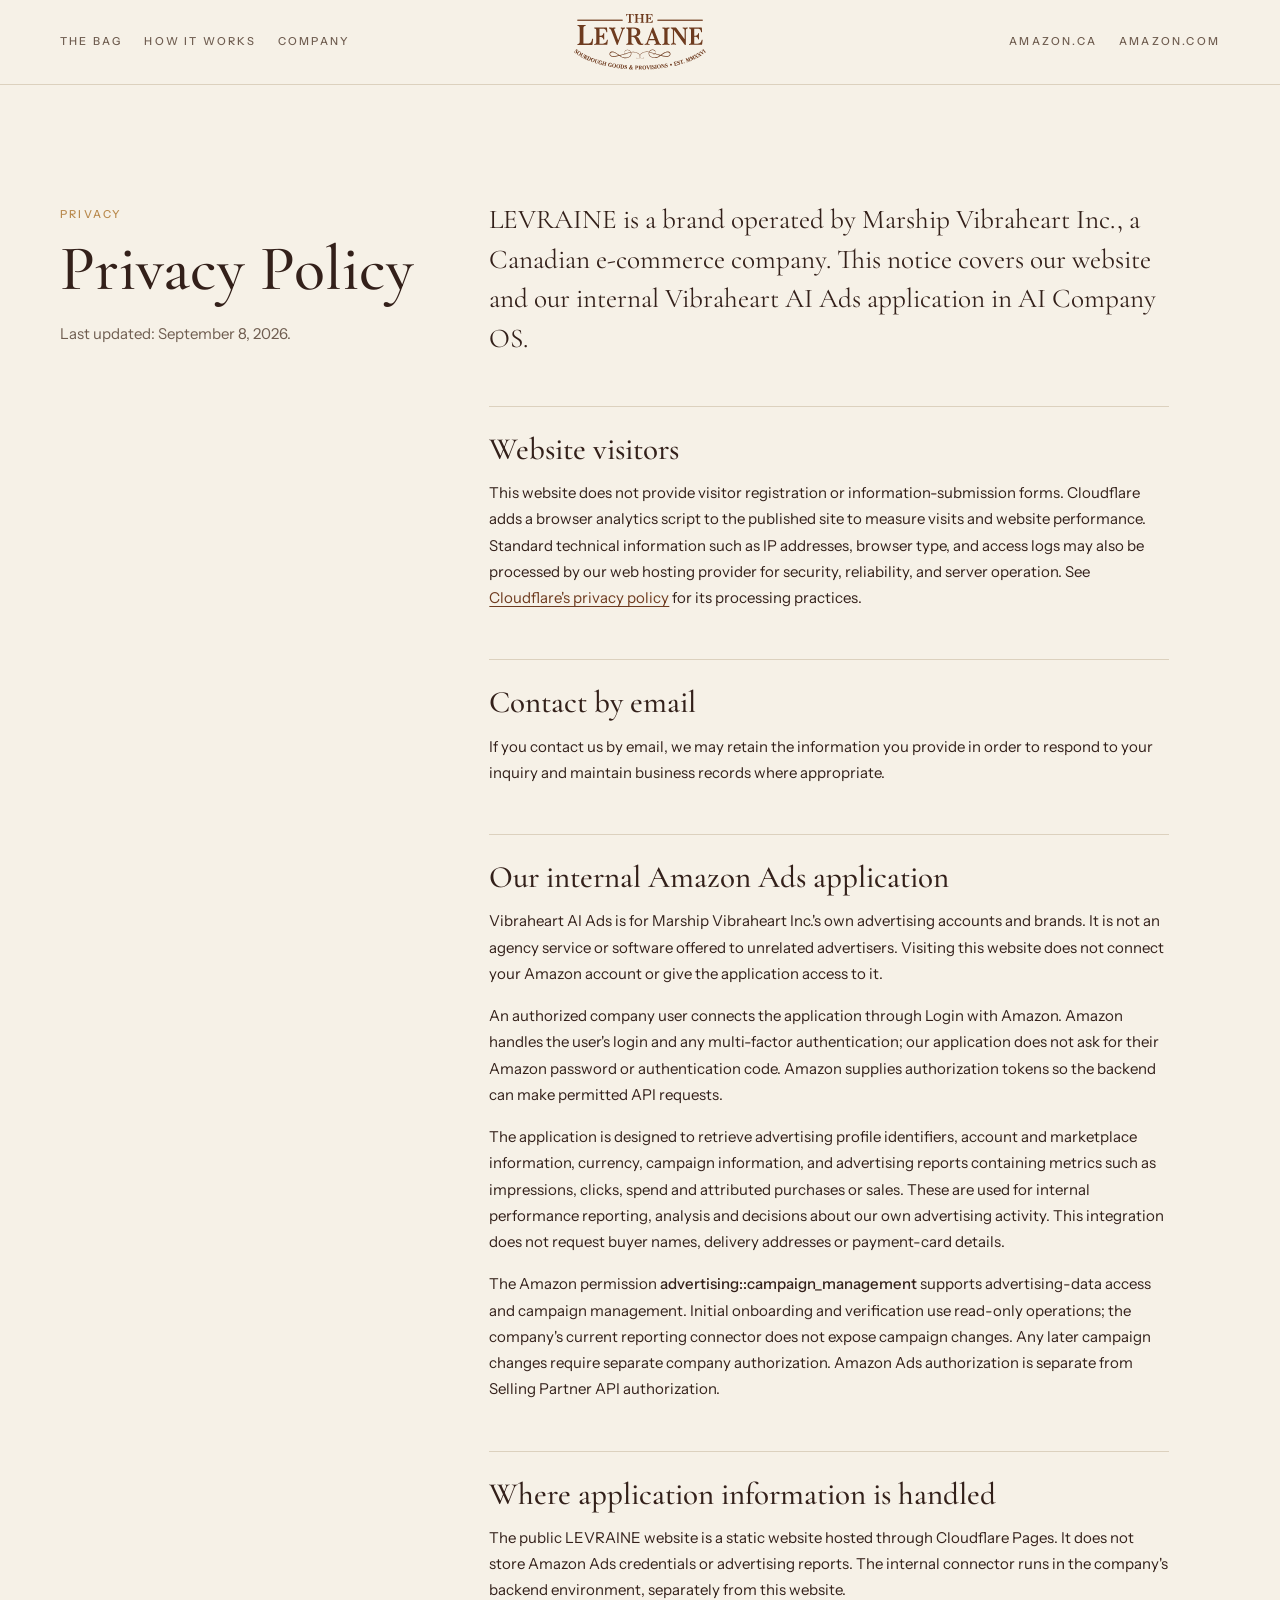
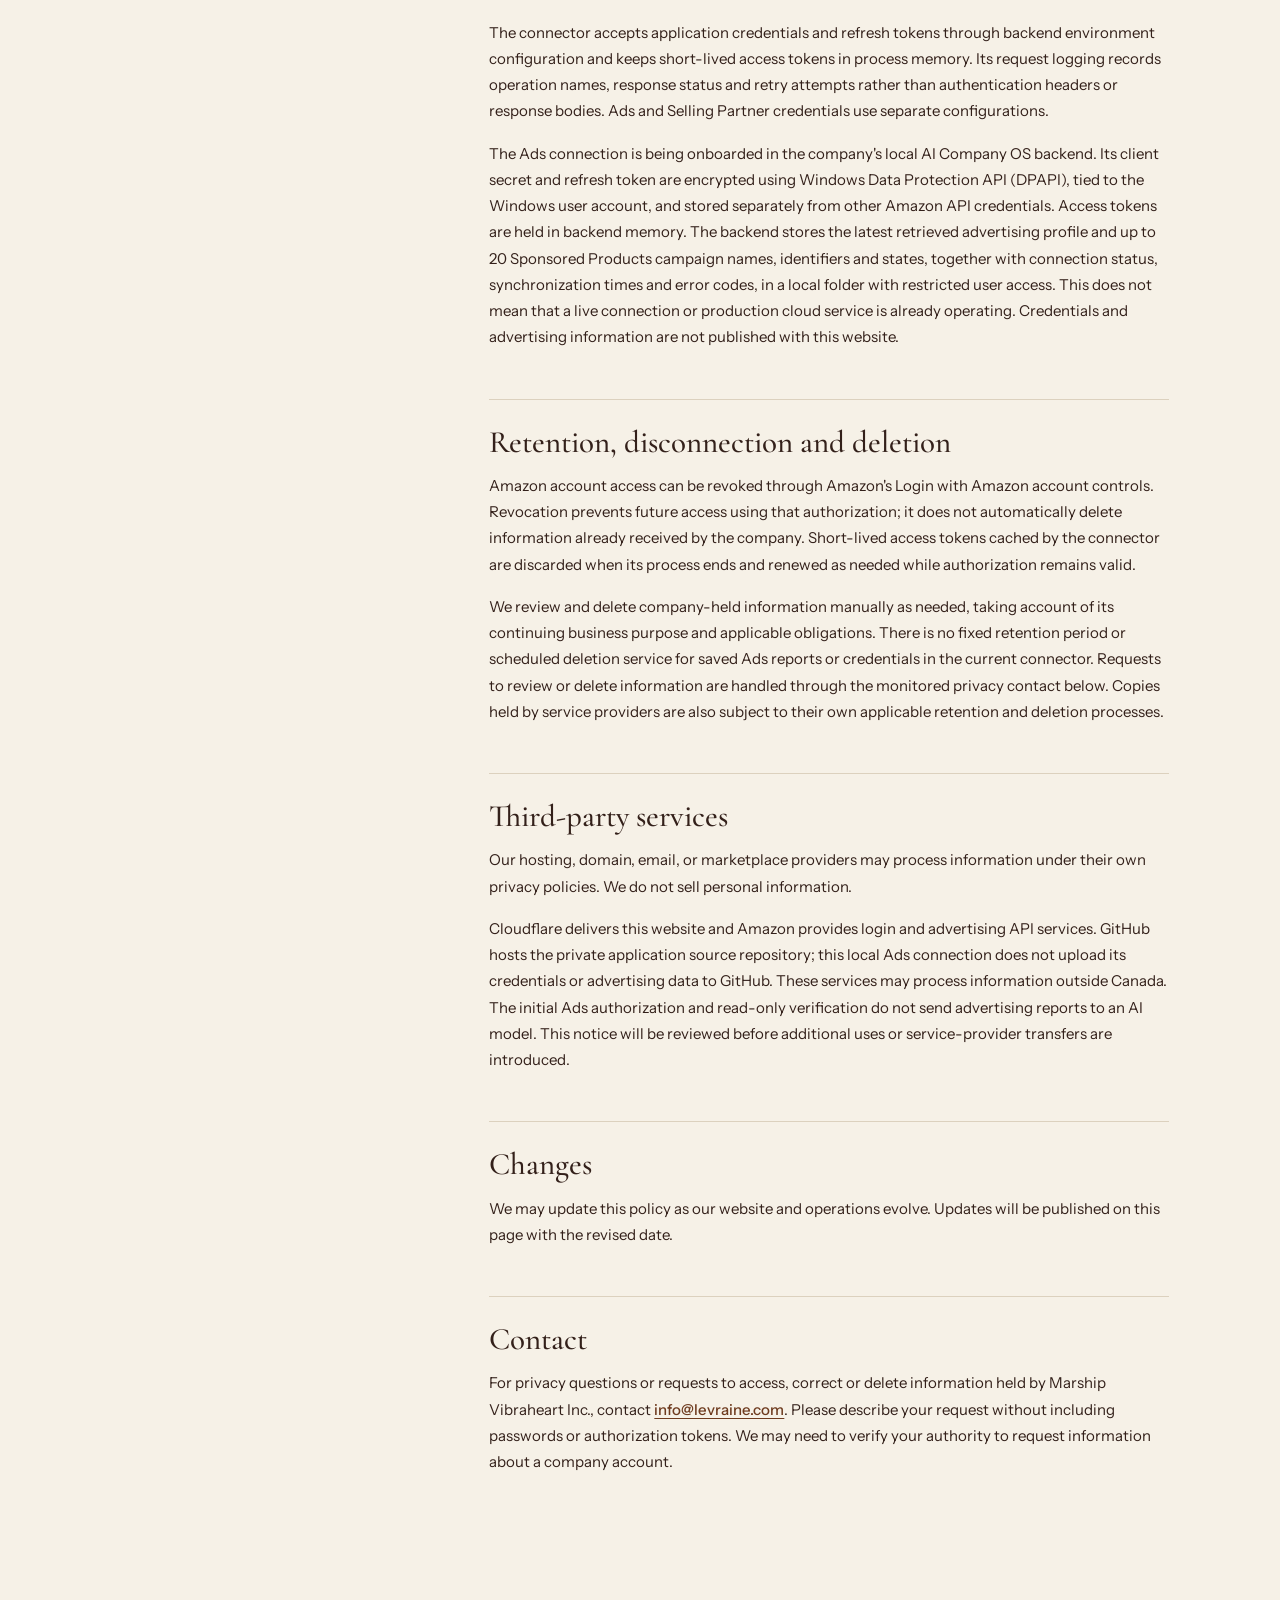
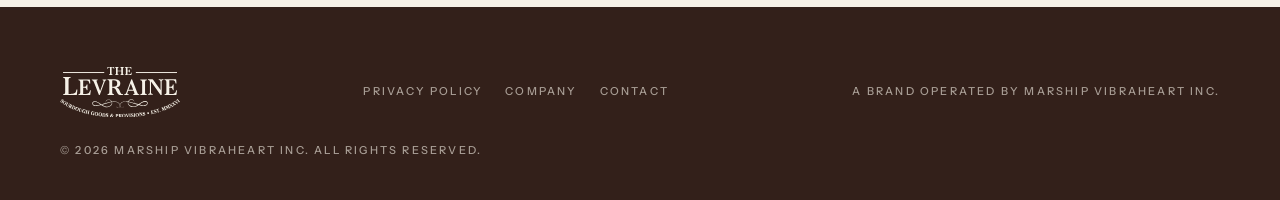
<file: privacy.html>
<!doctype html>
<html lang="en">
<head>
<meta charset="utf-8">
<meta name="viewport" content="width=device-width, initial-scale=1, viewport-fit=cover">
<title>Privacy | LEVRAINE</title>
<meta name="description" content="How Marship Vibraheart Inc. handles information for LEVRAINE and its internal Vibraheart AI Ads application.">
<meta name="theme-color" content="#F6F1E7">
<link rel="canonical" href="https://levraine.com/privacy">
<link rel="icon" href="data:image/svg+xml,<svg xmlns=%22http://www.w3.org/2000/svg%22 viewBox=%220 0 100 100%22><rect width=%22100%22 height=%22100%22 rx=%2218%22 fill=%22%236E3B1F%22/><text x=%2250%22 y=%2268%22 text-anchor=%22middle%22 font-size=%2256%22 fill=%22%23F6F1E7%22 font-family=%22Georgia%22>L</text></svg>">
<style>
@font-face { font-family: "Cormorant Garamond"; src: url(assets/fonts/cormorant-garamond-latin-400-normal.woff2) format("woff2"); font-weight: 400; font-style: normal; font-display: swap; }
@font-face { font-family: "Cormorant Garamond"; src: url(assets/fonts/cormorant-garamond-latin-500-normal.woff2) format("woff2"); font-weight: 500; font-style: normal; font-display: swap; }
@font-face { font-family: "Cormorant Garamond"; src: url(assets/fonts/cormorant-garamond-latin-400-italic.woff2) format("woff2"); font-weight: 400; font-style: italic; font-display: swap; }
@font-face { font-family: "Instrument Sans"; src: url(assets/fonts/instrument-sans-latin-400-normal.woff2) format("woff2"); font-weight: 400; font-display: swap; }
@font-face { font-family: "Instrument Sans"; src: url(assets/fonts/instrument-sans-latin-500-normal.woff2) format("woff2"); font-weight: 500; font-display: swap; }
:root {
  --paper: #F6F1E7; --linen: #ECE3D2; --ink: #33201A; --brown: #6E3B1F; --muted: #6F5D50; --hair: #DCD1BE; --wheat: #B98A4E;
  --serif: "Cormorant Garamond", Garamond, Georgia, serif;
  --sans: "Instrument Sans", "Helvetica Neue", Arial, sans-serif;
  color-scheme: light;
}
* { box-sizing: border-box; }
body { margin: 0; background: var(--paper); color: var(--ink); font: 400 0.9375rem/1.75 var(--sans); -webkit-font-smoothing: antialiased; }
a { color: inherit; }
a:focus-visible { outline: 1px solid currentColor; outline-offset: 5px; }
.skip { position: absolute; left: -9999px; }
.skip:focus { left: 16px; top: 16px; z-index: 10; background: var(--paper); padding: 10px 14px; }
.in { max-width: 1240px; margin: 0 auto; padding-left: max(16px, env(safe-area-inset-left, 0px)); padding-right: max(16px, env(safe-area-inset-right, 0px)); }
@media (min-width: 760px) { .in { padding-left: max(40px, env(safe-area-inset-left, 0px)); padding-right: max(40px, env(safe-area-inset-right, 0px)); } }
.caps { text-transform: uppercase; letter-spacing: 0.2em; font-size: 0.6875rem; font-weight: 500; }
.logo { color: var(--brown); display: block; }
header.top { border-bottom: 1px solid var(--hair); }
header.top .in { display: grid; grid-template-columns: 1fr auto 1fr; align-items: center; min-height: 84px; gap: 12px; }
header.top nav { display: flex; gap: 22px; flex-wrap: wrap; }
header.top nav a { text-decoration: none; padding-block: 12px; color: var(--muted); }
header.top nav a:hover { color: var(--ink); }
header.top .home { width: 132px; padding-block: 8px; }
header.top .right { justify-self: end; }
@media (max-width: 720px) {
  header.top .in { grid-template-columns: 1fr; justify-items: center; padding-block: 10px; gap: 0; }
  header.top .left { display: none; }
  header.top .right { justify-self: center; }
}
.doc .in { display: grid; gap: clamp(32px, 5vw, 72px); padding-block: clamp(64px, 9vw, 120px); }
@media (min-width: 960px) { .doc .in { grid-template-columns: 1fr 2fr; } .doc aside { position: sticky; top: 32px; align-self: start; } }
.doc aside .caps { color: var(--wheat); }
.doc h1 { margin: 10px 0 18px; font-family: var(--serif); font-weight: 500; font-size: clamp(2.4rem, 1.6rem + 3vw, 4rem); line-height: 1.04; }
.doc aside p { margin: 0; color: var(--muted); }
.doc article { max-width: 68ch; }
.doc .lead { margin: 0 0 8px; font-family: var(--serif); font-size: clamp(1.3rem, 1.1rem + 0.8vw, 1.7rem); line-height: 1.45; }
.doc h2 { margin: 48px 0 12px; padding-top: 24px; border-top: 1px solid var(--hair); font-family: var(--serif); font-weight: 500; font-size: clamp(1.5rem, 1.3rem + 0.8vw, 2rem); line-height: 1.2; }
.doc article p { margin: 0 0 16px; }
.doc article a { color: var(--brown); text-underline-offset: 3px; }
.doc strong { font-weight: 500; }
.contact { background: var(--ink); color: var(--paper); }
.contact .in { padding-block: 48px 40px; }
footer.end { display: flex; justify-content: space-between; align-items: center; flex-wrap: wrap; gap: 12px 24px; color: rgba(246,241,231,0.6); }
footer.end a { text-decoration: none; padding-block: 12px; }
footer.end nav { display: flex; align-items: center; gap: 22px; flex-wrap: wrap; }
footer.end .logo { color: var(--paper); width: 120px; }
</style>
</head>
<body>
<svg width="0" height="0" style="position:absolute" aria-hidden="true"><symbol id="lv-logo" viewBox="0 0 440.23 185.61"><defs><style>.lv1,.lv2{fill:currentColor;}.lv2{fill-rule:evenodd;}</style></defs><path class="lv1" d="M174,1.08l-.41,5.66c0,.42.18.42.5.42h.68c.32,0,.41,0,.55-.42.77-3.33,1.27-4.74,6.58-4.87h1.5V24.22c0,2.16-.5,3.12-3.18,3.62-.41.08-.59.21-.59.54v.38c0,.41.23.54.68.54,2,0,4.68-.13,6.68-.13,1.77,0,3.77.13,5.41.13.45,0,.63-.13.63-.54v-.38c0-.33-.18-.46-.59-.54-2.72-.5-3.09-1.46-3.13-3.62V1.87h.5c6.22,0,6.68,1.34,7.54,4.87.09.34.23.42.54.42h.69c.31,0,.49,0,.49-.42l-.4-5.66C198.64.29,198.41,0,197.28,0H175.43C174.29,0,174.07.29,174,1.08Z"/><path class="lv1" d="M205.5,5.87V23.43c0,2.75-.18,3.83-3.18,4.41-.41.08-.59.21-.59.54v.38c0,.41.23.54.64.54,2,0,4.72-.13,6.67-.13,1.77,0,3.82.13,5.5.13.41,0,.63-.13.63-.54v-.38c0-.33-.18-.46-.59-.54-3-.58-3.18-1.66-3.18-4.41V15.69h13.45v7.74c0,2.75-.14,3.83-3.18,4.41-.36.08-.59.21-.59.54v.38c0,.41.23.54.68.54,1.64,0,3.64-.09,5.41-.13h1.09c1.77,0,3.9.13,5.63.13.41,0,.59-.13.59-.54v-.38c0-.33-.18-.46-.55-.54-3-.58-3.17-1.66-3.17-4.41V5.87c0-2.71.13-3.83,3.17-4.41.37-.08.55-.21.55-.54V.54c0-.41-.18-.54-.59-.54-1.68,0-3.73.09-5.5.13h-1.22C225.4.09,223.4,0,221.76,0c-.45,0-.68.13-.68.54V.92c0,.33.23.46.59.54,3,.58,3.18,1.7,3.18,4.41v7.91H211.4V5.87c0-2.71.19-3.83,3.18-4.41.41-.08.59-.21.59-.54V.54c0-.41-.22-.54-.63-.54-1.68,0-3.73.13-5.5.13h-1.18C206.09.13,204,0,202.37,0c-.41,0-.64.13-.64.54V.92c0,.33.18.46.59.54C205.32,2,205.5,3.16,205.5,5.87Z"/><path class="lv1" d="M241.66,5.87v17.6c0,2.71-.18,3.83-3.18,4.37-.41.08-.59.21-.59.58v.38c0,.37.22.54.63.54,1.18,0,2.55,0,3.91-.09h18.26c1.09,0,1.32-.29,1.41-1.08l.95-7c.05-.46-.09-.67-.59-.67h-.41c-.45,0-.63.13-.72.63-.91,3.74-2.77,6.28-10.59,6.28h-3.18V15.77h.91c3.5,0,5.54.5,6.13,3.79.05.42.14.58.55.58h.64c.5,0,.59-.21.59-.58,0-1.83-.14-3.29-.14-4.79,0-1.79.18-3.24.18-4.7,0-.37-.13-.58-.54-.58h-.64c-.45,0-.59.12-.68.58-.64,3.21-2.54,3.83-6,3.83h-1v-12H252c6,0,6.81.5,7.9,4.37l.27,1.13c.14.37.23.58.73.58h.5c.5,0,.63-.25.59-.67l-.41-6.2C261.55.29,261.33,0,260.24,0H238.52c-.41,0-.63.13-.63.54V.92c0,.33.18.46.59.54C241.48,2,241.66,3.16,241.66,5.87Z"/><path class="lv1" d="M31.39,98.75V49.66c0-6.17.38-8.73,6.65-10.06.85-.19,1.23-.48,1.23-1.24v-.85c0-.95-.47-1.23-1.33-1.23-4.27,0-9.87.28-13.95.28-3.71,0-8.07-.28-11.49-.28-.95,0-1.33.28-1.33,1.23v.85c0,.76.38,1,1.23,1.24C18.67,40.93,19,43.49,19,49.66V89.73c0,6.27-.28,8.73-6.55,10.06-.85.19-1.23.48-1.23,1.24v.85c0,1,.38,1.24,1.33,1.24,1.9,0,4.17-.1,6.45-.1H59.21c2.47,0,2.56-.66,2.75-2.47L63.67,84c.1-.76-.19-1.23-1-1.23H61.39c-.76,0-1.33.09-1.52,1.33l-.38,2.28c-1.23,8-4.74,12.34-21.36,12.34Z"/><path class="lv1" d="M74.31,56.94V91.57c0,5.32-.32,7.53-5.73,8.6-.74.16-1.06.41-1.06,1.14v.74c0,.74.41,1.07,1.14,1.07,2.13,0,4.59-.09,7-.17h32.92c2,0,2.37-.57,2.53-2.13L112.87,87c.08-.9-.16-1.31-1.06-1.31h-.74c-.82,0-1.14.24-1.31,1.23-1.64,7.36-5,12.36-19.07,12.36H85V76.43h1.63c6.31,0,10,1,11.06,7.45.08.82.24,1.14,1,1.14h1.14c.9,0,1.07-.41,1.07-1.14,0-3.61-.25-6.47-.25-9.42,0-3.52.33-6.38.33-9.25,0-.74-.25-1.15-1-1.15H98.79c-.82,0-1.06.25-1.23,1.15-1.14,6.3-4.58,7.53-10.89,7.53H85V49.08h8c10.81,0,12.28,1,14.24,8.6l.49,2.21c.25.74.41,1.15,1.31,1.15h.91c.9,0,1.14-.5,1.06-1.31l-.74-12.2c-.08-1.56-.49-2.13-2.45-2.13H68.66c-.73,0-1.14.24-1.14,1.06v.74c0,.65.32.9,1.06,1.06C74,49.41,74.31,51.62,74.31,56.94Z"/><path class="lv1" d="M162.4,57.33c3-7.82,3.63-8.22,6.85-9.11.73-.16,1.05-.32,1.05-1v-.72a1,1,0,0,0-1.13-1.05c-2,0-3,.24-5,.24H162.4c-2.1,0-3.79-.24-5.08-.24-1,0-1.29.16-1.29,1.05v.72c0,.73.33.89,1,1.13,1.85.56,2.9,1.21,2.9,3a17.57,17.57,0,0,1-1.45,5.48l-11.2,30.88L135.72,56.76c-1.21-3.06-1.94-4.83-1.94-6,0-1.29,1-1.77,3.47-2.58.73-.16,1.05-.32,1.05-1v-.72a.93.93,0,0,0-1.05-1.05c-3,0-6.21.24-9.19.24s-7.17-.24-10.32-.24c-.88,0-1.21.24-1.21,1.05v.72c0,.73.33.89,1,1,3.71,1.13,4.76,1.69,7.42,8.54l17.65,45.47a1,1,0,0,0,1.13.89h.81a1.16,1.16,0,0,0,1.21-.81Z"/><path class="lv1" d="M191.49,72.43V51.73c0-2.3.65-2.95,3.11-2.95h2c8.76,0,13.42,3.76,13.42,11.7s-4.75,12-13.75,12Zm-5.73-27.17h-3.28c-3.6,0-3.6-.16-7.28-.16-.82,0-1.06.32-1.06,1.06v.74c0,.73.32.9,1,1.06,5.15,1.39,5.73,2.21,5.73,8.68V91.17c0,6.54-.74,7.36-5.73,8.67-.66.17-1,.33-1,1.07v.73c0,.82.32,1.07,1,1.07,3,0,6.71-.17,10-.25h2c3.19.08,7.12.25,10.14.25.66,0,1.07-.25,1.07-1.07v-.73c0-.74-.41-.9-1.07-1.07-4.91-1.31-5.72-2.13-5.72-8.1V76.27h1.8c6.71,0,9.57,3,13,10.81l2,4.58c4.18,9.57,7.86,11.46,14.9,11.46a15.62,15.62,0,0,0,7.77-1.64c.65-.41,1-.9.41-1.88l.08.08c-.41-1-.82-1.23-1.47-1a5.64,5.64,0,0,1-2.54.57c-2.37,0-4.33-2-7.85-10.31l-1.56-3.27c-2.21-5-5.4-8.43-10.56-10.32,8.43-1.55,13.67-5.81,13.67-14.89,0-11.86-9-15.38-24.47-15.38H194.6C192.47,45.1,189.44,45.26,185.76,45.26Z"/><path class="lv1" d="M259.76,60.68l8.73,22.85H251.43ZM244.25,91.61c-2.53,6.61-3.34,7.51-7.67,8.65-.73.16-1.06.41-1.06,1.06v.73c0,.82.33,1.07,1.22,1.07,3.11,0,2.86-.25,6-.25h1.72c3.59,0,2.77.25,6.53.25.65,0,1.06-.25,1.06-1.07v-.73c0-.65-.33-.9-1.06-1.06-3-.82-4.17-1.55-4.17-3.1,0-1.23.66-2.86,1.63-5.47l1.56-4.4h19.83l1.71,4.4a17.72,17.72,0,0,1,1.63,5.55c0,1.63-1.14,2.2-4.08,3-.65.16-1,.41-1,1.06v.73c0,.82.33,1.07,1,1.07,3.1,0,6.94-.17,10.12-.25s7.26.25,10.28.25c.9,0,1.23-.25,1.23-1.07v-.73c0-.65-.25-.9-1-1.06-3.27-.82-4.17-1.06-7.19-8.57l-18-45.78c-.32-.65-.57-.81-1.14-.81h-1.14a1,1,0,0,0-1.06.81Z"/><path class="lv1" d="M312,91.56V57c0-5.33.33-7.54,5.74-8.69.73-.17,1.06-.41,1.06-1.07v-.74c0-.82-.41-1.06-1.15-1.06-3,0-6.72.24-9.92.24h-2.13c-3.19,0-7-.24-9.92-.24-.73,0-1.15.24-1.15,1.06v.74c0,.66.33.9,1.07,1.07,5.41,1.15,5.74,3.36,5.74,8.69v34.6c0,5.41-.33,7.54-5.74,8.69-.74.16-1.07.41-1.07,1.06v.74c0,.82.42,1.07,1.15,1.07,3.61,0,8.37-.25,11.89-.25,3.2.08,7.05.25,10.08.25.74,0,1.15-.25,1.15-1.07v-.74c0-.65-.33-.9-1.06-1.06C312.28,99.1,312,97,312,91.56Z"/><path class="lv1" d="M373,101.66v-45c0-5.26.24-7.45,5.59-8.58.73-.17,1-.41,1-1.06v-.73c0-.81-.32-1.05-1.13-1.05-3,0-4.62.24-7,.24h-1c-2.52,0-4.05-.24-7.13-.24-.73,0-1.06.24-1.06,1.05V47c0,.65.33.89,1,1.06,5.42,1.13,5.67,3.32,5.67,8.58v28L341.65,46.56a2.52,2.52,0,0,0-2.51-1.22h-7.78c-3.89,0-3.65-.24-7.62-.24-.81,0-1.13.24-1.13,1v.73c0,.73.32,1,1.05,1.13,5.27,1,6.08,2.84,6.24,7.05V90.88c0,5.35-.32,7.45-5.67,8.59-.73.16-1.06.4-1.06,1v.73c0,.81.41,1.06,1.14,1.06,3.32,0,5-.17,8.1-.25,2.43.08,4,.25,7,.25.73,0,1.14-.25,1.14-1.06v-.73c0-.65-.33-.89-1.06-1-5.35-1.14-5.67-3.24-5.67-8.59V53.44l34.6,48.22c.89,1.21,1.54,1.46,2.27,1.46h.81A1.29,1.29,0,0,0,373,101.66Z"/><path class="lv1" d="M390.29,56.7V91.51c0,5.35-.33,7.57-5.76,8.64-.74.17-1.07.41-1.07,1.16v.74c0,.74.41,1.07,1.15,1.07,2.14,0,4.61-.09,7.08-.17h33.08c2,0,2.39-.57,2.55-2.14l1.73-13.91c.08-.9-.17-1.31-1.07-1.31h-.74c-.83,0-1.15.24-1.32,1.23-1.64,7.41-5,12.43-19.17,12.43H401v-23h1.65c6.34,0,10,1,11.11,7.49.08.82.25,1.15,1,1.15h1.15c.91,0,1.07-.41,1.07-1.15,0-3.62-.25-6.51-.25-9.47,0-3.54.33-6.42.33-9.3,0-.74-.24-1.15-1-1.15h-1.15c-.82,0-1.07.25-1.23,1.15-1.15,6.34-4.61,7.57-11,7.57H401V48.8h8.07c10.86,0,12.35,1,14.32,8.64l.49,2.22c.25.74.42,1.16,1.32,1.16h.91c.9,0,1.15-.5,1.07-1.32l-.75-12.26c-.08-1.57-.49-2.14-2.46-2.14H384.61c-.74,0-1.15.24-1.15,1.07v.74c0,.66.33.9,1.07,1.07C390,49.13,390.29,51.35,390.29,56.7Z"/><rect class="lv1" x="11.28" y="19.28" width="150.72" height="2.76"/><rect class="lv1" x="11.28" y="19.28" width="150.72" height="2.76"/><rect class="lv1" x="278.45" y="19.28" width="150.72" height="2.76"/><rect class="lv1" x="278.45" y="19.28" width="150.72" height="2.76"/><path class="lv1" d="M2.17,124.09,0,126.79l.86.69a.36.36,0,0,1,.52-.09,9.57,9.57,0,0,0,1.79,2.38,4.69,4.69,0,0,0,6.56-.56c3-3.78-2.71-6.81-.94-9a1.73,1.73,0,0,1,2.5-.21c2,1.58-.32,3.2.66,4l.44.36,2.06-2.57-.65-.52c-.16.11-.37.2-.53.07a2.77,2.77,0,0,1-.45-.91,3.86,3.86,0,0,0-1.1-1.4,4,4,0,0,0-5.59.42c-3,3.7,2.69,6.84.75,9.25a2,2,0,0,1-3,.34c-2.48-2-.54-4-1.18-4.49Z"/><path class="lv1" d="M13.63,136.33c-2.31-1.54-.49-5,.69-6.75s3.67-4.73,6-3.2.49,5-.7,6.75S15.92,137.87,13.63,136.33Zm-.5.74c3.16,2.12,6.88,1.14,9.11-2.18s1.71-7.12-1.47-9.25-6.87-1.14-9.1,2.19S10,135,13.13,137.07Z"/><path class="lv1" d="M26.24,129.64l-.13.24c-.62,1.09.77.65,0,1.93l-3.62,6.44c-1.41,2.49-.12,4.63,2.19,5.93s4.65,1.11,5.86-1l3.78-6.71c.73-1.28,1.07.13,1.68-1l.14-.24-2.68-1.51-.14.24c-.61,1.09.77.65,0,1.93l-3.79,6.71a2.66,2.66,0,0,1-3.77.91c-1.82-1-1.51-2.54-.57-4.21l3.42-6.07c.72-1.28,1.06.13,1.67-1l.14-.25Z"/><path class="lv1" d="M37.13,143.49l.14.07c.51.25.49,1.25.51,1.82l.15,5.27,3.47,1.68.15-.3c.42-.87-.44-.44-.51-1.49l-.28-3.92c-.09-1.33-.21-1.92-1.41-2.61l0,0,.43.21c1.46.71,3.61,1,4.75-1.34a3.18,3.18,0,0,0-1.6-4.31l-6.28-3-.14.3c-.51,1,.81.58.19,1.87l-4,8.29c-.62,1.29-1.08,0-1.59,1l-.15.31,4.41,2.14.15-.31c.5-1-.82-.58-.19-1.87Zm2.6-5.36,1.37.67a2.09,2.09,0,0,1,.58,2.89c-1,2-2.38,1.7-3.35,1.23l-.75-.37Z"/><path class="lv1" d="M50.51,143.14l1.19.5c.41.17,3.09,1.37,1,6.36-1.34,3.15-2.91,4.77-5.59,3.63l-.87-.37Zm-3.27,11.69c2.8,1.19,6.62.5,8.39-3.66,1.58-3.72,0-7-2.9-8.23l-5.41-2.29-.13.31c-.45,1.06.85.54.29,1.86l-3.6,8.48c-.56,1.32-1.09,0-1.54,1.08l-.13.31Z"/><path class="lv1" d="M60.65,159.54c-2.61-1-1.65-4.73-.92-6.72s2.45-5.47,5-4.51,1.65,4.73.91,6.72S63.24,160.49,60.65,159.54Zm-.31.84c3.57,1.31,7-.51,8.34-4.27s0-7.32-3.6-8.64-7,.51-8.34,4.27S56.76,159.06,60.34,160.38Z"/><path class="lv1" d="M71.74,150.24l-.08.27c-.38,1.19.88.48.43,1.88l-2.26,7c-.88,2.73.82,4.56,3.34,5.38s4.78.15,5.54-2.19l2.35-7.34c.45-1.4,1.07-.08,1.45-1.27l.09-.26-2.93-1-.08.27c-.39,1.19.88.48.43,1.88l-2.36,7.33a2.68,2.68,0,0,1-3.52,1.65c-2-.64-2-2.19-1.4-4l2.13-6.63c.45-1.4,1.07-.08,1.45-1.27l.09-.27Z"/><path class="lv1" d="M93.15,160.8l1-3.54-.91-.26c-.15.17-.24.34-.51.26s-1.17-1.33-3.21-1.9c-3.56-1-6.82,1.34-7.85,5-1.21,4.32.89,7.35,4.93,8.48,1.27.36,5.34.92,5.69-.33l.09-.32c-.64-.26-.57-.53-.4-1.1l.54-2a1.83,1.83,0,0,1,.77-1.29l-4.41-1.24-.07.27c-.4,1.42,1.25.26.61,2.53l-.32,1.15c-.34,1.2-1,1.79-2.35,1.41-2.89-.82-2.44-4.56-1.77-6.94s2.13-5.24,4.87-4.47c2.89.82,1.24,3.7,2.82,4.14Z"/><path class="lv1" d="M98.87,164.22l.92-3.78c.35-1.43,1.06-.17,1.36-1.38l.06-.27-4.76-1.16-.06.27c-.3,1.22.91.42.57,1.85l-2.18,8.95c-.34,1.43-1.06.16-1.35,1.37l-.07.28,4.76,1.15.07-.27c.29-1.21-.92-.41-.57-1.84l1-4.09,4.73,1.15-1,4.09c-.35,1.42-1.11.15-1.4,1.36l-.07.27,4.81,1.17.07-.27c.29-1.21-.92-.42-.57-1.85l2.17-8.95c.35-1.43,1.06-.16,1.36-1.37l.06-.27L104,159.47l-.06.27c-.3,1.21.91.42.57,1.84l-.92,3.78Z"/><path class="lv1" d="M125.37,168l.71-3.62-.92-.18c-.14.18-.21.36-.49.31s-1.27-1.24-3.36-1.65c-3.62-.7-6.69,1.9-7.41,5.61-.86,4.4,1.48,7.25,5.59,8.05,1.3.26,5.4.49,5.65-.79l.07-.33c-.67-.2-.61-.48-.5-1.06l.39-2a1.83,1.83,0,0,1,.66-1.35l-4.49-.88-.06.27c-.28,1.44,1.27.15.82,2.47L121.8,174c-.24,1.23-.82,1.87-2.22,1.6-3-.58-2.81-4.34-2.34-6.77s1.7-5.4,4.5-4.85c3,.58,1.53,3.58,3.15,3.89Z"/><path class="lv1" d="M132.71,178c-2.74-.45-2.52-4.33-2.17-6.42s1.37-5.83,4.09-5.39,2.51,4.34,2.17,6.43S135.43,178.43,132.71,178Zm-.15.89c3.75.61,6.73-1.82,7.38-5.77s-1.4-7.19-5.17-7.81-6.73,1.82-7.38,5.77S128.79,178.25,132.56,178.87Z"/><path class="lv1" d="M146.87,180.1c-2.75-.37-2.64-4.26-2.35-6.37s1.19-5.86,3.93-5.49,2.64,4.26,2.35,6.36S149.6,180.47,146.87,180.1Zm-.12.88c3.77.51,6.68-2,7.21-6s-1.61-7.14-5.39-7.65-6.68,2-7.21,6S143,180.47,146.75,181Z"/><path class="lv1" d="M159.8,170.12l1.28.14c.44.05,3.35.42,2.77,5.8-.36,3.4-1.4,5.41-4.3,5.1l-.93-.1Zm.26,12.14a6.21,6.21,0,0,0,7-5.93c.44-4-2.05-6.7-5.16-7l-5.84-.62,0,.33c-.13,1.15,1,.27.81,1.7l-1,9.16c-.16,1.42-1,.34-1.16,1.48l0,.34Z"/><path class="lv1" d="M167.92,179.59l-.3,3.45,1.1.1c0-.22.15-.38.38-.36a10,10,0,0,0,2.81,1,4.68,4.68,0,0,0,5.14-4.11c.42-4.84-6.05-4.14-5.81-7a1.73,1.73,0,0,1,2-1.57c2.52.21,1.52,2.84,2.77,2.94l.56.05.28-3.28-.82-.07c-.07.18-.2.37-.41.36a3.08,3.08,0,0,1-.88-.51A3.81,3.81,0,0,0,173,170a4,4,0,0,0-4.41,3.47c-.41,4.73,6.05,4.17,5.78,7.25a2,2,0,0,1-2.29,2c-3.17-.27-2.66-3-3.48-3.06Z"/><path class="lv1" d="M190.19,176.47a6.31,6.31,0,0,1-.88-2.77,1.43,1.43,0,0,1,1.54-1.46,1.71,1.71,0,0,1,1.51,2C192.29,175.57,191.31,176.08,190.19,176.47Zm2.51,1.88c0,.93,1.17.18,1.12,1.25a2.47,2.47,0,0,1-.76,1.6,24.7,24.7,0,0,1-2.39-3.81c1.44-.37,3.14-1.42,3.23-3.17.1-1.95-1.85-2.89-3.42-3a3.57,3.57,0,0,0-4,3.18,5.91,5.91,0,0,0,.84,2.93c-1.78.53-3.77,1.11-3.89,3.41-.15,2.79,2.48,4,4.74,4.13a5.6,5.6,0,0,0,3.55-.93,3.94,3.94,0,0,0,2.61,1.25c.86.05,2.54-.2,3-1l-.65-.63a1.34,1.34,0,0,1-1,.34c-.76,0-1.59-1.11-2-1.77a12.67,12.67,0,0,0,1.37-2.16c.42-1,1.41-.71,1.45-1.38l0-.44-3.86-.21ZM191,183.26a2.63,2.63,0,0,1-1.67.49,3.06,3.06,0,0,1-2.74-3.41,2.21,2.21,0,0,1,1.23-2Z"/><path class="lv1" d="M208.9,185.34V185c0-1.16-1.14-.19-1.12-1.63l.08-3.92,1.89,0c2.05,0,4.47-.52,4.53-3.69.05-2.56-2-3.48-4.11-3.52l-6.08-.12v.34c0,1.15,1,.18,1,1.62l-.17,9.21c0,1.43-1,.43-1,1.58v.33ZM208,173.28l.88,0c1.36,0,2.36.53,2.32,2.46s-1.09,2.7-2.31,2.68l-1,0Z"/><path class="lv1" d="M219.6,179.37h.16c.57,0,1,.91,1.26,1.41l2.45,4.67h3.85v-.34c0-1-.58-.2-1.11-1.11l-2-3.4c-.66-1.16-1-1.64-2.41-1.73v0h.48c1.62,0,3.69-.67,3.68-3.28a3.19,3.19,0,0,0-3.33-3.18l-7,0v.34c0,1.15,1,.16,1,1.59l0,9.22c0,1.43-1,.44-1,1.6v.33h4.9v-.33c0-1.16-1-.17-1-1.6Zm0-6h1.52a2.09,2.09,0,0,1,1.79,2.34c0,2.22-1.39,2.57-2.47,2.58h-.83Z"/><path class="lv1" d="M234.61,184.72c-2.78.06-3.28-3.8-3.33-5.92s.26-6,3-6.05,3.28,3.79,3.33,5.91S237.37,184.65,234.61,184.72Zm0,.89c3.8-.1,6.28-3,6.17-7s-2.71-6.8-6.53-6.71-6.27,3-6.17,7S230.81,185.7,234.63,185.61Z"/><path class="lv1" d="M248.78,180.89l-3-7a5.38,5.38,0,0,1-.3-.71c0-.6.95-.11.9-1.05l0-.38-5,.24,0,.28c0,1,.7.3,1.16,1.4l4.73,11.14,1.34-.07,3.48-11.61c.35-1.19,1.14-.31,1.08-1.43v-.28l-3.22.16,0,.28c.05,1,1,.49,1,1.1a2.78,2.78,0,0,1-.16.76Z"/><path class="lv1" d="M253.9,171.37l0,.28c.08,1.24,1,.12,1.11,1.58l.6,9.2c.1,1.46-1,.47-.9,1.71l0,.28,4.92-.32,0-.28c-.08-1.24-1-.12-1.11-1.58l-.6-9.2c-.09-1.46,1-.47.9-1.71l0-.28Z"/><path class="lv1" d="M260.78,180.57l.27,3.45,1.1-.09c0-.22.09-.4.32-.42a9.67,9.67,0,0,0,2.93.5,4.7,4.7,0,0,0,4.39-4.91c-.39-4.84-6.65-3.09-6.88-5.91a1.73,1.73,0,0,1,1.68-1.87c2.52-.2,2,2.55,3.21,2.45l.57-.05-.27-3.28-.82.07c0,.19-.13.4-.34.41a2.8,2.8,0,0,1-.95-.35,3.88,3.88,0,0,0-1.76-.27,4,4,0,0,0-3.78,4.15c.38,4.73,6.65,3.13,6.9,6.21a2,2,0,0,1-2,2.3c-3.17.25-3.11-2.51-3.94-2.45Z"/><path class="lv1" d="M270.08,170.14l0,.28c.12,1.24,1,.09,1.16,1.56l.88,9.17c.14,1.46-1,.5-.85,1.74l0,.28,4.91-.47,0-.28c-.12-1.24-1-.09-1.16-1.55l-.88-9.17c-.14-1.47,1-.51.85-1.75l0-.27Z"/><path class="lv1" d="M284.11,181.28c-2.76.32-3.61-3.48-3.85-5.59s-.29-6,2.45-6.29,3.61,3.48,3.85,5.58S286.85,181,284.11,181.28Zm.1.89c3.77-.44,6-3.59,5.51-7.57s-3.31-6.53-7.11-6.09-6,3.59-5.51,7.57S280.41,182.61,284.21,182.17Z"/><path class="lv1" d="M294.46,167.34l-4.19.6,0,.27c.18,1.24,1.13,0,1.34,1.48l1.3,9.12c.21,1.46-1,.57-.87,1.8l0,.28,3.31-.48,0-.27c-.18-1.24-1.15,0-1.35-1.48l-1.26-8.77,8.3,9.72,1.26-.18-1.57-11c-.21-1.45.92-.54.74-1.78l0-.27-3.06.43,0,.28c.18,1.23,1,0,1.23,1.5l.83,5.76Z"/><path class="lv1" d="M304,175.67l.57,3.41,1.08-.18c0-.22.06-.41.29-.44a10,10,0,0,0,3,.24,4.7,4.7,0,0,0,4-5.27c-.8-4.79-6.89-2.51-7.36-5.3a1.73,1.73,0,0,1,1.52-2c2.49-.42,2.17,2.37,3.4,2.16l.56-.09-.54-3.25-.82.14c0,.19-.09.41-.3.44a2.84,2.84,0,0,1-1-.27,3.94,3.94,0,0,0-1.78-.12,4,4,0,0,0-3.41,4.46c.78,4.68,6.89,2.55,7.4,5.6a2,2,0,0,1-1.74,2.46c-3.14.52-3.31-2.24-4.13-2.11Z"/><path class="lv1" d="M323.87,172.31a3.28,3.28,0,1,0-3.7-2.61A3.21,3.21,0,0,0,323.87,172.31Z"/><path class="lv1" d="M336.68,160.48l2.24-.54c2-.48,1.87,1.66,2.88,1.41l.52-.12-.82-3.41a2.62,2.62,0,0,1-1.3.74l-7.56,1.83.08.32c.27,1.13,1-.07,1.34,1.33l2.16,9c.34,1.39-.85.67-.58,1.79l.08.32,9.62-2.32-.81-3.35-.41.1c-1.33.32.48,2.35-2,2.95l-2.87.69L338,166.09l1.15-.28c1.26-.3.93,1.19,1.92.95l.47-.11L340.7,163l-.31.08c-1.18.29.05,1.33-1.44,1.69l-1.16.28Z"/><path class="lv1" d="M345.41,167.18l.9,3.34,1.06-.28c0-.22,0-.41.24-.47a10,10,0,0,0,3-.05,4.71,4.71,0,0,0,3.43-5.63c-1.27-4.69-7.11-1.82-7.84-4.55a1.72,1.72,0,0,1,1.3-2.15c2.44-.66,2.4,2.15,3.61,1.82l.54-.14-.85-3.18-.81.21c0,.2,0,.42-.25.48a2.94,2.94,0,0,1-1-.18,4,4,0,0,0-1.78.06,4,4,0,0,0-3,4.77c1.23,4.58,7.11,1.86,7.92,4.84a2,2,0,0,1-1.49,2.62c-3.08.83-3.52-1.9-4.32-1.69Z"/><path class="lv1" d="M353.11,158.38l.47-.14c1.15-.35-1-2,1.92-2.84l.63-.18,2.93,9.74c.42,1.41-1,.72-.6,1.92l.08.26,5-1.49-.09-.27c-.35-1.19-1.13.15-1.56-1.26l-2.93-9.75.62-.18c2.88-.87,2,1.65,3.17,1.3l.47-.14-1-3.39a2.57,2.57,0,0,1-1.25.8L353.58,155a2.61,2.61,0,0,1-1.49,0Z"/><path class="lv1" d="M366.89,161.44a1.55,1.55,0,0,0-.94,2,1.5,1.5,0,1,0,.94-2Z"/><path class="lv1" d="M381.38,154.44l-5.48-6.8-4.06,1.55.09.26c.45,1.17,1-.18,1.52,1.2l3.27,8.61c.53,1.37-.93.79-.48,2l.1.27,3.14-1.2-.1-.26c-.45-1.16-1.11.22-1.63-1.15l-3.06-8h0l6.9,8.64,1-.39-.6-11.18h0l3.1,8.15c.52,1.38-.78.74-.34,1.9l.1.26,4.61-1.75-.09-.26c-.45-1.17-1,.19-1.55-1.18l-3.28-8.61c-.52-1.38.82-.75.37-1.92l-.1-.26-4,1.54Z"/><path class="lv1" d="M395.68,148.53l-5.86-6.47-4,1.78.11.25c.51,1.14,1-.23,1.58,1.11l3.77,8.41c.6,1.34-.88.84-.37,2l.11.25,3.07-1.37-.12-.25c-.51-1.14-1.09.28-1.69-1.06l-3.52-7.85h0l7.39,8.23,1-.46L396,142l0,0,3.57,8c.6,1.34-.74.78-.23,1.92l.11.25,4.51-2-.12-.25c-.51-1.14-1,.25-1.61-1.09l-3.77-8.41c-.6-1.34.77-.79.26-1.93l-.11-.26-4,1.77Z"/><path class="lv1" d="M407.09,142.57l2.81,1.71a2.53,2.53,0,0,1,.91.71c.32.61-.93.39-.41,1.39l.13.25,4.84-2.53-.13-.25c-.51-1-.51.08-1.72-.65l-5.72-3.54.39-4.51c.15-1.67,1.43-1,.82-2.13l-.15-.28-3.39,1.78.13.24c.51,1,1.06-.13,1.37.46a2.2,2.2,0,0,1,0,.92l-.26,2.91-2.84-1.73c-.11-.07-.39-.21-.46-.35-.23-.44.88-.33.4-1.26l-.15-.28L399,137.91l.13.25c.61,1.17.52-.12,1.8.65l5.16,3.14-.41,4.56c-.23,2.65-1.51,1.53-.85,2.8l.13.25,3.43-1.8-.13-.24c-.55-1.06-1,0-1.35-.56a2,2,0,0,1-.08-1Z"/><path class="lv1" d="M417.45,136.8l2.9,1.52a2.54,2.54,0,0,1,1,.66c.36.59-.91.44-.32,1.41l.15.24,4.67-2.83-.15-.24c-.57-.94-.51.11-1.76-.55L418,133.84l.11-4.52c0-1.68,1.36-1.07.68-2.18l-.16-.27-3.28,2,.14.24c.58,1,1.06-.21,1.4.36a2.07,2.07,0,0,1,.11.92l-.07,2.92L414,131.75a1.37,1.37,0,0,1-.48-.31c-.26-.43.86-.39.32-1.28l-.17-.28-4.56,2.77.14.24c.69,1.13.51-.15,1.84.54l5.35,2.81-.12,4.58c-.07,2.65-1.42,1.62-.68,2.85l.15.23,3.31-2-.15-.24c-.61-1-1,.12-1.38-.47a2,2,0,0,1-.14-1Z"/><path class="lv1" d="M429.56,130.41l-6.31-4.25a7.14,7.14,0,0,1-.64-.43c-.34-.49.75-.61.19-1.38l-.21-.3-4,2.89.16.23c.61.85.76-.13,1.74.54l10,6.79,1.1-.78-3.38-11.64c-.35-1.19.78-.88.13-1.79l-.16-.22-2.62,1.87.17.23c.6.84,1.09-.12,1.45.38a3.13,3.13,0,0,1,.27.72Z"/><path class="lv1" d="M428.09,120l.18.22c.79,1,.89-.5,1.83.63l5.87,7.1c.94,1.13-.51,1,.28,1.92l.18.21,3.8-3.14-.18-.22c-.79-1-.89.5-1.83-.63l-5.87-7.1c-.94-1.13.51-1-.28-1.92l-.18-.21Z"/><path class="lv2" d="M219.46,136.76a13.82,13.82,0,0,0-1.85-3.24,15.09,15.09,0,0,0-3-2.82,24.29,24.29,0,0,0-7.22-3.46,34.58,34.58,0,0,0-16.79-.69l-.34.07a13.84,13.84,0,0,0-11.48-7.36c-6.21-.28-11.53,4-11,10.49,0,.35.15,2.82.83,2.62-4.79,1.42-9.7,2.86-14.83,4.16l-2.19.64c-3.87-2.59-7.78-5.32-12-7.82-5.42-3.12-15.64-7.69-20.67.91-3.61,9.33,8.11,14,14.27,12.79a72.24,72.24,0,0,0,17.83-3.45c5.17,3.45,10.48,6.73,16.75,7.61a24.51,24.51,0,0,0,16.11-3,16.4,16.4,0,0,0,6.48-7,12.39,12.39,0,0,0,.56-8.92c.06-.46,4.83-.57,5.31-.6a35,35,0,0,1,9.37.59c7.42,1.54,17.22,9,13.08,17.53A7.89,7.89,0,0,1,214,150a4.22,4.22,0,0,1-4.13-1.15c-.6-.62-.57-2.76-1.27-2.88-1.17-.19-.53,1.53-.26,2a5.29,5.29,0,0,0,2.19,2,6.5,6.5,0,0,0,5.95-.83C220.74,146.38,221.19,141.1,219.46,136.76Zm-47.78-13.84c5.21-4.88,14-2.1,17.12,4-6.44,1.37-12.9,3.28-19.62,5.27A6.9,6.9,0,0,1,171.68,122.92Zm-37.9,17.81c-6.47,1-15.5-2.66-12.68-9.58,7.69-8,18.39.41,27.64,6.86A69.08,69.08,0,0,1,133.78,140.73Zm55.06-4.21c-5.23,10.15-21.48,11.92-31.89,4.1-1-.6-2-1.25-3-1.88,5.37-1.5,10.64-3.09,15.77-4.65,2.69,3.24,7.19,4.52,9.27.39-2.25,3.81-6.35,2.5-8.77-.54,6.45-2,12.7-3.84,18.59-5.33.2,0,.4-.06.61-.11A11.06,11.06,0,0,1,188.84,136.52Z"/><path class="lv2" d="M223.79,148.6a6.5,6.5,0,0,0,6,.83,5.29,5.29,0,0,0,2.19-2c.27-.46.91-2.18-.26-2-.7.12-.66,2.25-1.27,2.88a4.22,4.22,0,0,1-4.12,1.15,7.87,7.87,0,0,1-4.77-4.25c-4.14-8.53,5.66-16,13.08-17.52a34.64,34.64,0,0,1,9.37-.59c.48,0,5.25.14,5.31.6a12.36,12.36,0,0,0,.56,8.91,16.35,16.35,0,0,0,6.48,7,24.4,24.4,0,0,0,16.11,3c6.28-.87,11.59-4.15,16.75-7.61A72.25,72.25,0,0,0,307,142.5c6.16,1.25,17.88-3.46,14.27-12.79-5-8.6-15.25-4-20.67-.92-4.2,2.5-8.11,5.24-12,7.83-.73-.22-1.46-.42-2.19-.65-5.13-1.29-10-2.73-14.83-4.16.68.21.8-2.26.83-2.62.55-6.48-4.78-10.76-11-10.49A13.83,13.83,0,0,0,250,126.07l-.33-.08a34.86,34.86,0,0,0-16.8.69,24.32,24.32,0,0,0-7.22,3.47,15.09,15.09,0,0,0-3,2.82,13.43,13.43,0,0,0-1.85,3.24C219,140.55,219.49,145.83,223.79,148.6Zm47.26-16.94c-6.71-2-13.18-3.91-19.62-5.27,3.11-6.12,11.91-8.91,17.12-4A6.89,6.89,0,0,1,271.05,131.66Zm20.44,5.8c9.25-6.46,20-14.87,27.64-6.87,2.82,6.93-6.21,10.58-12.68,9.58A69.18,69.18,0,0,1,291.49,137.46ZM250.78,128l.6.11c5.89,1.49,12.14,3.37,18.6,5.33-2.43,3-6.53,4.34-8.78.53,2.08,4.14,6.58,2.85,9.27-.38,5.13,1.56,10.4,3.15,15.77,4.64-1,.64-2,1.29-2.95,1.89-10.42,7.82-26.67,6-31.9-4.1A11.06,11.06,0,0,1,250.78,128Z"/></symbol></svg>
<a class="skip" href="#main">Skip to content</a>

<header class="top">
  <div class="in">
    <nav class="left caps" aria-label="Primary"><a href="index.html#bag">The bag</a><a href="index.html#ritual">How it works</a><a href="index.html#company">Company</a></nav>
    <a class="home" href="index.html" aria-label="LEVRAINE, home"><svg class="logo" viewBox="0 0 440.23 185.61" role="img" aria-label="LEVRAINE logo: The Levraine, sourdough goods and provisions, established 2026"><use href="#lv-logo"/></svg></a>
    <nav class="right caps" aria-label="Shop"><a href="https://www.amazon.ca/dp/B0H5FXR8X4" rel="noopener" target="_blank">Amazon.ca</a><a href="https://www.amazon.com/dp/B0H5FXR8X4" rel="noopener" target="_blank">Amazon.com</a></nav>
  </div>
</header>

<main id="main" class="doc">
  <div class="in">
    <aside>
      <span class="caps">Privacy</span>
      <h1>Privacy Policy</h1>
      <p>Last updated: September 8, 2026.</p>
    </aside>
    <article>
        <p class="lead">LEVRAINE is a brand operated by Marship Vibraheart Inc., a Canadian e-commerce company. This notice covers our website and our internal Vibraheart AI Ads application in AI Company OS.</p>
        <h2>Website visitors</h2>
        <p>This website does not provide visitor registration or information-submission forms. Cloudflare adds a browser analytics script to the published site to measure visits and website performance. Standard technical information such as IP addresses, browser type, and access logs may also be processed by our web hosting provider for security, reliability, and server operation. See <a href="https://www.cloudflare.com/privacypolicy/">Cloudflare's privacy policy</a> for its processing practices.</p>
        <h2>Contact by email</h2>
        <p>If you contact us by email, we may retain the information you provide in order to respond to your inquiry and maintain business records where appropriate.</p>
        <h2>Our internal Amazon Ads application</h2>
        <p>Vibraheart AI Ads is for Marship Vibraheart Inc.'s own advertising accounts and brands. It is not an agency service or software offered to unrelated advertisers. Visiting this website does not connect your Amazon account or give the application access to it.</p>
        <p>An authorized company user connects the application through Login with Amazon. Amazon handles the user's login and any multi-factor authentication; our application does not ask for their Amazon password or authentication code. Amazon supplies authorization tokens so the backend can make permitted API requests.</p>
        <p>The application is designed to retrieve advertising profile identifiers, account and marketplace information, currency, campaign information, and advertising reports containing metrics such as impressions, clicks, spend and attributed purchases or sales. These are used for internal performance reporting, analysis and decisions about our own advertising activity. This integration does not request buyer names, delivery addresses or payment-card details.</p>
        <p>The Amazon permission <strong>advertising::campaign_management</strong> supports advertising-data access and campaign management. Initial onboarding and verification use read-only operations; the company's current reporting connector does not expose campaign changes. Any later campaign changes require separate company authorization. Amazon Ads authorization is separate from Selling Partner API authorization.</p>
        <h2>Where application information is handled</h2>
        <p>The public LEVRAINE website is a static website hosted through Cloudflare Pages. It does not store Amazon Ads credentials or advertising reports. The internal connector runs in the company's backend environment, separately from this website.</p>
        <p>The connector accepts application credentials and refresh tokens through backend environment configuration and keeps short-lived access tokens in process memory. Its request logging records operation names, response status and retry attempts rather than authentication headers or response bodies. Ads and Selling Partner credentials use separate configurations.</p>
        <p>The Ads connection is being onboarded in the company's local AI Company OS backend. Its client secret and refresh token are encrypted using Windows Data Protection API (DPAPI), tied to the Windows user account, and stored separately from other Amazon API credentials. Access tokens are held in backend memory. The backend stores the latest retrieved advertising profile and up to 20 Sponsored Products campaign names, identifiers and states, together with connection status, synchronization times and error codes, in a local folder with restricted user access. This does not mean that a live connection or production cloud service is already operating. Credentials and advertising information are not published with this website.</p>
        <h2>Retention, disconnection and deletion</h2>
        <p>Amazon account access can be revoked through Amazon's Login with Amazon account controls. Revocation prevents future access using that authorization; it does not automatically delete information already received by the company. Short-lived access tokens cached by the connector are discarded when its process ends and renewed as needed while authorization remains valid.</p>
        <p>We review and delete company-held information manually as needed, taking account of its continuing business purpose and applicable obligations. There is no fixed retention period or scheduled deletion service for saved Ads reports or credentials in the current connector. Requests to review or delete information are handled through the monitored privacy contact below. Copies held by service providers are also subject to their own applicable retention and deletion processes.</p>
        <h2>Third-party services</h2>
        <p>Our hosting, domain, email, or marketplace providers may process information under their own privacy policies. We do not sell personal information.</p>
        <p>Cloudflare delivers this website and Amazon provides login and advertising API services. GitHub hosts the private application source repository; this local Ads connection does not upload its credentials or advertising data to GitHub. These services may process information outside Canada. The initial Ads authorization and read-only verification do not send advertising reports to an AI model. This notice will be reviewed before additional uses or service-provider transfers are introduced.</p>
        <h2>Changes</h2>
        <p>We may update this policy as our website and operations evolve. Updates will be published on this page with the revised date.</p>
        <h2>Contact</h2>
        <p>For privacy questions or requests to access, correct or delete information held by Marship Vibraheart Inc., contact <a href="mailto:info@levraine.com"><strong>info@levraine.com</strong></a>. Please describe your request without including passwords or authorization tokens. We may need to verify your authority to request information about a company account.</p>
    </article>
  </div>
</main>

<section class="contact" aria-label="Footer">
  <div class="in">
    <footer class="end caps">
      <a href="index.html" aria-label="LEVRAINE, home"><svg class="logo" viewBox="0 0 440.23 185.61" aria-hidden="true"><use href="#lv-logo"/></svg></a>
      <nav aria-label="Footer"><a href="privacy.html" aria-current="page">Privacy Policy</a><a href="index.html#company">Company</a><a href="index.html#contact">Contact</a></nav>
      <span>A brand operated by Marship Vibraheart Inc.</span>
      <span>© 2026 Marship Vibraheart Inc. All rights reserved.</span>
    </footer>
  </div>
</section>
</body>
</html>
</file>
<file: assets/pages.css>
@font-face { font-family: "Cormorant Garamond"; src: url(/assets/fonts/cormorant-garamond-latin-400-normal.woff2) format("woff2"); font-weight: 400; font-display: swap; }
@font-face { font-family: "Cormorant Garamond"; src: url(/assets/fonts/cormorant-garamond-latin-500-normal.woff2) format("woff2"); font-weight: 500; font-display: swap; }
@font-face { font-family: "Cormorant Garamond"; src: url(/assets/fonts/cormorant-garamond-latin-400-italic.woff2) format("woff2"); font-weight: 400; font-style: italic; font-display: swap; }
@font-face { font-family: "Instrument Sans"; src: url(/assets/fonts/instrument-sans-latin-400-normal.woff2) format("woff2"); font-weight: 400; font-display: swap; }
@font-face { font-family: "Instrument Sans"; src: url(/assets/fonts/instrument-sans-latin-500-normal.woff2) format("woff2"); font-weight: 500; font-display: swap; }
:root { --paper: #F6F1E7; --linen: #ECE3D2; --ink: #33201A; --brown: #6E3B1F; --muted: #6F5D50; --hair: #DCD1BE; --wheat: #B98A4E;
  --serif: "Cormorant Garamond", Garamond, Georgia, serif; --sans: "Instrument Sans", "Helvetica Neue", Arial, sans-serif; color-scheme: light; }
* { box-sizing: border-box; }
body { margin: 0; background: var(--paper); color: var(--ink); font: 400 1rem/1.75 var(--sans); -webkit-font-smoothing: antialiased; }
img { display: block; max-width: 100%; height: auto; }
a { color: inherit; }
a:focus-visible, summary:focus-visible { outline: 1px solid currentColor; outline-offset: 5px; }
.skip { position: absolute; left: -9999px; } .skip:focus { left: 16px; top: 16px; z-index: 10; background: var(--paper); padding: 10px 14px; }
.in { max-width: 1240px; margin: 0 auto; padding-left: max(16px, env(safe-area-inset-left, 0px)); padding-right: max(16px, env(safe-area-inset-right, 0px)); }
@media (min-width: 760px) { .in { padding-left: max(40px, env(safe-area-inset-left, 0px)); padding-right: max(40px, env(safe-area-inset-right, 0px)); } }
.caps { text-transform: uppercase; letter-spacing: 0.2em; font-size: 0.6875rem; font-weight: 500; }
.logo { color: var(--brown); display: block; }
header.top { border-bottom: 1px solid var(--hair); }
header.top .in { display: grid; grid-template-columns: 1fr auto 1fr; align-items: center; min-height: 84px; gap: 12px; }
header.top nav { display: flex; gap: 22px; flex-wrap: wrap; }
header.top nav a { text-decoration: none; padding-block: 12px; color: var(--muted); }
header.top nav a:hover { color: var(--ink); }
header.top .home { width: 132px; padding-block: 8px; }
header.top .right { justify-self: end; }
@media (max-width: 720px) { header.top .in { grid-template-columns: 1fr; justify-items: center; padding-block: 10px; gap: 0; } header.top .left { display: none; } header.top .right { justify-self: center; } }
.crumbs { padding-top: 24px; color: var(--muted); }
.crumbs ol { list-style: none; margin: 0; padding: 0; display: flex; flex-wrap: wrap; gap: 4px 10px; }
.crumbs li + li::before { content: "/"; margin-right: 10px; color: var(--hair); }
.crumbs a { text-decoration: none; display: inline-block; padding-block: 12px; }
.kicker { color: var(--wheat); }
h1.title { margin: 10px 0 18px; font-family: var(--serif); font-weight: 500; font-size: clamp(2.4rem, 1.6rem + 3vw, 4.2rem); line-height: 1.04; max-width: 18ch; }
.lede { margin: 0 0 28px; font-family: var(--serif); font-size: clamp(1.25rem, 1.05rem + 0.8vw, 1.65rem); line-height: 1.45; max-width: 40ch; }
h2 { margin: 0 0 14px; font-family: var(--serif); font-weight: 500; font-size: clamp(1.7rem, 1.4rem + 1.2vw, 2.5rem); line-height: 1.12; }
h3 { margin: 0 0 6px; font-family: var(--serif); font-weight: 500; font-size: 1.45rem; line-height: 1.2; }
p { margin: 0 0 16px; }
.muted { color: var(--muted); }
.acts { display: flex; flex-wrap: wrap; gap: 12px 16px; align-items: center; }
.btn { display: inline-flex; align-items: center; justify-content: center; min-height: 48px; padding: 0 24px; text-decoration: none; border: 1px solid var(--ink); }
.btn.dark { background: var(--ink); color: var(--paper); } .btn.dark:hover { background: transparent; color: var(--ink); }
.btn.line { color: var(--ink); } .btn.line:hover { background: var(--ink); color: var(--paper); }
.block { padding-block: clamp(56px, 8vw, 110px); }
.rule { border-top: 1px solid var(--hair); }
.split { display: grid; gap: clamp(32px, 5vw, 80px); align-items: center; }
@media (min-width: 900px) { .split { grid-template-columns: 1fr 1fr; } .split.wide-l { grid-template-columns: 1.1fr 1fr; } }
.spec { margin: 0 0 32px; border-top: 1px solid var(--hair); }
.spec div { display: grid; grid-template-columns: 9.5rem 1fr; gap: 16px; padding: 13px 0; border-bottom: 1px solid var(--hair); }
.spec dt { color: var(--muted); } .spec dd { margin: 0; }
@media (max-width: 420px) { .spec div { grid-template-columns: 1fr; gap: 2px; } }
.steps { list-style: none; margin: 0; padding: 0; display: grid; gap: 36px; }
@media (min-width: 760px) { .steps { grid-template-columns: repeat(3, 1fr); gap: 28px; } }
.steps img { width: 100%; aspect-ratio: 4 / 5; object-fit: cover; margin-bottom: 16px; }
.steps .n { font-family: var(--serif); font-style: italic; color: var(--brown); font-size: 1.3rem; }
.prose { max-width: 68ch; }
.prose h2 { margin-top: 56px; padding-top: 28px; border-top: 1px solid var(--hair); }
.prose h3 { margin-top: 28px; }
.prose a { color: var(--brown); text-underline-offset: 3px; }
.prose ul { padding-left: 1.2em; margin: 0 0 16px; } .prose li { margin-bottom: 8px; }
.toc { border-top: 1px solid var(--hair); border-bottom: 1px solid var(--hair); padding: 16px 0; margin: 8px 0 8px; }
.toc ol { margin: 8px 0 0; padding-left: 1.2em; } .toc a { text-decoration: none; display: inline-block; padding-block: 6px; }
.compare { width: 100%; border-collapse: collapse; margin: 8px 0 24px; font-size: 0.9375rem; }
.compare th, .compare td { text-align: left; vertical-align: top; padding: 12px 12px 12px 0; border-bottom: 1px solid var(--hair); }
.compare th { font-weight: 500; color: var(--muted); }
.compare td:first-child { font-family: var(--serif); font-size: 1.15rem; }
@media (max-width: 640px) { .compare thead { display: none; } .compare tr { display: block; padding: 12px 0; border-bottom: 1px solid var(--hair); } .compare td { display: block; border: 0; padding: 2px 0; } .compare td[data-l]::before { content: attr(data-l) ": "; color: var(--muted); } }
.aside-card { background: var(--linen); padding: clamp(24px, 4vw, 40px); margin: 40px 0; }
.aside-card p:last-child { margin-bottom: 0; }
.note { color: var(--muted); font-size: 0.875rem; }
.related { display: grid; gap: 0; border-top: 1px solid var(--hair); }
.related a { display: flex; justify-content: space-between; gap: 16px; padding: 18px 0; border-bottom: 1px solid var(--hair); text-decoration: none; font-family: var(--serif); font-size: 1.3rem; }
.related a { text-decoration: underline; text-decoration-color: var(--hair); text-underline-offset: 6px; }
.foot { background: var(--ink); color: var(--paper); }
.foot .in { padding-block: 48px 40px; }
footer.end { display: flex; justify-content: space-between; align-items: center; flex-wrap: wrap; gap: 12px 24px; color: rgba(246,241,231,0.6); }
footer.end a { text-decoration: none; padding-block: 12px; }
footer.end nav { display: flex; align-items: center; gap: 22px; flex-wrap: wrap; }
footer.end .logo { color: var(--paper); width: 120px; }
</file>
